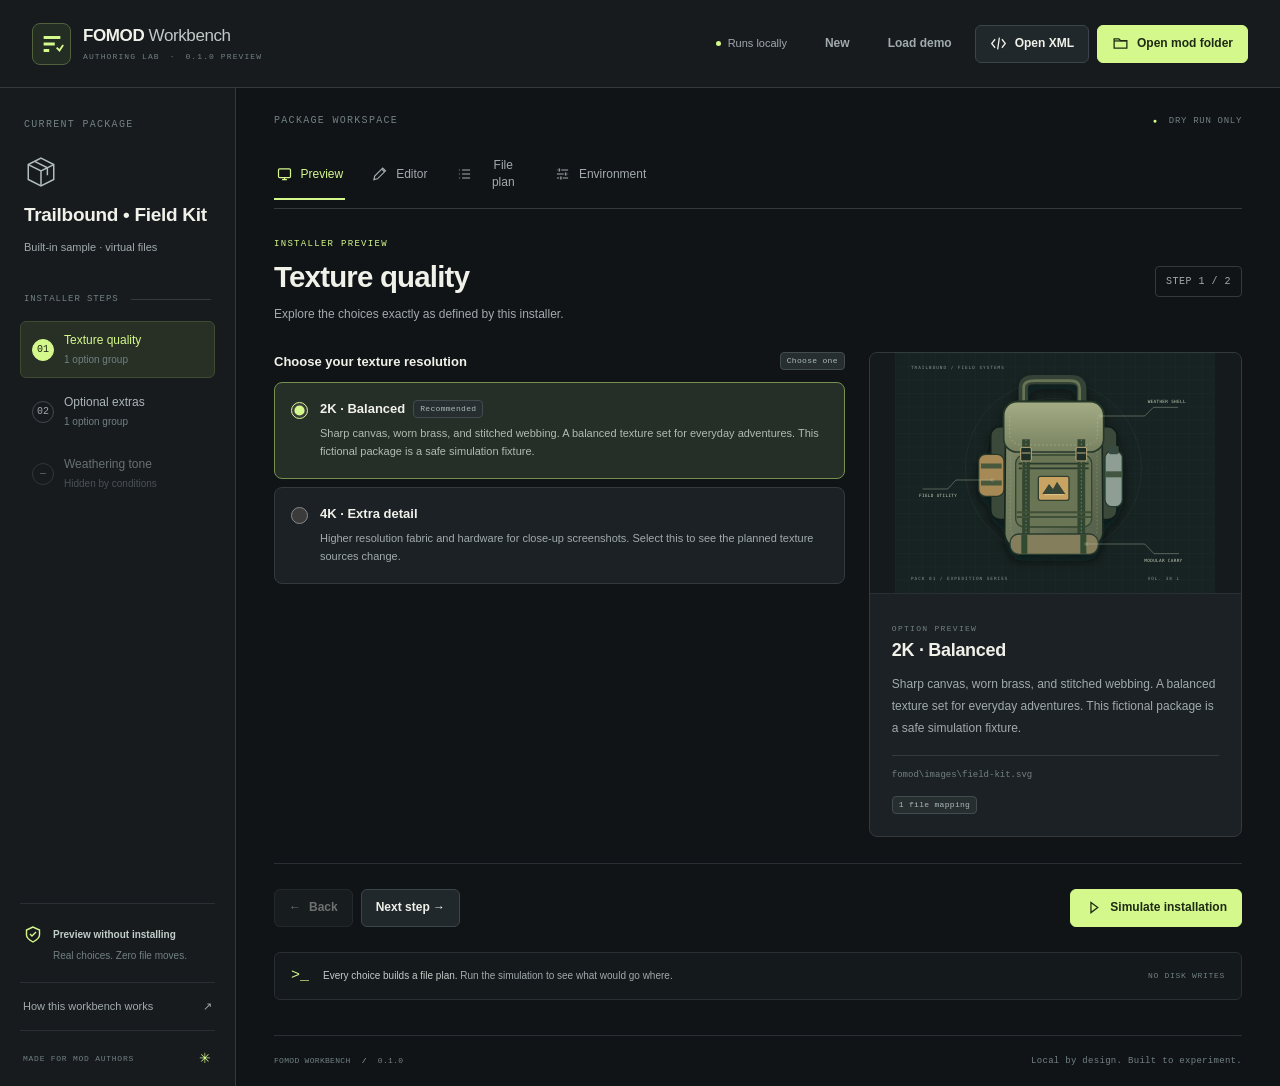
<file: fomod-workbench/index.html>
<!doctype html>
<html lang="en">
<head>
  <meta charset="utf-8">
  <meta name="viewport" content="width=device-width, initial-scale=1">
  <meta name="description" content="Preview, edit, and dry-run a FOMOD installer. A local, offline workbench for mod authors.">
  <meta name="color-scheme" content="dark">
  <meta http-equiv="Content-Security-Policy" content="default-src 'self'; script-src 'self'; style-src 'self'; img-src 'self' data: blob:; connect-src 'none'; object-src 'none'; base-uri 'none'; form-action 'none'">
  <title>FOMOD Workbench</title>
  <link rel="stylesheet" href="styles.css">
  <script src="engine.js" defer></script>
  <script src="demo.js" defer></script>
  <script src="app.js" defer></script>
</head>
<body>
  <a class="skip-link" href="#workspace-tabs">Skip to workspace</a>
  <header class="app-header">
    <a class="brand" href="index.html" aria-label="FOMOD Workbench home">
      <span class="brand-mark" aria-hidden="true"><svg viewBox="0 0 28 28" fill="none"><path d="M5 7h18M5 14h12M5 21h6" stroke="currentColor" stroke-width="3"/><path d="m19 18 3 3 4-6" stroke="currentColor" stroke-width="2"/></svg></span>
      <span class="brand-copy"><strong>FOMOD <span>Workbench</span></strong><span class="version-label">AUTHORING LAB <span class="version-dot">·</span> 0.1.0 PREVIEW</span></span>
    </a>
    <div class="header-actions">
      <span class="local-badge"><span aria-hidden="true"></span>Runs locally</span>
      <button id="new-installer" class="button-ghost" type="button">New</button>
      <button id="load-demo" class="button-ghost" type="button">Load demo</button>
      <button id="open-xml" class="button-secondary" type="button"><svg aria-hidden="true" viewBox="0 0 20 20" fill="none"><path d="m6 5-4 5 4 5m8-10 4 5-4 5m-3-12-2 14" stroke="currentColor" stroke-width="1.5"/></svg>Open XML</button>
      <button id="open-folder" class="button-primary" type="button"><svg aria-hidden="true" viewBox="0 0 20 20" fill="none"><path d="M2.5 6V4.5H8l2 2h7.5v9h-15V6Z" stroke="currentColor" stroke-width="1.5"/><path d="M2.5 7h15" stroke="currentColor" stroke-width="1.5"/></svg>Open mod folder</button>
    </div>
    <input id="folder-input" type="file" webkitdirectory multiple hidden>
    <input id="xml-input" type="file" accept=".xml,text/xml,application/xml" hidden>
  </header>

  <div class="app-layout">
    <aside class="project-sidebar" aria-label="Project and installer steps">
      <div class="project-card">
        <div class="eyebrow">CURRENT PACKAGE</div>
        <div class="package-icon" aria-hidden="true"><svg viewBox="0 0 32 32" fill="none"><path d="m16 3 12 6v14l-12 6-12-6V9l12-6Z" stroke="currentColor" stroke-width="1.4"/><path d="m4 9 12 6 12-6M16 15v14M10 6l12 6v7" stroke="currentColor" stroke-width="1.4"/></svg></div>
        <h1 id="project-name">Your next installer</h1>
        <p id="package-status" class="package-status">Open a mod folder or explore the demo.</p>
      </div>
      <div class="sidebar-section-heading"><span class="eyebrow">INSTALLER STEPS</span><span class="sidebar-line" aria-hidden="true"></span></div>
      <nav id="step-list" class="step-list" aria-label="Installer steps"><p class="muted sidebar-empty">Your wizard steps will appear here.</p></nav>
      <div class="sidebar-bottom">
        <div class="safe-mode"><span class="safe-mode-icon" aria-hidden="true"><svg viewBox="0 0 20 20" fill="none"><path d="M10 2 3.5 5v5c0 3.5 6.5 7 6.5 7s6.5-3.5 6.5-7V5L10 2Z" stroke="currentColor" stroke-width="1.4"/><path d="m7 9 2 2 4-4" stroke="currentColor" stroke-width="1.4"/></svg></span><div><strong>Preview without installing</strong><p>Real choices. Zero file moves.</p></div></div>
        <details class="help-details">
          <summary>How this workbench works <span aria-hidden="true">↗</span></summary>
          <div class="help-content"><p><strong>Open an extracted mod folder</strong> containing <code>fomod/ModuleConfig.xml</code>. Selecting the package root lets the workbench check file paths and show included images.</p><p>Your browser may call this an “upload.” Files are read locally and stay on your computer. Nothing is sent to a server, installed, or copied into your game.</p><p><strong>Open XML</strong> for quick editing without the package. Source files and local images cannot be verified in this mode.</p><p>The wizard previews the FOMOD’s choices and rules. Its appearance is a Workbench design; MO2 and Vortex render their own interfaces.</p><p>The XML draft is saved locally when your browser permits. <strong>Download XML</strong> to save a portable file. Reopen the package folder after reloading to restore images and file checks.</p></div>
        </details>
        <div class="sidebar-footer">MADE FOR MOD AUTHORS <span aria-hidden="true">✳</span></div>
      </div>
    </aside>

    <main class="workspace">
      <div class="workspace-topline"><span class="eyebrow">PACKAGE WORKSPACE</span><span class="workspace-tag"><span aria-hidden="true">●</span> DRY RUN ONLY</span></div>
      <div id="workspace-tabs" class="workspace-tabs" role="tablist" aria-label="Workspace views">
        <button id="tab-preview" type="button" role="tab" aria-selected="true" aria-controls="panel-preview" data-tab="preview" class="active"><svg aria-hidden="true" viewBox="0 0 20 20" fill="none"><rect x="2.5" y="3.5" width="15" height="11" rx="1.5" stroke="currentColor" stroke-width="1.5"/><path d="M7 17h6M10 14.5V17" stroke="currentColor" stroke-width="1.5"/></svg>Preview</button>
        <button id="tab-editor" type="button" role="tab" aria-selected="false" aria-controls="panel-editor" data-tab="editor"><svg aria-hidden="true" viewBox="0 0 20 20" fill="none"><path d="m12.5 3.5 4 4M3 17l4.5-1 10-10-3.5-3.5-10 10L3 17Z" stroke="currentColor" stroke-width="1.5"/></svg>Editor</button>
        <button id="tab-plan" type="button" role="tab" aria-selected="false" aria-controls="panel-plan" data-tab="plan"><svg aria-hidden="true" viewBox="0 0 20 20" fill="none"><path d="M7 5h10M7 10h10M7 15h10M3 5h1M3 10h1M3 15h1" stroke="currentColor" stroke-width="1.5"/></svg>File plan</button>
        <button id="tab-environment" type="button" role="tab" aria-selected="false" aria-controls="panel-environment" data-tab="environment"><svg aria-hidden="true" viewBox="0 0 20 20" fill="none"><path d="M3 5h14M3 10h14M3 15h14" stroke="currentColor" stroke-width="1.5"/><path d="M6 3v4m8 1v4m-6 1v4" stroke="var(--surface)" stroke-width="5"/><path d="M6 3v4m8 1v4m-6 1v4" stroke="currentColor" stroke-width="1.5"/></svg>Environment</button>
      </div>

      <div id="diagnostics" class="diagnostics" aria-live="polite"></div>

      <section id="panel-preview" class="workspace-panel" role="tabpanel" aria-labelledby="tab-preview">
        <div class="panel-heading"><div><div class="eyebrow accent">INSTALLER PREVIEW</div><h2 id="wizard-heading">Make your choices.</h2><p id="wizard-subtitle" class="panel-description">Explore the installer exactly as its rules unfold.</p></div><span id="step-counter" class="step-counter">READY TO PREVIEW</span></div>
        <div class="wizard-layout">
          <div id="wizard-groups" class="wizard-groups"><div class="empty-state"><div class="empty-symbol" aria-hidden="true">+</div><h3>Bring your installer to the workbench</h3><p>Open a mod folder or load the demo to try a complete wizard, make changes, and inspect a simulated file plan.</p></div></div>
          <aside id="option-inspector" class="option-inspector" aria-label="Option details"><div class="inspector-placeholder"><svg viewBox="0 0 64 64" fill="none" aria-hidden="true"><rect x="12" y="12" width="40" height="40" rx="4" stroke="currentColor" stroke-width="1.5"/><circle cx="25" cy="25" r="4" stroke="currentColor" stroke-width="1.5"/><path d="m13 45 15-15 12 11 6-6 6 7" stroke="currentColor" stroke-width="1.5"/></svg><span>OPTION PREVIEW</span></div><div class="inspector-content"><div class="eyebrow">A CLOSER LOOK</div><h3>Inspect an option</h3><p class="muted">Option descriptions and package images will appear here.</p></div></aside>
        </div>
        <div class="wizard-footer"><div class="navigation-buttons"><button id="wizard-back" class="button-secondary" type="button"><span aria-hidden="true">←</span> Back</button><button id="wizard-next" class="button-secondary" type="button">Next step <span aria-hidden="true">→</span></button></div><button id="simulate" class="button-primary" type="button"><svg viewBox="0 0 20 20" fill="none" aria-hidden="true"><path d="m7 4 8 6-8 6V4Z" stroke="currentColor" stroke-width="1.5"/></svg>Simulate installation</button></div>
        <div class="dry-run-strip"><span class="terminal-prompt" aria-hidden="true">&gt;_</span><p>Every choice builds a file plan. <span class="muted">Run the simulation to see what would go where.</span></p><span class="dry-run-tag">NO DISK WRITES</span></div>
      </section>

      <section id="panel-editor" class="workspace-panel" role="tabpanel" aria-labelledby="tab-editor" hidden>
        <div class="panel-heading"><div><div class="eyebrow accent">AUTHORING</div><h2>Refine your installer.</h2><p class="panel-description">Edit the details, preview the result, and take the XML with you.</p></div><div id="editor-mode" class="segmented-control" aria-label="Editor mode"><button type="button" data-editor-mode="visual" class="active" aria-pressed="true">Visual editor</button><button type="button" data-editor-mode="xml" aria-pressed="false">XML source</button></div></div>
        <div class="editor-notice"><span id="editor-status" role="status">Ready to edit.</span><p id="editor-help" class="muted">Apply changes to rebuild the preview. Download XML to save your work.</p></div>
        <div id="visual-editor" class="visual-editor"><div class="empty-state"><h3>Every detail, in reach</h3><p>Open a package to edit its name, wizard steps, option descriptions, and file mappings.</p></div></div>
        <textarea id="xml-editor" class="xml-editor" spellcheck="false" aria-label="ModuleConfig XML" wrap="off" hidden></textarea>
        <div class="editor-actions"><button id="apply-xml" class="button-primary" type="button">Apply XML to preview</button><button id="download-xml" class="button-secondary" type="button"><span aria-hidden="true">↓</span> Download ModuleConfig.xml</button><span class="muted">Your original package stays untouched.</span></div>
      </section>

      <section id="panel-plan" class="workspace-panel" role="tabpanel" aria-labelledby="tab-plan" hidden>
        <div class="panel-heading"><div><div class="eyebrow accent">SIMULATED OUTPUT</div><h2>A plan. Never an install.</h2><p class="panel-description">Trace the proposed file copies back to the choices that selected them.</p></div><span class="label-outline">READ ONLY</span></div>
        <div id="plan-summary" class="plan-summary"><div class="stat"><strong class="stat-value">—</strong><span class="stat-label">Planned files</span></div><div class="stat"><strong class="stat-value">—</strong><span class="stat-label">Package checks</span></div></div>
        <div class="toolbar plan-toolbar"><label class="search-field"><svg aria-hidden="true" viewBox="0 0 20 20" fill="none"><circle cx="8.5" cy="8.5" r="5.5" stroke="currentColor" stroke-width="1.5"/><path d="m13 13 4 4" stroke="currentColor" stroke-width="1.5"/></svg><input id="plan-search" type="search" aria-label="Search file plan" placeholder="Search files, destinations, or reasons…"></label><select id="plan-filter" aria-label="Filter file plan status"><option value="all">All statuses</option><option value="copy">Would copy</option><option value="overridden">Overridden</option><option value="missing">Missing source</option><option value="unverified">Unverified</option><option value="conflict">Conflicting destination</option><option value="invalid">Invalid mapping</option></select><div class="toolbar-spacer"></div><button id="download-plan" class="button-secondary" type="button">Export JSON <span aria-hidden="true">↓</span></button><button id="download-log" class="button-secondary" type="button">Export log <span aria-hidden="true">↓</span></button></div>
        <div class="table-wrap"><table class="plan-data-table"><thead><tr><th scope="col">Status</th><th scope="col">Source</th><th scope="col">Destination</th><th scope="col">Reason</th></tr></thead><tbody id="plan-table"><tr><td colspan="4" class="table-empty">Run a simulation to inspect the proposed file plan.</td></tr></tbody></table></div>
        <div class="console-panel"><div class="console-heading"><span><span class="console-dot" aria-hidden="true"></span>SIMULATION LOG</span><span>DRY RUN · NO FILES COPIED</span></div><pre id="plan-console" class="plan-console" tabindex="0" aria-label="Simulation console">Workbench ready.
Open a package, make your selections, and simulate an installation.
No files will be moved or installed.</pre></div>
      </section>

      <section id="panel-environment" class="workspace-panel" role="tabpanel" aria-labelledby="tab-environment" hidden>
        <div class="panel-heading"><div><div class="eyebrow accent">DEPENDENCY SANDBOX</div><h2>Try a different setup.</h2><p class="panel-description">Tell the wizard what exists in a pretend game environment.</p></div><span class="label-outline">SIMULATED</span></div>
        <div class="environment-intro"><div class="environment-symbol" aria-hidden="true">⌘</div><div><h3>Test the branches without touching your game.</h3><p>Mark dependency files as active, inactive, or missing to test conditional options and steps. These are mock values you control. The workbench does not scan your game or mod manager.</p></div></div>
        <div class="form-section"><div class="section-heading"><h3>Game version</h3><p class="muted">Used when the installer checks the game version.</p></div><label class="field version-field"><span class="field-label">Simulated version</span><input id="game-version" type="text" inputmode="decimal" value="1.0.0" placeholder="For example, 1.10.163" autocomplete="off"></label></div>
        <div class="form-section"><div class="section-heading"><h3>Dependency files</h3><p class="muted">File dependencies referenced by the current installer.</p></div><div id="environment-files"><div class="empty-state compact"><p>No file dependencies to configure yet.</p></div></div></div>
        <div class="editor-actions"><button id="apply-environment" class="button-primary" type="button">Apply environment</button><span class="muted">Recalculates available steps and options.</span></div>
      </section>
      <footer class="workspace-footer"><span>FOMOD WORKBENCH <span class="muted">/</span> 0.1.0</span><span>Local by design. Built to experiment.</span></footer>
    </main>
  </div>
  <div id="toast" class="toast" role="status" aria-live="polite"></div>
</body>
</html>
</file>
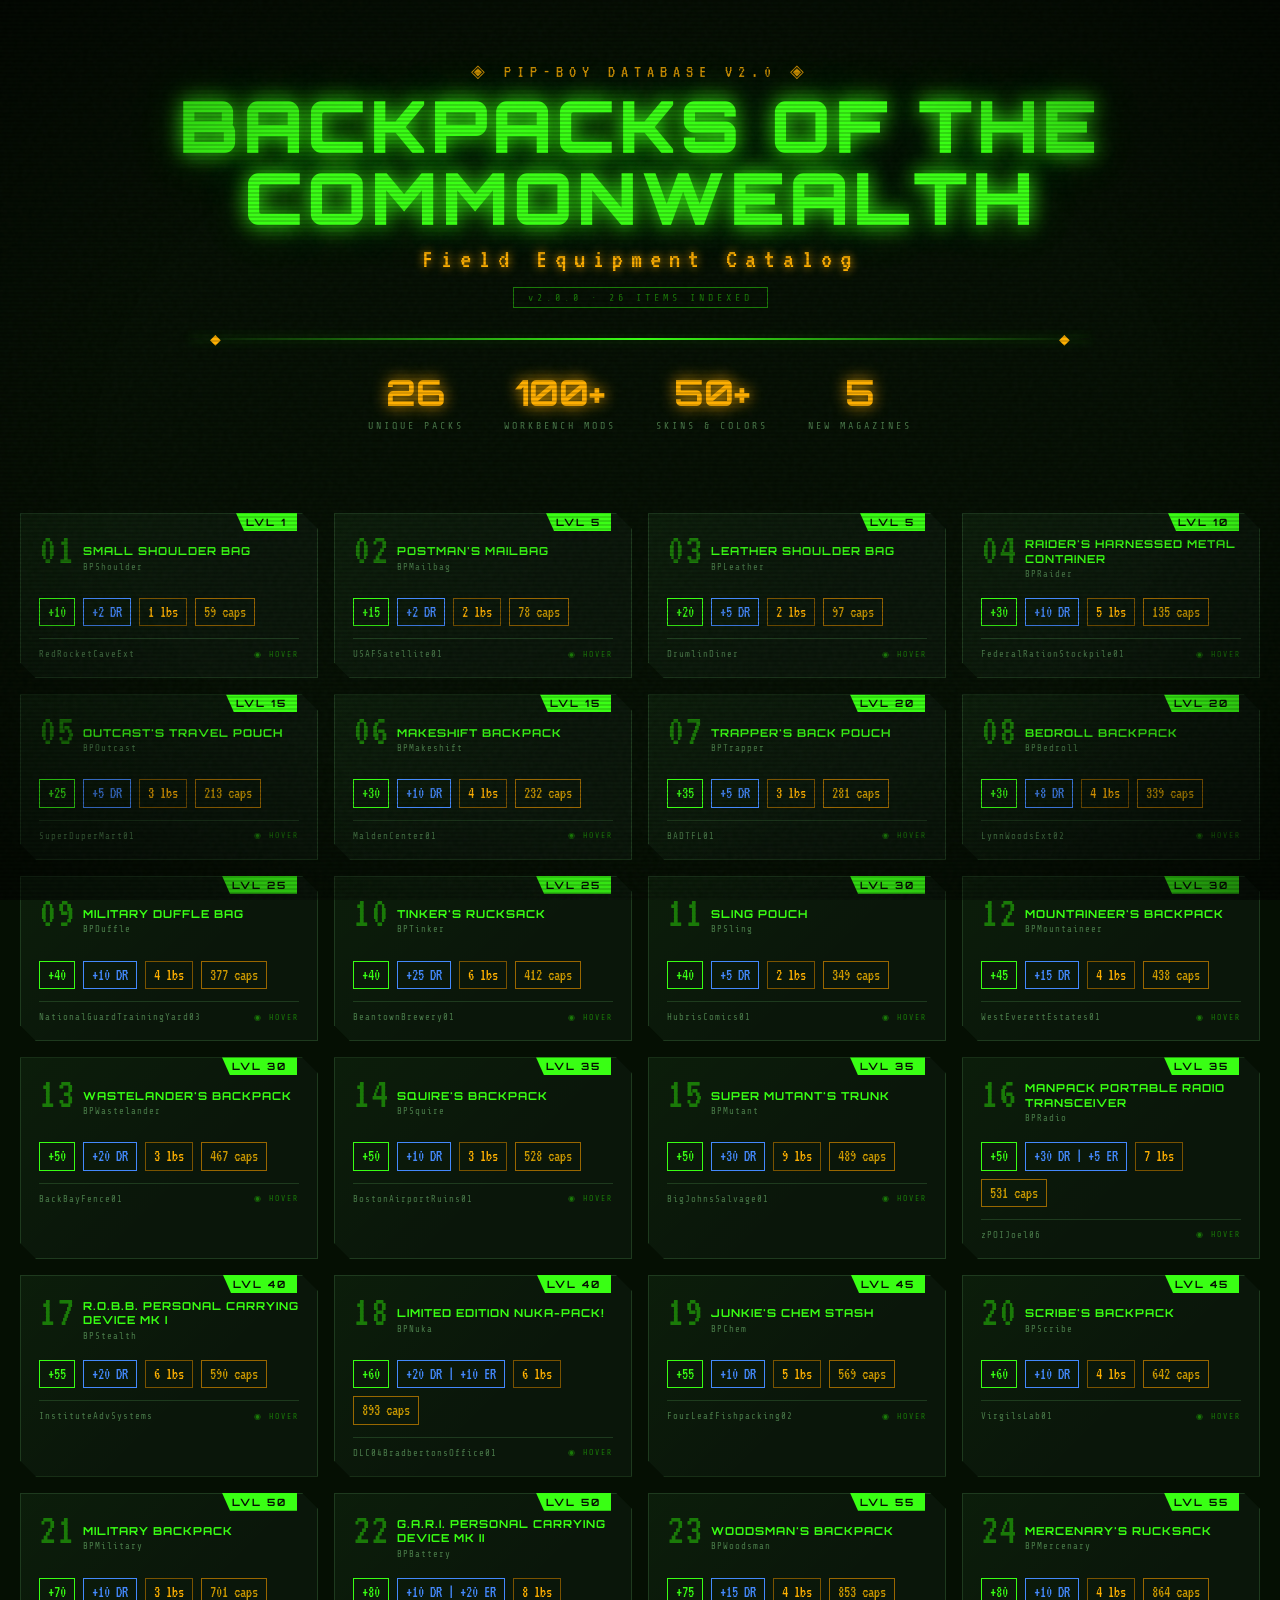
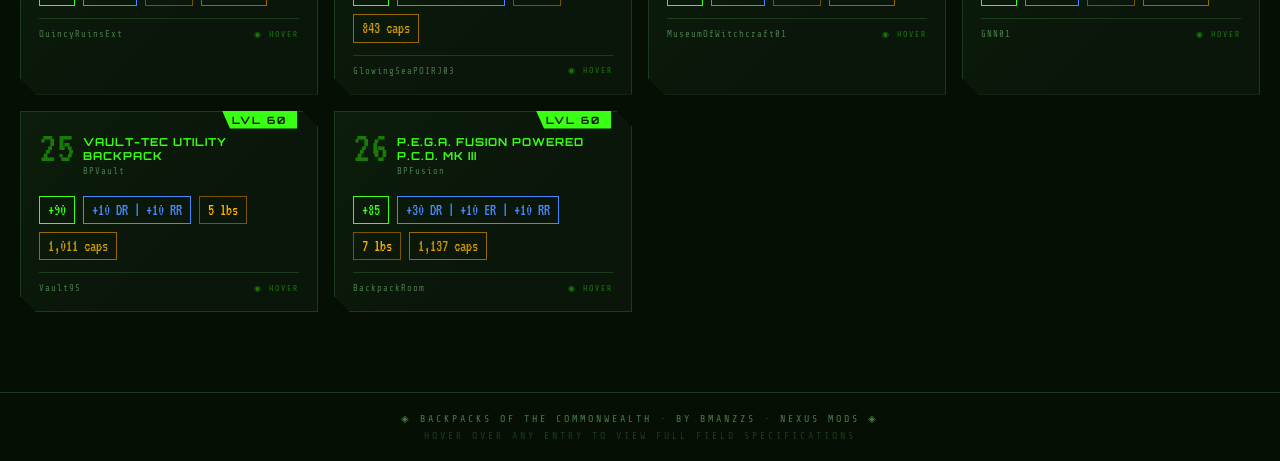
<file: backpacks (2).html>
<!DOCTYPE html>
<html lang="en">
<head>
<meta charset="UTF-8">
<meta name="viewport" content="width=device-width, initial-scale=1.0">
<title>Backpacks of the Commonwealth</title>
<link href="https://fonts.googleapis.com/css2?family=Share+Tech+Mono&family=Orbitron:wght@400;700;900&family=VT323&display=swap" rel="stylesheet">
<style>
  :root {
    --green: #39ff14;
    --green-dim: #1a7a08;
    --green-glow: rgba(57,255,20,0.3);
    --amber: #ffb000;
    --amber-dim: #7a5200;
    --red: #ff4444;
    --bg: #050f03;
    --bg2: #090f07;
    --card-bg: #0a160a;
    --border: #1e3a1e;
    --text-dim: #4a7a4a;
    --scanline: rgba(0,0,0,0.15);
  }

  * { margin: 0; padding: 0; box-sizing: border-box; }

  body {
    background: var(--bg);
    color: var(--green);
    font-family: 'Share Tech Mono', monospace;
    min-height: 100vh;
    overflow-x: hidden;
    position: relative;
  }

  /* Scanlines overlay */
  body::before {
    content: '';
    position: fixed;
    inset: 0;
    background: repeating-linear-gradient(
      0deg,
      transparent,
      transparent 2px,
      var(--scanline) 2px,
      var(--scanline) 4px
    );
    pointer-events: none;
    z-index: 9999;
  }

  /* CRT flicker */
  body::after {
    content: '';
    position: fixed;
    inset: 0;
    background: radial-gradient(ellipse at center, transparent 60%, rgba(0,0,0,0.5) 100%);
    pointer-events: none;
    z-index: 9998;
  }

  /* Noise texture */
  .noise {
    position: fixed;
    inset: 0;
    opacity: 0.03;
    background-image: url("data:image/svg+xml,%3Csvg viewBox='0 0 200 200' xmlns='http://www.w3.org/2000/svg'%3E%3Cfilter id='n'%3E%3CfeTurbulence type='fractalNoise' baseFrequency='0.9' numOctaves='4' stitchTiles='stitch'/%3E%3C/filter%3E%3Crect width='100%25' height='100%25' filter='url(%23n)'/%3E%3C/svg%3E");
    pointer-events: none;
    z-index: 9997;
  }

  header {
    text-align: center;
    padding: 60px 20px 40px;
    position: relative;
  }

  .pip-logo {
    font-family: 'VT323', monospace;
    font-size: clamp(14px, 2vw, 18px);
    color: var(--amber);
    letter-spacing: 6px;
    text-transform: uppercase;
    margin-bottom: 8px;
    opacity: 0.8;
    animation: flicker 8s infinite;
  }

  .main-title {
    font-family: 'Orbitron', sans-serif;
    font-size: clamp(28px, 6vw, 72px);
    font-weight: 900;
    letter-spacing: 4px;
    text-transform: uppercase;
    color: var(--green);
    text-shadow:
      0 0 20px var(--green),
      0 0 40px var(--green-glow),
      0 0 80px rgba(57,255,20,0.1);
    line-height: 1;
    animation: pulse-glow 3s ease-in-out infinite;
  }

  .subtitle {
    font-family: 'VT323', monospace;
    font-size: clamp(18px, 3vw, 28px);
    color: var(--amber);
    letter-spacing: 8px;
    margin-top: 12px;
    text-shadow: 0 0 10px var(--amber);
  }

  .divider {
    width: 100%;
    max-width: 900px;
    margin: 30px auto;
    height: 2px;
    background: linear-gradient(90deg, transparent, var(--green), transparent);
    box-shadow: 0 0 10px var(--green-glow);
    position: relative;
  }

  .divider::before, .divider::after {
    content: '◆';
    position: absolute;
    top: 50%;
    transform: translateY(-50%);
    color: var(--amber);
    font-size: 14px;
  }
  .divider::before { left: 20px; }
  .divider::after { right: 20px; }

  .stats-bar {
    display: flex;
    justify-content: center;
    gap: 40px;
    flex-wrap: wrap;
    margin: 0 auto 40px;
    max-width: 800px;
    padding: 0 20px;
  }

  .stat-item {
    text-align: center;
  }

  .stat-num {
    font-family: 'Orbitron', sans-serif;
    font-size: 36px;
    font-weight: 700;
    color: var(--amber);
    text-shadow: 0 0 15px var(--amber);
    display: block;
  }

  .stat-label {
    font-size: 10px;
    color: var(--text-dim);
    letter-spacing: 3px;
    text-transform: uppercase;
  }

  /* Grid */
  .grid {
    display: grid;
    grid-template-columns: repeat(auto-fill, minmax(280px, 1fr));
    gap: 16px;
    max-width: 1400px;
    margin: 0 auto;
    padding: 0 20px 80px;
  }

  .card {
    background: var(--card-bg);
    border: 1px solid var(--border);
    position: relative;
    overflow: visible;
    cursor: crosshair;
    transition: border-color 0.2s, box-shadow 0.2s;
    clip-path: polygon(0 0, calc(100% - 16px) 0, 100% 16px, 100% 100%, 16px 100%, 0 calc(100% - 16px));
  }

  .card::before {
    content: '';
    position: absolute;
    inset: 0;
    background: linear-gradient(135deg, rgba(57,255,20,0.03) 0%, transparent 60%);
    pointer-events: none;
  }

  .card:hover {
    border-color: var(--green);
    box-shadow: 0 0 20px var(--green-glow), inset 0 0 20px rgba(57,255,20,0.05);
    z-index: 100;
  }

  .card-inner {
    padding: 18px;
  }

  /* Level badge */
  .level-badge {
    position: absolute;
    top: -1px;
    right: 20px;
    background: var(--green);
    color: var(--bg);
    font-family: 'Orbitron', sans-serif;
    font-size: 10px;
    font-weight: 700;
    letter-spacing: 2px;
    padding: 3px 10px;
    clip-path: polygon(0 0, 100% 0, 100% 100%, 8px 100%);
  }

  /* Number */
  .card-num {
    font-family: 'VT323', monospace;
    font-size: 44px;
    color: var(--green-dim);
    line-height: 1;
    position: absolute;
    top: 14px;
    left: 18px;
    pointer-events: none;
  }

  /* Card header */
  .card-header {
    padding-left: 44px;
    min-height: 52px;
    display: flex;
    flex-direction: column;
    justify-content: center;
  }

  .card-name {
    font-family: 'Orbitron', sans-serif;
    font-size: 11px;
    font-weight: 700;
    color: var(--green);
    letter-spacing: 1px;
    text-transform: uppercase;
    line-height: 1.3;
  }

  .card-id {
    font-size: 9px;
    color: var(--text-dim);
    letter-spacing: 1px;
    margin-top: 3px;
  }

  /* Quick stats row */
  .quick-stats {
    display: flex;
    gap: 8px;
    margin-top: 14px;
    flex-wrap: wrap;
  }

  .qs-chip {
    font-family: 'VT323', monospace;
    font-size: 16px;
    padding: 2px 8px;
    border: 1px solid;
    line-height: 1.4;
  }

  .qs-cc { border-color: var(--green); color: var(--green); }
  .qs-dr { border-color: #4488ff; color: #4488ff; }
  .qs-wt { border-color: var(--amber-dim); color: var(--amber); }
  .qs-val { border-color: #996600; color: #cc9900; }

  /* Global floating tooltip — lives on body, not inside clipped cards */
  #floating-tooltip {
    position: fixed;
    width: 320px;
    background: #040d04;
    border: 1px solid var(--green);
    box-shadow: 0 0 30px var(--green-glow), 0 0 60px rgba(57,255,20,0.1);
    opacity: 0;
    pointer-events: none;
    transition: opacity 0.15s ease, transform 0.15s ease;
    z-index: 10000;
    clip-path: polygon(0 0, calc(100% - 12px) 0, 100% 12px, 100% 100%, 12px 100%, 0 calc(100% - 12px));
    transform: translateY(4px);
    max-height: 90vh;
    overflow-y: auto;
  }

  #floating-tooltip.visible {
    opacity: 1;
    transform: translateY(0);
  }

  .tt-header {
    background: var(--green);
    color: var(--bg);
    padding: 10px 14px;
    font-family: 'Orbitron', sans-serif;
    font-size: 10px;
    font-weight: 700;
    letter-spacing: 2px;
    text-transform: uppercase;
    display: flex;
    justify-content: space-between;
    align-items: center;
  }

  .tt-level-tag {
    background: var(--bg);
    color: var(--green);
    padding: 2px 8px;
    font-size: 9px;
    letter-spacing: 2px;
  }

  .tt-body {
    padding: 14px;
  }

  .tt-desc {
    font-family: 'VT323', monospace;
    font-size: 17px;
    color: #aaddaa;
    line-height: 1.4;
    margin-bottom: 14px;
    padding-bottom: 12px;
    border-bottom: 1px solid var(--border);
  }

  .tt-section-label {
    font-size: 9px;
    color: var(--text-dim);
    letter-spacing: 3px;
    text-transform: uppercase;
    margin-bottom: 6px;
    margin-top: 12px;
  }

  .tt-section-label:first-of-type { margin-top: 0; }

  .tt-stat-grid {
    display: grid;
    grid-template-columns: 1fr 1fr;
    gap: 6px;
  }

  .tt-stat {
    display: flex;
    flex-direction: column;
  }

  .tt-stat-key {
    font-size: 8px;
    color: var(--text-dim);
    letter-spacing: 2px;
    text-transform: uppercase;
  }

  .tt-stat-val {
    font-family: 'VT323', monospace;
    font-size: 20px;
    line-height: 1.2;
  }

  .tt-stat-val.green { color: var(--green); text-shadow: 0 0 8px var(--green-glow); }
  .tt-stat-val.blue { color: #66aaff; }
  .tt-stat-val.amber { color: var(--amber); }
  .tt-stat-val.red { color: var(--red); }
  .tt-stat-val.purple { color: #cc88ff; }

  /* Tier progression table */
  .tier-table {
    width: 100%;
    border-collapse: collapse;
    margin-top: 2px;
  }

  .tier-table tr {
    border-bottom: 1px solid rgba(30,58,30,0.6);
    transition: background 0.1s;
  }

  .tier-table tr:last-child { border-bottom: none; }
  .tier-table tr:hover { background: rgba(57,255,20,0.04); }

  .tier-num {
    font-family: 'Orbitron', sans-serif;
    font-size: 8px;
    color: var(--green-dim);
    padding: 5px 6px 5px 0;
    white-space: nowrap;
    vertical-align: middle;
    width: 28px;
    letter-spacing: 1px;
  }

  .tier-cells {
    display: flex;
    flex-wrap: wrap;
    gap: 4px;
    padding: 5px 0;
    align-items: center;
  }

  .tier-cell {
    font-family: 'VT323', monospace;
    font-size: 15px;
    padding: 1px 6px;
    line-height: 1.4;
    border: 1px solid;
  }

  .tier-cell.cc  { color: var(--green);  border-color: rgba(57,255,20,0.35); background: rgba(57,255,20,0.05); }
  .tier-cell.pos { color: #66dd66;       border-color: rgba(80,200,80,0.3);  background: rgba(80,200,80,0.04); }
  .tier-cell.neg { color: #dd6666;       border-color: rgba(200,80,80,0.3);  background: rgba(200,80,80,0.04); }
  .tier-cell.fx  { color: #aaaaff;       border-color: rgba(120,120,255,0.3);background: rgba(120,120,255,0.04); }
  .tier-cell.neu { color: #88aacc;       border-color: rgba(100,150,200,0.3);background: rgba(100,150,200,0.04); }

  .colors-row {
    display: flex;
    flex-wrap: wrap;
    gap: 4px;
  }

  .color-tag {
    font-size: 9px;
    letter-spacing: 1px;
    color: var(--amber);
    border: 1px solid var(--amber-dim);
    padding: 2px 6px;
    text-transform: uppercase;
  }

  .location-box {
    font-family: 'VT323', monospace;
    font-size: 16px;
    color: #55aa55;
    padding: 8px 10px;
    background: rgba(57,255,20,0.04);
    border-left: 2px solid var(--green-dim);
    margin-top: 10px;
    word-break: break-all;
  }

  /* Bottom bar */
  .card-footer {
    display: flex;
    align-items: center;
    justify-content: space-between;
    margin-top: 12px;
    padding-top: 10px;
    border-top: 1px solid var(--border);
  }

  .location-snippet {
    font-size: 9px;
    color: var(--text-dim);
    letter-spacing: 1px;
    flex: 1;
    overflow: hidden;
    text-overflow: ellipsis;
    white-space: nowrap;
  }

  .hover-hint {
    font-size: 8px;
    color: var(--green-dim);
    letter-spacing: 2px;
    flex-shrink: 0;
  }

  /* Flicker animation */
  @keyframes flicker {
    0%, 95%, 100% { opacity: 1; }
    96% { opacity: 0.6; }
    97% { opacity: 1; }
    98% { opacity: 0.7; }
    99% { opacity: 1; }
  }

  @keyframes pulse-glow {
    0%, 100% { text-shadow: 0 0 20px var(--green), 0 0 40px var(--green-glow), 0 0 80px rgba(57,255,20,0.1); }
    50% { text-shadow: 0 0 30px var(--green), 0 0 60px rgba(57,255,20,0.5), 0 0 100px rgba(57,255,20,0.2); }
  }

  @keyframes scanin {
    from { opacity: 0; transform: translateY(10px); }
    to { opacity: 1; transform: translateY(0); }
  }

  .card {
    animation: scanin 0.4s ease both;
  }

  /* stagger */
  .card:nth-child(1)  { animation-delay: 0.02s }
  .card:nth-child(2)  { animation-delay: 0.04s }
  .card:nth-child(3)  { animation-delay: 0.06s }
  .card:nth-child(4)  { animation-delay: 0.08s }
  .card:nth-child(5)  { animation-delay: 0.10s }
  .card:nth-child(6)  { animation-delay: 0.12s }
  .card:nth-child(7)  { animation-delay: 0.14s }
  .card:nth-child(8)  { animation-delay: 0.16s }
  .card:nth-child(9)  { animation-delay: 0.18s }
  .card:nth-child(10) { animation-delay: 0.20s }
  .card:nth-child(11) { animation-delay: 0.22s }
  .card:nth-child(12) { animation-delay: 0.24s }
  .card:nth-child(13) { animation-delay: 0.26s }
  .card:nth-child(14) { animation-delay: 0.28s }
  .card:nth-child(15) { animation-delay: 0.30s }
  .card:nth-child(16) { animation-delay: 0.32s }
  .card:nth-child(17) { animation-delay: 0.34s }
  .card:nth-child(18) { animation-delay: 0.36s }
  .card:nth-child(19) { animation-delay: 0.38s }
  .card:nth-child(20) { animation-delay: 0.40s }
  .card:nth-child(21) { animation-delay: 0.42s }
  .card:nth-child(22) { animation-delay: 0.44s }
  .card:nth-child(23) { animation-delay: 0.46s }
  .card:nth-child(24) { animation-delay: 0.48s }
  .card:nth-child(25) { animation-delay: 0.50s }
  .card:nth-child(26) { animation-delay: 0.52s }

  /* Version tag */
  .version-badge {
    display: inline-block;
    margin-top: 14px;
    font-size: 10px;
    letter-spacing: 4px;
    color: var(--green-dim);
    border: 1px solid var(--green-dim);
    padding: 4px 14px;
  }

  footer {
    text-align: center;
    padding: 20px;
    font-size: 10px;
    color: var(--text-dim);
    letter-spacing: 3px;
    border-top: 1px solid var(--border);
    max-width: 1400px;
    margin: 0 auto;
  }

  /* Responsive: hide tooltip on mobile, show inline */
  @media (max-width: 700px) {
    .tooltip {
      display: none;
    }
    .grid {
      grid-template-columns: 1fr;
    }
  }
</style>
</head>
<body>
<div class="noise"></div>

<header>
  <div class="pip-logo">◈ Pip-Boy Database v2.0 ◈</div>
  <div class="main-title">Backpacks of the<br>Commonwealth</div>
  <div class="subtitle">Field Equipment Catalog</div>
  <div class="version-badge">v2.0.0 · 26 ITEMS INDEXED</div>
  <div class="divider"></div>
  <div class="stats-bar">
    <div class="stat-item">
      <span class="stat-num">26</span>
      <span class="stat-label">Unique Packs</span>
    </div>
    <div class="stat-item">
      <span class="stat-num">100+</span>
      <span class="stat-label">Workbench Mods</span>
    </div>
    <div class="stat-item">
      <span class="stat-num">50+</span>
      <span class="stat-label">Skins & Colors</span>
    </div>
    <div class="stat-item">
      <span class="stat-num">5</span>
      <span class="stat-label">New Magazines</span>
    </div>
  </div>
</header>

<div class="grid" id="grid"></div>

<footer>
  ◈ BACKPACKS OF THE COMMONWEALTH · BY BMANZZS · NEXUS MODS ◈<br>
  <span style="color:#1e3a1e;margin-top:6px;display:block;">HOVER OVER ANY ENTRY TO VIEW FULL FIELD SPECIFICATIONS</span>
</footer>

<script>
const BACKPACKS = [
  {
    num: 1, level: 1,
    name: "Small Shoulder Bag",
    id: "BPShoulder",
    desc: "Increases the wearer's overall carry capacity by +10.",
    location: "RedRocketCaveExt — Inside house southeast of Red Rocket Truck Stop",
    cc: "+10 / +15 / +20 CC",
    dr: "+2 DR",
    special: [],
    crafting: "Cloth ×6 · Leather ×3 · Adhesive ×3 · Wonderglue ×1",
    weight: "1 lbs",
    value: "59 caps",
    colors: ["Default"],
    upgrades: ["+10 CC Base", "+15 CC Reinforced", "+20 CC Heavy Duty"]
  },
  {
    num: 2, level: 5,
    name: "Postman's Mailbag",
    id: "BPMailbag",
    desc: "Increases the wearer's overall carry capacity by +15. Extra mail storage.",
    location: "USAFSatellite01 — USAF Satellite Station Olivia",
    cc: "+15 / +20 / +25 CC",
    dr: "+2 DR → +10 DR",
    special: [],
    crafting: "Cloth ×7 · Leather ×4 · Adhesive ×4 · Duct Tape ×1",
    weight: "2 lbs",
    value: "78 caps",
    colors: ["Default"],
    upgrades: ["+15 CC Base", "+20 CC Reinforced", "+25 CC Heavy Duty"]
  },
  {
    num: 3, level: 5,
    name: "Leather Shoulder Bag",
    id: "BPLeather",
    desc: "Increases the wearer's overall carry capacity by +20. Rugged leather construction.",
    location: "DrumlinDiner — Drumlin Diner",
    cc: "+20 / +25 CC",
    dr: "+5 DR → +15 DR",
    special: [],
    crafting: "Leather ×8 · Cloth ×4 · Adhesive ×4 · Wonderglue ×1",
    weight: "2 lbs",
    value: "97 caps",
    colors: ["Brown Leather", "Black Leather"],
    upgrades: ["+20 CC Base", "+25 CC Reinforced"]
  },
  {
    num: 4, level: 10,
    name: "Raider's Harnessed Metal Container",
    id: "BPRaider",
    desc: "Increases the wearer's overall carry capacity by +30. -1 Agility. Jury-rigged with whatever wasn't nailed down.",
    location: "FederalRationStockpile01 — Federal Ration Stockpile",
    cc: "+30 / +35 CC",
    dr: "+10 DR → +30 DR",
    special: ["-1 AGI", "→ +0 AGI"],
    crafting: "Leather ×8 · Steel ×5 · Adhesive ×5 · Screws ×3 · Metal Bucket ×1 · [Armorer 1]",
    weight: "5 lbs",
    value: "135 caps",
    colors: ["Default"],
    upgrades: ["+30 CC | -1 AGI Base", "+35 CC | +0 AGI Reinforced"]
  },
  {
    num: 5, level: 15,
    name: "Outcast's Travel Pouch",
    id: "BPOutcast",
    desc: "Increases the wearer's overall carry capacity by +25. -2 Agility. Standard Brotherhood Outcast field pack.",
    location: "SuperDuperMart01 — Super Duper Mart",
    cc: "+25 / +30 / +35 / +40 CC",
    dr: "+5 DR → +20 DR",
    special: ["-2 AGI", "-1 AGI", "+0 AGI", "+1 END"],
    crafting: "Cloth ×8 · Leather ×5 · Adhesive ×5 · Aluminum ×3 · Brahmin Hide ×1 · [Armorer 1]",
    weight: "3 lbs",
    value: "213 caps",
    colors: ["Green", "Tan"],
    upgrades: ["+25 CC | -2 AGI", "+30 CC | -1 AGI", "+35 CC | +0 AGI", "+40 CC | +1 END"]
  },
  {
    num: 6, level: 15,
    name: "Makeshift Backpack",
    id: "BPMakeshift",
    desc: "Increases the wearer's overall carry capacity by +30. -1 Agility. Built from scratch with salvaged materials.",
    location: "MaldenCenter01 — Malden Center",
    cc: "+30 / +35 / +40 CC",
    dr: "+10 DR → +20 DR",
    special: ["-1 AGI", "+0 AGI", "+1 LCK (Lucky)"],
    crafting: "Cloth ×9 · Leather ×5 · Adhesive ×5 · Steel ×3 · Bag of Cement ×1 · Duct Tape ×1",
    weight: "4 lbs",
    value: "232 caps",
    colors: ["Default"],
    upgrades: ["+30 CC | -1 AGI", "+35 CC | -1 AGI", "+40 CC Water | +0 AGI", "+40 CC Lucky | +1 LCK"]
  },
  {
    num: 7, level: 20,
    name: "Trapper's Back Pouch",
    id: "BPTrapper",
    desc: "Increases the wearer's overall carry capacity by +35. -1 Agility. +10% damage against bugs.",
    location: "BADTFL01 — BADTFL Regional Office",
    cc: "+35 / +40 / +45 CC",
    dr: "+5 DR → +15 DR → +30 DR",
    special: ["-1 AGI", "+0 AGI", "Bug Dmg Bonus"],
    crafting: "Leather ×8 · Cloth ×5 · Adhesive ×6 · Bone ×3 · Aluminum ×3 · Radstag Hide ×1",
    weight: "3 lbs",
    value: "281 caps",
    colors: ["Default"],
    upgrades: ["+35 CC | -1 AGI | Bug Dmg", "+40 CC | -1 AGI | Bug Dmg", "+45 CC | +0 AGI | Bug Dmg"]
  },
  {
    num: 8, level: 20,
    name: "Bedroll Backpack",
    id: "BPBedroll",
    desc: "Increases the wearer's overall carry capacity by +30. -1 Agility. Built-in bedroll for survival situations.",
    location: "LynnWoodsExt02 — Lynn Woods",
    cc: "+30 / +35 / +40 / +45 CC",
    dr: "+8 DR",
    special: ["-1 AGI", "+0 AGI", "+1 CHR (Charisma)"],
    crafting: "Cloth ×10 · Leather ×6 · Adhesive ×6 · Straw Pillow ×1 · Comfy Pillow ×1",
    weight: "4 lbs",
    value: "339 caps",
    colors: ["Default"],
    upgrades: ["+30 CC | -1 AGI", "+35 CC | +0 AGI", "+40 CC | +0 AGI", "+45 CC | +1 CHR"]
  },
  {
    num: 9, level: 25,
    name: "Military Duffle Bag",
    id: "BPDuffle",
    desc: "Increases the wearer's overall carry capacity by +40. -1 Agility. Weapon reload speed increased.",
    location: "NationalGuardTrainingYard03 — National Guard Training Yard",
    cc: "+40 / +45 / +50 CC",
    dr: "+10 DR → +20 DR",
    special: ["-1 AGI", "+0 AGI", "+Reload Speed"],
    crafting: "Cloth ×10 · Leather ×7 · Adhesive ×7 · Aluminum ×4 · Military Ammo Bag ×1 · [Armorer 2]",
    weight: "4 lbs",
    value: "377 caps",
    colors: ["Default", "Blue"],
    upgrades: ["+40 CC | -1 AGI | +Reload", "+45 CC | -1 AGI | +Reload", "+50 CC | +0 AGI | +Reload"]
  },
  {
    num: 10, level: 25,
    name: "Tinker's Rucksack",
    id: "BPTinker",
    desc: "Increases the wearer's overall carry capacity by +40. -2 Agility. Heavy-duty toolbag for serious work.",
    location: "BeantownBrewery01 — Beantown Brewery",
    cc: "+40 / +45 / +50 CC",
    dr: "+25 DR → +35 DR",
    special: ["-2 AGI", "-1 AGI", "+0 AGI"],
    crafting: "Leather ×8 · Cloth ×6 · Adhesive ×7 · Gears ×4 · Screws ×3 · Adjustable Wrench ×1 · [Armorer 2]",
    weight: "6 lbs",
    value: "412 caps",
    colors: ["Default"],
    upgrades: ["+40 CC | -2 AGI", "+45 CC | -1 AGI", "+45 CC Plus | -1 AGI", "+50 CC | +0 AGI", "+50 CC Plus | +0 AGI"]
  },
  {
    num: 11, level: 30,
    name: "Sling Pouch",
    id: "BPSling",
    desc: "Increases the wearer's overall carry capacity by +40. -1 Agility. Increased AP regeneration.",
    location: "HubrisComics01 — Hubris Comics",
    cc: "+40 / +45 / +50 / +55 CC",
    dr: "+5 DR",
    special: ["-1 AGI", "+0 AGI", "+10–20 AP Regen"],
    crafting: "Leather ×8 · Cloth ×5 · Adhesive ×7 · Rubber ×3 · Tongs ×1 · Clipboard ×1 · [Armorer 2]",
    weight: "2 lbs",
    value: "349 caps",
    colors: ["Default"],
    upgrades: ["+40 CC | -1 AGI | +10 AP Regen", "+45 CC | +0 AGI | +15 AP Regen", "+50 CC | +0 AGI | +20 AP Regen", "+55 CC | +0 AGI | +20 AP Sprint Regen"]
  },
  {
    num: 12, level: 30,
    name: "Mountaineer's Backpack",
    id: "BPMountaineer",
    desc: "Increases the wearer's overall carry capacity by +45. -1 Agility. Built for rough terrain.",
    location: "WestEverettEstates01 — West Everett Estates",
    cc: "+45 / +50 / +55 CC",
    dr: "+15 DR",
    special: ["-1 AGI", "+0 AGI", "+1 END (Endurance)"],
    crafting: "Cloth ×10 · Leather ×7 · Adhesive ×8 · Aluminum ×4 · Military Grade Duct Tape ×1 · [Armorer 2]",
    weight: "4 lbs",
    value: "438 caps",
    colors: ["Green", "Blue", "Rose"],
    upgrades: ["+45 CC | -1 AGI", "+50 CC | +0 AGI", "+55 CC | +0 AGI | +1 END"]
  },
  {
    num: 13, level: 30,
    name: "Wastelander's Backpack",
    id: "BPWastelander",
    desc: "Increases the wearer's overall carry capacity by +50. -1 Agility. Water and radiation management features.",
    location: "BackBayFence01 — Trinity Tower area",
    cc: "+50 / +55 / +60 CC",
    dr: "+20 DR",
    special: ["-1 AGI", "+0 AGI", "+Water", "+Rad Scrub"],
    crafting: "Cloth ×10 · Leather ×8 · Adhesive ×8 · Aluminum ×4 · Molerat Hide ×2",
    weight: "3 lbs",
    value: "467 caps",
    colors: ["Green", "Blue"],
    upgrades: ["+50 CC | -1 AGI", "+55 CC | +0 AGI", "+60 CC | +0 AGI", "+60 CC | +Water Mgmt", "+60 CC | +Water+Rads"]
  },
  {
    num: 14, level: 35,
    name: "Squire's Backpack",
    id: "BPSquire",
    desc: "Increases the wearer's overall carry capacity by +50. -2 Agility. Brotherhood of Steel field pack.",
    location: "BostonAirportRuins01 — Boston Airport Ruins",
    cc: "+50 / +55 / +60 CC",
    dr: "+10 DR → +20 DR → +30 DR",
    special: ["-2 AGI", "-1 AGI", "+0 AGI", "+1 END"],
    crafting: "Leather ×9 · Cloth ×7 · Adhesive ×8 · Ballistic Fiber ×2 · Basketball ×1 · Baseball ×1 · [Armorer 2]",
    weight: "3 lbs",
    value: "528 caps",
    colors: ["Brown Leather", "Army Green Canvas", "Black Leather"],
    upgrades: ["+50 CC | -2 AGI", "+55 CC | -1 AGI", "+60 CC | +0 AGI", "+60 CC Plus | +1 END"]
  },
  {
    num: 15, level: 35,
    name: "Super Mutant's Trunk",
    id: "BPMutant",
    desc: "Increases the wearer's overall carry capacity by +50. -2 Agility. Salvaged from a super mutant camp. Guarded by a legendary super mutant.",
    location: "BigJohnsSalvage01 — Big John's Salvage (shelter)",
    cc: "+50 / +55 / +60 / +65 CC",
    dr: "+30 DR → +40 DR",
    special: ["-2 AGI", "-1 AGI", "+0 AGI", "+1 END", "+1 LCK (Lucky)"],
    crafting: "Leather ×11 · Steel ×7 · Adhesive ×8 · Ballistic Fiber ×3 · Shopping Basket ×1 · [Strong Bonus]",
    weight: "9 lbs",
    value: "489 caps",
    colors: ["Default"],
    upgrades: ["+50 CC | -2 AGI", "+55 CC | -1 AGI", "+60 CC | +0 AGI", "+65 CC Lucky | +1 LCK", "+65 CC Unarmed | +0 AGI"]
  },
  {
    num: 16, level: 35,
    name: "Manpack Portable Radio Transceiver",
    id: "BPRadio",
    desc: "Increases the wearer's overall carry capacity by +50. -2 Agility. +5% Accuracy in V.A.T.S.",
    location: "zPOIJoel06 — Electrical Hobbyist's Club",
    cc: "+50 / +55 / +60 / +65 CC",
    dr: "+30 DR | +5 ER",
    special: ["-2 AGI", "-1 AGI", "+0 AGI", "+VATS Accuracy"],
    crafting: "Aluminum ×7 · Leather ×7 · Adhesive ×8 · Circuitry ×3 · Vacuum Tube ×1 · Sensor Module ×1",
    weight: "7 lbs",
    value: "531 caps",
    colors: ["Default"],
    upgrades: ["+50 CC | -2 AGI | VATS", "+55 CC | -1 AGI | VATS", "+60 CC | +0 AGI | VATS", "+65 CC | +0 AGI | VATS"]
  },
  {
    num: 17, level: 40,
    name: "R.O.B.B. Personal Carrying Device Mk I",
    id: "BPStealth",
    desc: "Increases the wearer's overall carry capacity by +55. -1 Agility. Advanced robotic carrying system.",
    location: "InstituteAdvSystems — Institute Advanced Systems",
    cc: "+55 / +60 / +65 CC",
    dr: "+20 DR",
    special: ["-1 AGI", "+0 AGI", "+1 END", "+Sneak", "+Water/Rads"],
    crafting: "Aluminum ×8 · Leather ×7 · Adhesive ×9 · Circuitry ×4 · Sensor Module ×1 · Biometric Scanner ×1",
    weight: "6 lbs",
    value: "590 caps",
    colors: ["Default"],
    upgrades: ["+55 CC | -1 AGI", "+60 CC Sneak | +0 AGI", "+65 CC Plus | +0 AGI", "+65 CC Rads | +1 END", "+65 CC Water+Rads | +1 END"]
  },
  {
    num: 18, level: 40,
    name: "Limited Edition Nuka-Pack!",
    id: "BPNuka",
    desc: "Increases the wearer's overall carry capacity by +60. Nuka-Cola branded collector's pack with extensive upgrades.",
    location: "DLC04BradbertonsOffice01 — Bradberton's Office (Nuka-World)",
    cc: "+60 / +65 / +70 / +100 / +110 CC",
    dr: "+20 DR | +10 ER",
    special: ["+2 INT", "+2 END", "+2 PER", "+2 AGI", "+2 STR", "+2 LCK"],
    crafting: "Aluminum ×8 · Leather ×7 · Adhesive ×9 · Nuclear Material ×3 · Nuka-Cola ×6 · Military-Grade items",
    weight: "6 lbs",
    value: "893 caps",
    colors: ["Many Nuka variants"],
    upgrades: ["+60 CC Base", "+65 CC | +2 INT/STR/etc", "+70 CC Max HP/AP", "+70 CC | +20DR/+20RR", "+70 CC Rads", "+100 CC", "+110 CC"]
  },
  {
    num: 19, level: 45,
    name: "Junkie's Chem Stash",
    id: "BPChem",
    desc: "Increases the wearer's overall carry capacity by +55. -2 Agility. +5% damage resistance per chem.",
    location: "FourLeafFishpacking02 — Four Leaf Fishpacking Plant",
    cc: "+55 / +60 / +65 / +70 CC",
    dr: "+10 DR",
    special: ["-2 AGI", "-1 AGI", "+0 AGI", "+5% Dmg Resist per Chem"],
    crafting: "Cloth ×9 · Leather ×7 · Adhesive ×8 · Antiseptic ×4 · Mentats ×1 · Psycho ×1 · Table Spoon ×1",
    weight: "5 lbs",
    value: "569 caps",
    colors: ["Default"],
    upgrades: ["+55 CC | -2 AGI | +Add 5", "+60 CC | -1 AGI | +Add 5/5", "+65 CC | +0 AGI | +Add 5/10", "+70 CC | +0 AGI | +Add 10/10"]
  },
  {
    num: 20, level: 45,
    name: "Scribe's Backpack",
    id: "BPScribe",
    desc: "Increases the wearer's overall carry capacity by +60. -2 Agility. Brotherhood Scribe issue field pack.",
    location: "VirgilsLab01 — Virgil's Laboratory (Glowing Sea)",
    cc: "+60 / +65 / +70 / +75 CC",
    dr: "+10 DR",
    special: ["-2 AGI", "-1 AGI", "+0 AGI", "+1 END"],
    crafting: "Cloth ×10 · Leather ×8 · Adhesive ×9 · Ballistic Fiber ×4 · Military-Grade Duct Tape ×1",
    weight: "4 lbs",
    value: "642 caps",
    colors: ["Default"],
    upgrades: ["+60 CC | -2 AGI", "+65 CC | -1 AGI", "+70 CC | +0 AGI", "+75 CC | +1 END"]
  },
  {
    num: 21, level: 50,
    name: "Military Backpack",
    id: "BPMilitary",
    desc: "Increases the wearer's overall carry capacity by +70. -1 Agility. Standard U.S. Army issue field pack.",
    location: "QuincyRuinsExt — Quincy Ruins",
    cc: "+70 / +75 / +80 CC",
    dr: "+10 DR → +30 DR",
    special: ["-1 AGI", "+0 AGI", "+1 END", "+Reload Speed"],
    crafting: "Cloth ×11 · Leather ×9 · Adhesive ×10 · Ballistic Fiber ×3 · Military Ammo Bag ×1",
    weight: "3 lbs",
    value: "701 caps",
    colors: ["Rebel Canvas", "U.S. Army Green", "Dark Blood Ruby", "Shadow Black"],
    upgrades: ["+70 CC | -1 AGI", "+75 CC | +0 AGI", "+80 CC | +1 END", "+80 CC | +0 AGI | +Reload"]
  },
  {
    num: 22, level: 50,
    name: "G.A.R.I. Personal Carrying Device Mk II",
    id: "BPBattery",
    desc: "Increases the wearer's overall carry capacity by +80. -1 Agility. Powered by fusion cell. Jump height bonus.",
    location: "GlowingSeaPOIRJ03 — Decayed Reactor Site (Glowing Sea)",
    cc: "+80 / +85 CC",
    dr: "+10 DR | +20 ER",
    special: ["-1 AGI", "+0 AGI", "+Jump Height", "+Dmg Bonus"],
    crafting: "Aluminum ×10 · Leather ×8 · Adhesive ×9 · Circuitry ×4 · Fiber Optics ×3 · Fusion Core ×1",
    weight: "8 lbs",
    value: "843 caps",
    colors: ["Default"],
    upgrades: ["+80 CC | -1 AGI", "+85 CC | +0 AGI | +Dmg", "+85 CC | +0 AGI | +Jump"]
  },
  {
    num: 23, level: 55,
    name: "Woodsman's Backpack",
    id: "BPWoodsman",
    desc: "Increases the wearer's overall carry capacity by +75. -2 Agility. +10% melee damage. Knife sharpening sheath included.",
    location: "MuseumOfWitchcraft01 — Museum of Witchcraft",
    cc: "+75 / +80 / +85 / +90 CC",
    dr: "+15 DR",
    special: ["-2 AGI", "-1 AGI", "+1 END", "+Melee Dmg", "+Sneak", "+Water"],
    crafting: "Cloth ×11 · Leather ×11 · Adhesive ×9 · Oil ×3 · Comfy Pillow ×1 · Hack Saw ×1 · [Armorer 3]",
    weight: "4 lbs",
    value: "853 caps",
    colors: ["Black", "Orange Rust"],
    upgrades: ["+75 CC | -2 AGI", "+80 CC | -1 AGI", "+85 CC | +0 AGI | +Water", "+85 CC | +0 AGI | +Melee", "+90 CC | +0 AGI | +Sneak"]
  },
  {
    num: 24, level: 55,
    name: "Mercenary's Rucksack",
    id: "BPMercenary",
    desc: "Increases the wearer's overall carry capacity by +80. -1 Agility. Mercenary grade field pack. World location: hand-placed.",
    location: "GNN01 — Gunner's Plaza",
    cc: "+80 / +85 CC",
    dr: "+10 DR → +20 DR",
    special: ["-1 AGI", "+1 END", "+Reload Speed"],
    crafting: "Leather ×11 · Cloth ×10 · Adhesive ×10 · Aluminum ×5 · Ballistic Fiber ×4 · Military Ammo Bag ×1",
    weight: "4 lbs",
    value: "864 caps",
    colors: ["Khaki", "Green", "Brown"],
    upgrades: ["+80 CC | -1 AGI", "+85 CC | -1 AGI", "+85 CC | +1 END | +Reload"]
  },
  {
    num: 25, level: 60,
    name: "Vault-Tec Utility Backpack",
    id: "BPVault",
    desc: "Increases the wearer's overall carry capacity by +90. -2 Agility. Vault-Tec engineered. Features bobblehead keychain.",
    location: "Vault95 — Vault 95",
    cc: "+90 / +95 / +100 CC",
    dr: "+10 DR | +10 RR",
    special: ["-2 AGI", "+0 AGI", "+1 CHR", "+Charisma", "+Small Guns", "+Energy", "+Sneak"],
    crafting: "Leather ×12 · Adhesive ×12 · Cloth ×12 · Circuitry ×5 · Nuclear Material ×4 · Vault-Tec Lunchbox ×1",
    weight: "5 lbs",
    value: "1,011 caps",
    colors: ["Default"],
    upgrades: ["+90 CC | -2 AGI", "+95 CC | +0 AGI", "+100 CC | +1 CHR", "+100 CC | +Small Guns", "+100 CC | +Energy", "+100 CC | +Sneak"]
  },
  {
    num: 26, level: 60,
    name: "P.E.G.A. Fusion Powered P.C.D. Mk III",
    id: "BPFusion",
    desc: "Increases the wearer's overall carry capacity by +85. -2 Agility. Fusion-powered pinnacle of backpack technology. Found in Boston Backpacks HQ.",
    location: "BackpackRoom — Boston Backpacks HQ (discoverable location)",
    cc: "+85 / +90 / +95 / +100 CC",
    dr: "+30 DR | +10 ER | +10 RR → +50 DR | +20 ER | +30 RR",
    special: ["-2 AGI", "-1 AGI", "+0 AGI", "+1 END", "+Water/Rads"],
    crafting: "Aluminum ×12 · Adhesive ×12 · Circuitry ×6 · Nuclear Material ×4 · Ballistic Fiber ×6 · Hi-Tech Components",
    weight: "7 lbs",
    value: "1,137 caps",
    colors: ["Yellow", "Green", "Red", "Purple", "Orange", "Blue"],
    upgrades: ["+85 CC | -2 AGI", "+90 CC | -1 AGI", "+95 CC | +0 AGI", "+100 CC Plus | +0 AGI", "+100 CC Water+Rads | +0 AGI", "+100 CC W+R+Plus | +0 AGI"]
  }
];

function renderCard(bp) {
  const colors = bp.colors.map(c =>
    `<span class="color-tag">${c}</span>`
  ).join('');

  // Build tier rows
  const tierRows = bp.upgrades.map((u, i) => {
    const segs = u.split('|').map(s => s.trim());
    const cells = segs.map((seg, si) => {
      let cls = 'fx';
      if (si === 0) cls = 'cc';                          // first segment always CC
      else if (/^[+-]?\d+\s*(AGI|STR|END|INT|PER|CHR|LCK)/.test(seg)) {
        cls = seg.startsWith('-') ? 'neg' : 'pos';
      } else if (seg.startsWith('-')) cls = 'neg';
      else if (seg.startsWith('+')) cls = 'pos';
      else cls = 'neu';
      return `<span class="tier-cell ${cls}">${seg}</span>`;
    }).join('');
    return `<tr>
      <td class="tier-num">T${i + 1}</td>
      <td><div class="tier-cells">${cells}</div></td>
    </tr>`;
  }).join('');

  // Compact base stats: DR, weight, value inline
  const baseStats = `
    <div class="tt-stat-grid">
      <div class="tt-stat">
        <span class="tt-stat-key">Damage Resist</span>
        <span class="tt-stat-val blue">${bp.dr}</span>
      </div>
      <div class="tt-stat">
        <span class="tt-stat-key">Item Weight</span>
        <span class="tt-stat-val amber">${bp.weight}</span>
      </div>
      <div class="tt-stat">
        <span class="tt-stat-key">Value</span>
        <span class="tt-stat-val amber">${bp.value}</span>
      </div>
    </div>`;

  const tooltipHTML = `
    <div class="tt-header">
      <span>${bp.name}</span>
      <span class="tt-level-tag">LVL ${bp.level}</span>
    </div>
    <div class="tt-body">
      <div class="tt-desc">${bp.desc}</div>
      <div class="tt-section-label">▸ Item Stats</div>
      ${baseStats}
      <div class="tt-section-label">▸ Upgrade Progression</div>
      <table class="tier-table">${tierRows}</table>
      <div class="tt-section-label">▸ Crafting Requirements</div>
      <div class="location-box" style="font-size:14px;color:#88aa88;">${bp.crafting}</div>
      ${bp.colors.length > 0 ? `
      <div class="tt-section-label">▸ Available Colors</div>
      <div class="colors-row">${colors}</div>
      ` : ''}
      <div class="tt-section-label">▸ World Location</div>
      <div class="location-box">${bp.location}</div>
    </div>`;

  return `
  <div class="card" data-tooltip="${encodeURIComponent(tooltipHTML)}">
    <div class="level-badge">LVL ${bp.level}</div>
    <div class="card-inner">
      <div class="card-num">${String(bp.num).padStart(2,'0')}</div>
      <div class="card-header">
        <div class="card-name">${bp.name}</div>
        <div class="card-id">${bp.id}</div>
      </div>
      <div class="quick-stats">
        <span class="qs-chip qs-cc">${bp.cc.split('/')[0].trim()}</span>
        <span class="qs-chip qs-dr">${bp.dr.split('→')[0].trim()}</span>
        <span class="qs-chip qs-wt">${bp.weight}</span>
        <span class="qs-chip qs-val">${bp.value}</span>
      </div>
      <div class="card-footer">
        <div class="location-snippet">${bp.location.split('—')[0].trim()}</div>
        <div class="hover-hint">◉ HOVER</div>
      </div>
    </div>
  </div>`;
}

document.getElementById('grid').innerHTML = BACKPACKS.map(renderCard).join('');

// Global floating tooltip
const tt = document.createElement('div');
tt.id = 'floating-tooltip';
document.body.appendChild(tt);

const TOOLTIP_W = 320;
const TOOLTIP_GAP = 12;

document.querySelectorAll('.card').forEach(card => {
  card.addEventListener('mouseenter', () => {
    const html = decodeURIComponent(card.dataset.tooltip);
    tt.innerHTML = html;

    const rect = card.getBoundingClientRect();
    const vpW = window.innerWidth;
    const vpH = window.innerHeight;

    // Try right side first, then left
    let left = rect.right + TOOLTIP_GAP;
    if (left + TOOLTIP_W > vpW - 8) {
      left = rect.left - TOOLTIP_W - TOOLTIP_GAP;
    }
    // Clamp to viewport
    left = Math.max(8, Math.min(left, vpW - TOOLTIP_W - 8));

    // Align top with card, but don't overflow bottom (fixed = viewport coords only, no scrollY)
    let top = rect.top;
    const ttH = Math.min(tt.scrollHeight, vpH * 0.9);
    if (top + ttH > vpH - 8) {
      top = vpH - ttH - 8;
    }
    top = Math.max(8, top);

    tt.style.left = left + 'px';
    tt.style.top = top + 'px';
    tt.classList.add('visible');
  });

  card.addEventListener('mouseleave', () => {
    tt.classList.remove('visible');
  });
});
</script>
</body>
</html>
</file>
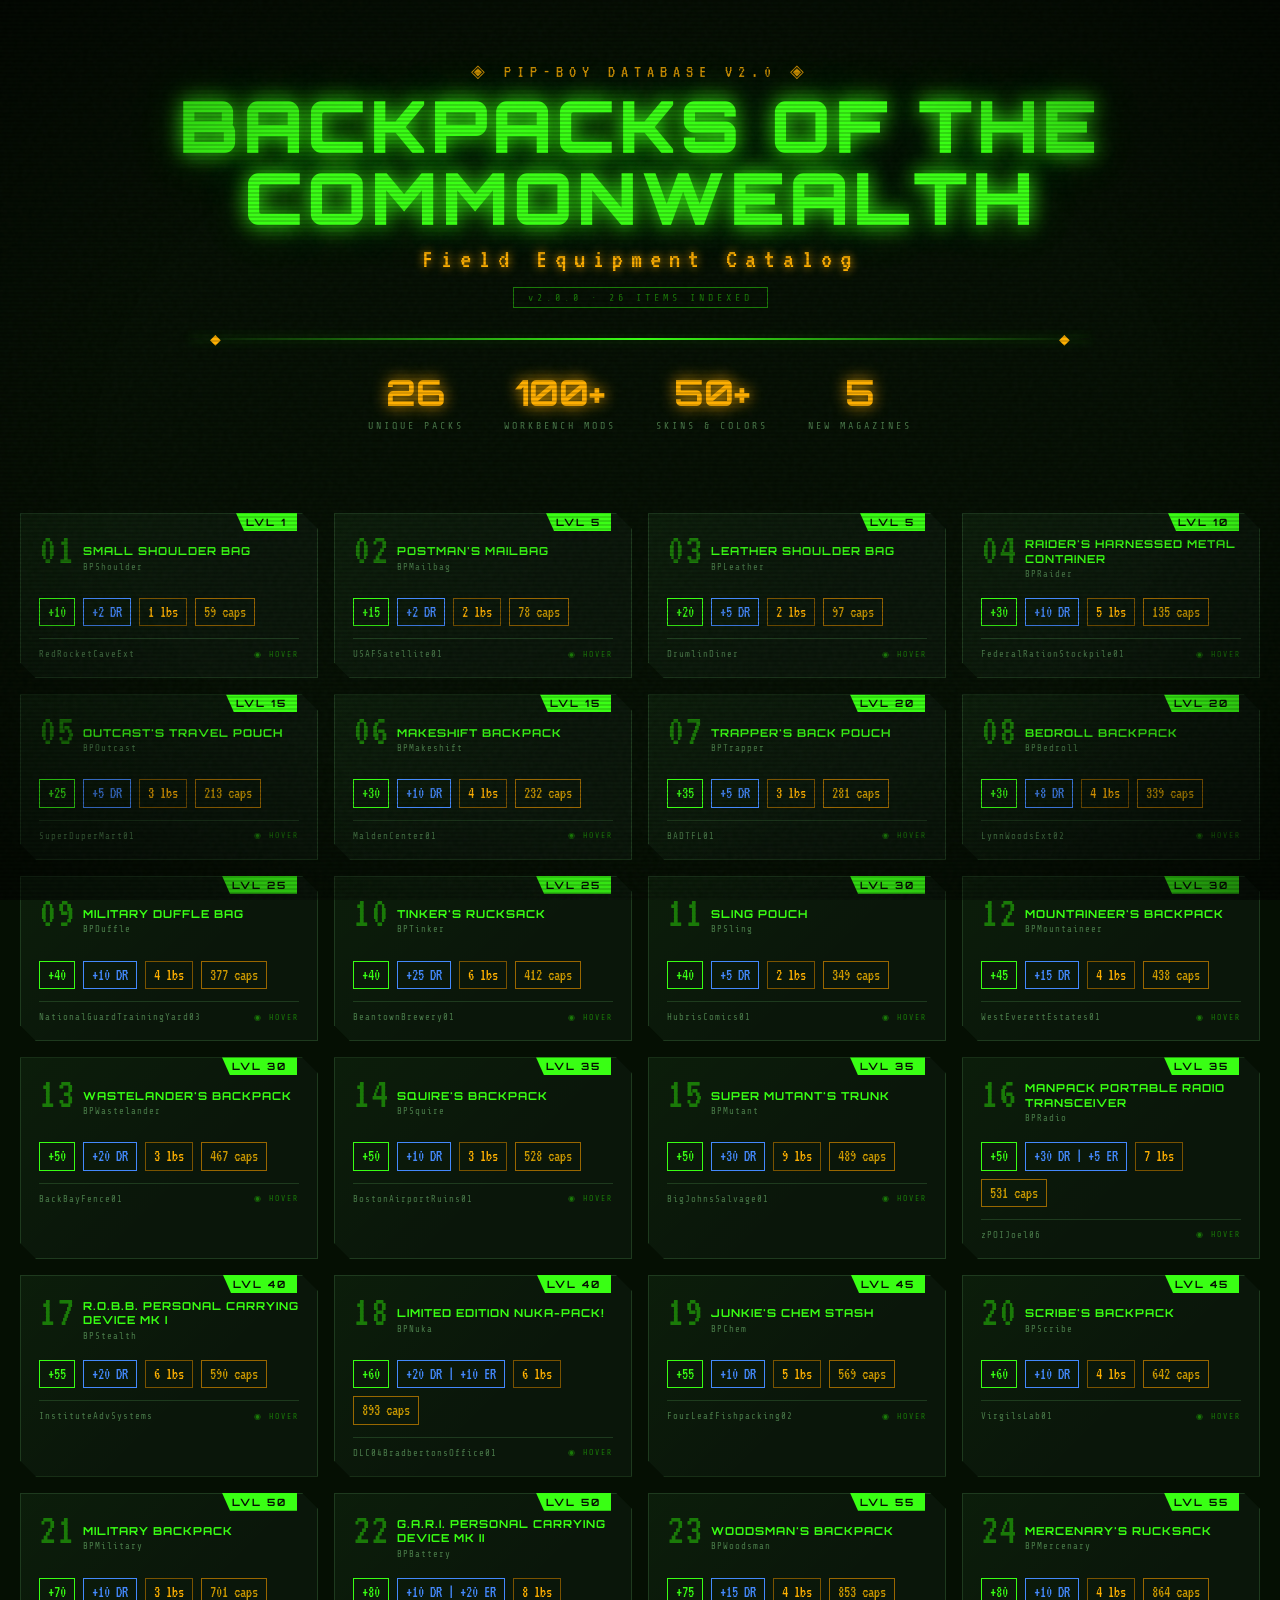
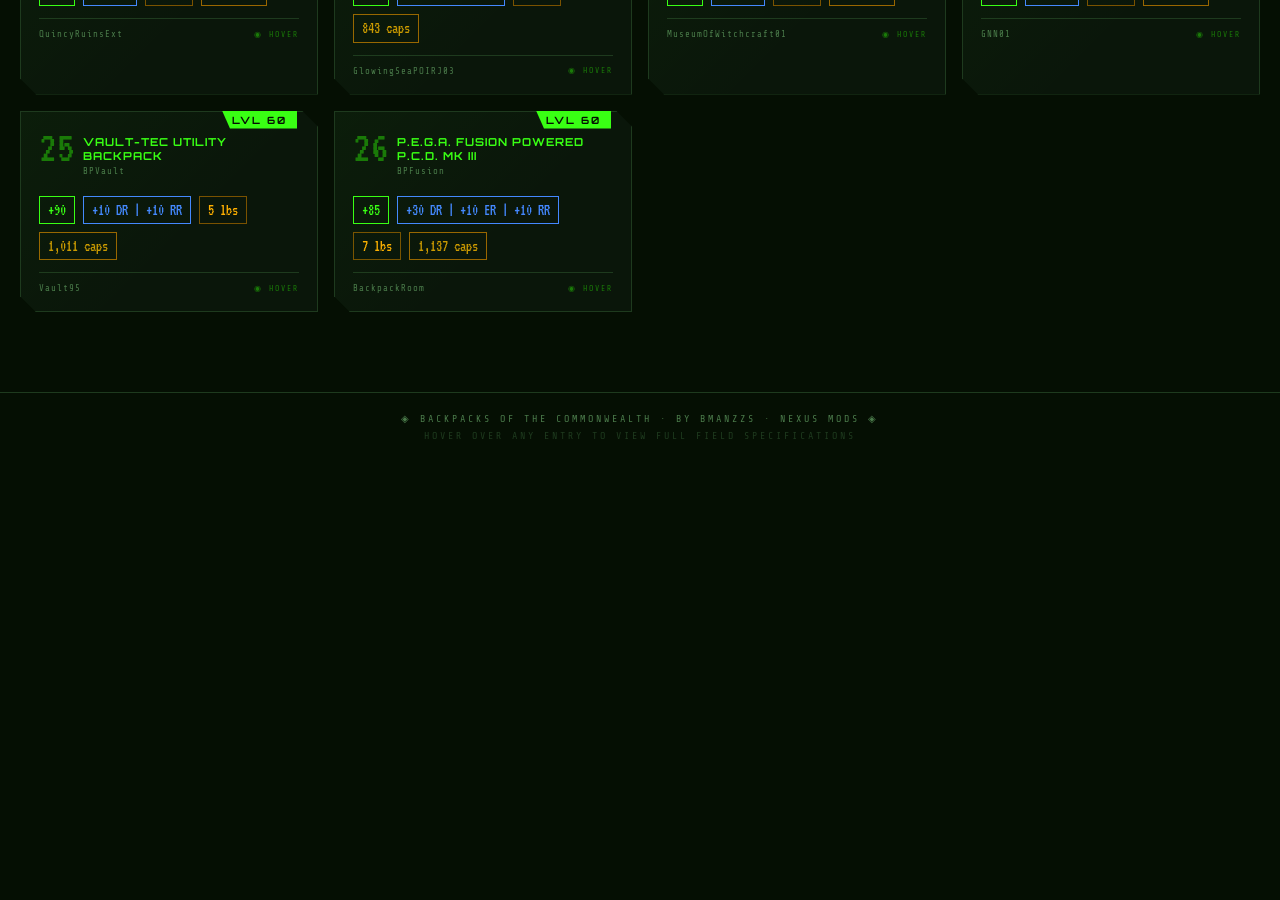
<file: backpacks.html>
<!DOCTYPE html>
<html lang="en">
<head>
<meta charset="UTF-8">
<meta name="viewport" content="width=device-width, initial-scale=1.0">
<title>Backpacks of the Commonwealth</title>
<link rel="icon" href="favicon.ico" sizes="16x16 32x32 48x48">
<link rel="icon" type="image/png" sizes="32x32" href="assets/icons/favicon-32.png">
<link rel="icon" type="image/png" sizes="16x16" href="assets/icons/favicon-16.png">
<link rel="apple-touch-icon" sizes="180x180" href="assets/icons/apple-touch-icon.png">
<link rel="manifest" href="site.webmanifest">
<meta name="theme-color" content="#050f03">
<link href="https://fonts.googleapis.com/css2?family=Share+Tech+Mono&family=Orbitron:wght@400;700;900&family=VT323&display=swap" rel="stylesheet">
<style>
  :root {
    --green: #39ff14;
    --green-dim: #1a7a08;
    --green-glow: rgba(57,255,20,0.3);
    --amber: #ffb000;
    --amber-dim: #7a5200;
    --red: #ff4444;
    --bg: #050f03;
    --bg2: #090f07;
    --card-bg: #0a160a;
    --border: #1e3a1e;
    --text-dim: #4a7a4a;
    --scanline: rgba(0,0,0,0.15);
  }

  * { margin: 0; padding: 0; box-sizing: border-box; }

  body {
    background: var(--bg);
    color: var(--green);
    font-family: 'Share Tech Mono', monospace;
    min-height: 100vh;
    overflow-x: hidden;
    position: relative;
  }

  /* Scanlines overlay */
  body::before {
    content: '';
    position: fixed;
    inset: 0;
    background: repeating-linear-gradient(
      0deg,
      transparent,
      transparent 2px,
      var(--scanline) 2px,
      var(--scanline) 4px
    );
    pointer-events: none;
    z-index: 9999;
  }

  /* CRT flicker */
  body::after {
    content: '';
    position: fixed;
    inset: 0;
    background: radial-gradient(ellipse at center, transparent 60%, rgba(0,0,0,0.5) 100%);
    pointer-events: none;
    z-index: 9998;
  }

  /* Noise texture */
  .noise {
    position: fixed;
    inset: 0;
    opacity: 0.03;
    background-image: url("data:image/svg+xml,%3Csvg viewBox='0 0 200 200' xmlns='http://www.w3.org/2000/svg'%3E%3Cfilter id='n'%3E%3CfeTurbulence type='fractalNoise' baseFrequency='0.9' numOctaves='4' stitchTiles='stitch'/%3E%3C/filter%3E%3Crect width='100%25' height='100%25' filter='url(%23n)'/%3E%3C/svg%3E");
    pointer-events: none;
    z-index: 9997;
  }

  header {
    text-align: center;
    padding: 60px 20px 40px;
    position: relative;
  }

  .pip-logo {
    font-family: 'VT323', monospace;
    font-size: clamp(14px, 2vw, 18px);
    color: var(--amber);
    letter-spacing: 6px;
    text-transform: uppercase;
    margin-bottom: 8px;
    opacity: 0.8;
    animation: flicker 8s infinite;
  }

  .main-title {
    font-family: 'Orbitron', sans-serif;
    font-size: clamp(28px, 6vw, 72px);
    font-weight: 900;
    letter-spacing: 4px;
    text-transform: uppercase;
    color: var(--green);
    text-shadow:
      0 0 20px var(--green),
      0 0 40px var(--green-glow),
      0 0 80px rgba(57,255,20,0.1);
    line-height: 1;
    animation: pulse-glow 3s ease-in-out infinite;
  }

  .subtitle {
    font-family: 'VT323', monospace;
    font-size: clamp(18px, 3vw, 28px);
    color: var(--amber);
    letter-spacing: 8px;
    margin-top: 12px;
    text-shadow: 0 0 10px var(--amber);
  }

  .divider {
    width: 100%;
    max-width: 900px;
    margin: 30px auto;
    height: 2px;
    background: linear-gradient(90deg, transparent, var(--green), transparent);
    box-shadow: 0 0 10px var(--green-glow);
    position: relative;
  }

  .divider::before, .divider::after {
    content: '◆';
    position: absolute;
    top: 50%;
    transform: translateY(-50%);
    color: var(--amber);
    font-size: 14px;
  }
  .divider::before { left: 20px; }
  .divider::after { right: 20px; }

  .stats-bar {
    display: flex;
    justify-content: center;
    gap: 40px;
    flex-wrap: wrap;
    margin: 0 auto 40px;
    max-width: 800px;
    padding: 0 20px;
  }

  .stat-item {
    text-align: center;
  }

  .stat-num {
    font-family: 'Orbitron', sans-serif;
    font-size: 36px;
    font-weight: 700;
    color: var(--amber);
    text-shadow: 0 0 15px var(--amber);
    display: block;
  }

  .stat-label {
    font-size: 10px;
    color: var(--text-dim);
    letter-spacing: 3px;
    text-transform: uppercase;
  }

  /* Grid */
  .grid {
    display: grid;
    grid-template-columns: repeat(auto-fill, minmax(280px, 1fr));
    gap: 16px;
    max-width: 1400px;
    margin: 0 auto;
    padding: 0 20px 80px;
  }

  .card {
    background: var(--card-bg);
    border: 1px solid var(--border);
    position: relative;
    overflow: visible;
    cursor: crosshair;
    transition: border-color 0.2s, box-shadow 0.2s;
    clip-path: polygon(0 0, calc(100% - 16px) 0, 100% 16px, 100% 100%, 16px 100%, 0 calc(100% - 16px));
  }

  .card::before {
    content: '';
    position: absolute;
    inset: 0;
    background: linear-gradient(135deg, rgba(57,255,20,0.03) 0%, transparent 60%);
    pointer-events: none;
  }

  .card:hover {
    border-color: var(--green);
    box-shadow: 0 0 20px var(--green-glow), inset 0 0 20px rgba(57,255,20,0.05);
    z-index: 100;
  }

  .card-inner {
    padding: 18px;
  }

  /* Level badge */
  .level-badge {
    position: absolute;
    top: -1px;
    right: 20px;
    background: var(--green);
    color: var(--bg);
    font-family: 'Orbitron', sans-serif;
    font-size: 10px;
    font-weight: 700;
    letter-spacing: 2px;
    padding: 3px 10px;
    clip-path: polygon(0 0, 100% 0, 100% 100%, 8px 100%);
  }

  /* Number */
  .card-num {
    font-family: 'VT323', monospace;
    font-size: 44px;
    color: var(--green-dim);
    line-height: 1;
    position: absolute;
    top: 14px;
    left: 18px;
    pointer-events: none;
  }

  /* Card header */
  .card-header {
    padding-left: 44px;
    min-height: 52px;
    display: flex;
    flex-direction: column;
    justify-content: center;
  }

  .card-name {
    font-family: 'Orbitron', sans-serif;
    font-size: 11px;
    font-weight: 700;
    color: var(--green);
    letter-spacing: 1px;
    text-transform: uppercase;
    line-height: 1.3;
  }

  .card-id {
    font-size: 9px;
    color: var(--text-dim);
    letter-spacing: 1px;
    margin-top: 3px;
  }

  /* Quick stats row */
  .quick-stats {
    display: flex;
    gap: 8px;
    margin-top: 14px;
    flex-wrap: wrap;
  }

  .qs-chip {
    font-family: 'VT323', monospace;
    font-size: 16px;
    padding: 2px 8px;
    border: 1px solid;
    line-height: 1.4;
  }

  .qs-cc { border-color: var(--green); color: var(--green); }
  .qs-dr { border-color: #4488ff; color: #4488ff; }
  .qs-wt { border-color: var(--amber-dim); color: var(--amber); }
  .qs-val { border-color: #996600; color: #cc9900; }

  /* Hover tooltip panel */
  .tooltip {
    position: absolute;
    left: calc(100% + 10px);
    top: 0;
    width: 320px;
    background: #040d04;
    border: 1px solid var(--green);
    box-shadow: 0 0 30px var(--green-glow), 0 0 60px rgba(57,255,20,0.1);
    opacity: 0;
    pointer-events: none;
    transform: translateX(-8px);
    transition: opacity 0.18s, transform 0.18s;
    z-index: 200;
    clip-path: polygon(0 0, calc(100% - 12px) 0, 100% 12px, 100% 100%, 12px 100%, 0 calc(100% - 12px));
  }

  .card:hover .tooltip {
    opacity: 1;
    transform: translateX(0);
  }

  /* Adjust for cards on right side */
  .card:nth-child(3n) .tooltip,
  .card:nth-child(3n+2) .tooltip {
    left: auto;
    right: calc(100% + 10px);
    transform: translateX(8px);
  }
  .card:nth-child(3n) .tooltip:hover,
  .card:nth-child(3n+2) .tooltip:hover {
    transform: translateX(0);
  }
  .card:nth-child(3n):hover .tooltip,
  .card:nth-child(3n+2):hover .tooltip {
    transform: translateX(0);
  }

  .tt-header {
    background: var(--green);
    color: var(--bg);
    padding: 10px 14px;
    font-family: 'Orbitron', sans-serif;
    font-size: 10px;
    font-weight: 700;
    letter-spacing: 2px;
    text-transform: uppercase;
    display: flex;
    justify-content: space-between;
    align-items: center;
  }

  .tt-level-tag {
    background: var(--bg);
    color: var(--green);
    padding: 2px 8px;
    font-size: 9px;
    letter-spacing: 2px;
  }

  .tt-body {
    padding: 14px;
  }

  .tt-desc {
    font-family: 'VT323', monospace;
    font-size: 17px;
    color: #aaddaa;
    line-height: 1.4;
    margin-bottom: 14px;
    padding-bottom: 12px;
    border-bottom: 1px solid var(--border);
  }

  .tt-section-label {
    font-size: 9px;
    color: var(--text-dim);
    letter-spacing: 3px;
    text-transform: uppercase;
    margin-bottom: 6px;
    margin-top: 12px;
  }

  .tt-section-label:first-of-type { margin-top: 0; }

  .tt-stat-grid {
    display: grid;
    grid-template-columns: 1fr 1fr;
    gap: 6px;
  }

  .tt-stat {
    display: flex;
    flex-direction: column;
  }

  .tt-stat-key {
    font-size: 8px;
    color: var(--text-dim);
    letter-spacing: 2px;
    text-transform: uppercase;
  }

  .tt-stat-val {
    font-family: 'VT323', monospace;
    font-size: 20px;
    line-height: 1.2;
  }

  .tt-stat-val.green { color: var(--green); text-shadow: 0 0 8px var(--green-glow); }
  .tt-stat-val.blue { color: #66aaff; }
  .tt-stat-val.amber { color: var(--amber); }
  .tt-stat-val.red { color: var(--red); }
  .tt-stat-val.purple { color: #cc88ff; }

  .upgrades-list {
    list-style: none;
  }

  .upgrades-list li {
    font-family: 'VT323', monospace;
    font-size: 16px;
    color: #88bb88;
    padding: 3px 0;
    border-bottom: 1px solid rgba(30,58,30,0.5);
    display: flex;
    align-items: baseline;
    gap: 6px;
  }

  .upgrades-list li:last-child { border-bottom: none; }

  .upgrades-list li::before {
    content: '▶';
    color: var(--green-dim);
    font-size: 10px;
    flex-shrink: 0;
  }

  .special-pills {
    display: flex;
    flex-wrap: wrap;
    gap: 5px;
  }

  .special-pill {
    font-family: 'VT323', monospace;
    font-size: 15px;
    padding: 2px 7px;
    border: 1px solid;
  }

  .special-pill.buff { border-color: #44aa44; color: #66cc66; }
  .special-pill.nerf { border-color: #aa4444; color: #cc6666; }
  .special-pill.neutral { border-color: #446688; color: #6699cc; }

  .colors-row {
    display: flex;
    flex-wrap: wrap;
    gap: 4px;
  }

  .color-tag {
    font-size: 9px;
    letter-spacing: 1px;
    color: var(--amber);
    border: 1px solid var(--amber-dim);
    padding: 2px 6px;
    text-transform: uppercase;
  }

  .location-box {
    font-family: 'VT323', monospace;
    font-size: 16px;
    color: #55aa55;
    padding: 8px 10px;
    background: rgba(57,255,20,0.04);
    border-left: 2px solid var(--green-dim);
    margin-top: 10px;
    word-break: break-all;
  }

  /* Bottom bar */
  .card-footer {
    display: flex;
    align-items: center;
    justify-content: space-between;
    margin-top: 12px;
    padding-top: 10px;
    border-top: 1px solid var(--border);
  }

  .location-snippet {
    font-size: 9px;
    color: var(--text-dim);
    letter-spacing: 1px;
    flex: 1;
    overflow: hidden;
    text-overflow: ellipsis;
    white-space: nowrap;
  }

  .hover-hint {
    font-size: 8px;
    color: var(--green-dim);
    letter-spacing: 2px;
    flex-shrink: 0;
  }

  /* Flicker animation */
  @keyframes flicker {
    0%, 95%, 100% { opacity: 1; }
    96% { opacity: 0.6; }
    97% { opacity: 1; }
    98% { opacity: 0.7; }
    99% { opacity: 1; }
  }

  @keyframes pulse-glow {
    0%, 100% { text-shadow: 0 0 20px var(--green), 0 0 40px var(--green-glow), 0 0 80px rgba(57,255,20,0.1); }
    50% { text-shadow: 0 0 30px var(--green), 0 0 60px rgba(57,255,20,0.5), 0 0 100px rgba(57,255,20,0.2); }
  }

  @keyframes scanin {
    from { opacity: 0; transform: translateY(10px); }
    to { opacity: 1; transform: translateY(0); }
  }

  .card {
    animation: scanin 0.4s ease both;
  }

  /* stagger */
  .card:nth-child(1)  { animation-delay: 0.02s }
  .card:nth-child(2)  { animation-delay: 0.04s }
  .card:nth-child(3)  { animation-delay: 0.06s }
  .card:nth-child(4)  { animation-delay: 0.08s }
  .card:nth-child(5)  { animation-delay: 0.10s }
  .card:nth-child(6)  { animation-delay: 0.12s }
  .card:nth-child(7)  { animation-delay: 0.14s }
  .card:nth-child(8)  { animation-delay: 0.16s }
  .card:nth-child(9)  { animation-delay: 0.18s }
  .card:nth-child(10) { animation-delay: 0.20s }
  .card:nth-child(11) { animation-delay: 0.22s }
  .card:nth-child(12) { animation-delay: 0.24s }
  .card:nth-child(13) { animation-delay: 0.26s }
  .card:nth-child(14) { animation-delay: 0.28s }
  .card:nth-child(15) { animation-delay: 0.30s }
  .card:nth-child(16) { animation-delay: 0.32s }
  .card:nth-child(17) { animation-delay: 0.34s }
  .card:nth-child(18) { animation-delay: 0.36s }
  .card:nth-child(19) { animation-delay: 0.38s }
  .card:nth-child(20) { animation-delay: 0.40s }
  .card:nth-child(21) { animation-delay: 0.42s }
  .card:nth-child(22) { animation-delay: 0.44s }
  .card:nth-child(23) { animation-delay: 0.46s }
  .card:nth-child(24) { animation-delay: 0.48s }
  .card:nth-child(25) { animation-delay: 0.50s }
  .card:nth-child(26) { animation-delay: 0.52s }

  /* Version tag */
  .version-badge {
    display: inline-block;
    margin-top: 14px;
    font-size: 10px;
    letter-spacing: 4px;
    color: var(--green-dim);
    border: 1px solid var(--green-dim);
    padding: 4px 14px;
  }

  footer {
    text-align: center;
    padding: 20px;
    font-size: 10px;
    color: var(--text-dim);
    letter-spacing: 3px;
    border-top: 1px solid var(--border);
    max-width: 1400px;
    margin: 0 auto;
  }

  /* Responsive: hide tooltip on mobile, show inline */
  @media (max-width: 700px) {
    .tooltip {
      display: none;
    }
    .grid {
      grid-template-columns: 1fr;
    }
  }
</style>
</head>
<body>
<div class="noise"></div>

<header>
  <div class="pip-logo">◈ Pip-Boy Database v2.0 ◈</div>
  <div class="main-title">Backpacks of the<br>Commonwealth</div>
  <div class="subtitle">Field Equipment Catalog</div>
  <div class="version-badge">v2.0.0 · 26 ITEMS INDEXED</div>
  <div class="divider"></div>
  <div class="stats-bar">
    <div class="stat-item">
      <span class="stat-num">26</span>
      <span class="stat-label">Unique Packs</span>
    </div>
    <div class="stat-item">
      <span class="stat-num">100+</span>
      <span class="stat-label">Workbench Mods</span>
    </div>
    <div class="stat-item">
      <span class="stat-num">50+</span>
      <span class="stat-label">Skins & Colors</span>
    </div>
    <div class="stat-item">
      <span class="stat-num">5</span>
      <span class="stat-label">New Magazines</span>
    </div>
  </div>
</header>

<div class="grid" id="grid"></div>

<footer>
  ◈ BACKPACKS OF THE COMMONWEALTH · BY BMANZZS · NEXUS MODS ◈<br>
  <span style="color:#1e3a1e;margin-top:6px;display:block;">HOVER OVER ANY ENTRY TO VIEW FULL FIELD SPECIFICATIONS</span>
</footer>

<script>
const BACKPACKS = [
  {
    num: 1, level: 1,
    name: "Small Shoulder Bag",
    id: "BPShoulder",
    desc: "Increases the wearer's overall carry capacity by +10.",
    location: "RedRocketCaveExt — Inside house southeast of Red Rocket Truck Stop",
    cc: "+10 / +15 / +20 CC",
    dr: "+2 DR",
    special: [],
    crafting: "Cloth ×6 · Leather ×3 · Adhesive ×3 · Wonderglue ×1",
    weight: "1 lbs",
    value: "59 caps",
    colors: ["Default"],
    upgrades: ["+10 CC Base", "+15 CC Reinforced", "+20 CC Heavy Duty"]
  },
  {
    num: 2, level: 5,
    name: "Postman's Mailbag",
    id: "BPMailbag",
    desc: "Increases the wearer's overall carry capacity by +15. Extra mail storage.",
    location: "USAFSatellite01 — USAF Satellite Station Olivia",
    cc: "+15 / +20 / +25 CC",
    dr: "+2 DR → +10 DR",
    special: [],
    crafting: "Cloth ×7 · Leather ×4 · Adhesive ×4 · Duct Tape ×1",
    weight: "2 lbs",
    value: "78 caps",
    colors: ["Default"],
    upgrades: ["+15 CC Base", "+20 CC Reinforced", "+25 CC Heavy Duty"]
  },
  {
    num: 3, level: 5,
    name: "Leather Shoulder Bag",
    id: "BPLeather",
    desc: "Increases the wearer's overall carry capacity by +20. Rugged leather construction.",
    location: "DrumlinDiner — Drumlin Diner",
    cc: "+20 / +25 CC",
    dr: "+5 DR → +15 DR",
    special: [],
    crafting: "Leather ×8 · Cloth ×4 · Adhesive ×4 · Wonderglue ×1",
    weight: "2 lbs",
    value: "97 caps",
    colors: ["Brown Leather", "Black Leather"],
    upgrades: ["+20 CC Base", "+25 CC Reinforced"]
  },
  {
    num: 4, level: 10,
    name: "Raider's Harnessed Metal Container",
    id: "BPRaider",
    desc: "Increases the wearer's overall carry capacity by +30. -1 Agility. Jury-rigged with whatever wasn't nailed down.",
    location: "FederalRationStockpile01 — Federal Ration Stockpile",
    cc: "+30 / +35 CC",
    dr: "+10 DR → +30 DR",
    special: ["-1 AGI", "→ +0 AGI"],
    crafting: "Leather ×8 · Steel ×5 · Adhesive ×5 · Screws ×3 · Metal Bucket ×1 · [Armorer 1]",
    weight: "5 lbs",
    value: "135 caps",
    colors: ["Default"],
    upgrades: ["+30 CC | -1 AGI Base", "+35 CC | +0 AGI Reinforced"]
  },
  {
    num: 5, level: 15,
    name: "Outcast's Travel Pouch",
    id: "BPOutcast",
    desc: "Increases the wearer's overall carry capacity by +25. -2 Agility. Standard Brotherhood Outcast field pack.",
    location: "SuperDuperMart01 — Super Duper Mart",
    cc: "+25 / +30 / +35 / +40 CC",
    dr: "+5 DR → +20 DR",
    special: ["-2 AGI", "-1 AGI", "+0 AGI", "+1 END"],
    crafting: "Cloth ×8 · Leather ×5 · Adhesive ×5 · Aluminum ×3 · Brahmin Hide ×1 · [Armorer 1]",
    weight: "3 lbs",
    value: "213 caps",
    colors: ["Green", "Tan"],
    upgrades: ["+25 CC | -2 AGI", "+30 CC | -1 AGI", "+35 CC | +0 AGI", "+40 CC | +1 END"]
  },
  {
    num: 6, level: 15,
    name: "Makeshift Backpack",
    id: "BPMakeshift",
    desc: "Increases the wearer's overall carry capacity by +30. -1 Agility. Built from scratch with salvaged materials.",
    location: "MaldenCenter01 — Malden Center",
    cc: "+30 / +35 / +40 CC",
    dr: "+10 DR → +20 DR",
    special: ["-1 AGI", "+0 AGI", "+1 LCK (Lucky)"],
    crafting: "Cloth ×9 · Leather ×5 · Adhesive ×5 · Steel ×3 · Bag of Cement ×1 · Duct Tape ×1",
    weight: "4 lbs",
    value: "232 caps",
    colors: ["Default"],
    upgrades: ["+30 CC | -1 AGI", "+35 CC | -1 AGI", "+40 CC Water | +0 AGI", "+40 CC Lucky | +1 LCK"]
  },
  {
    num: 7, level: 20,
    name: "Trapper's Back Pouch",
    id: "BPTrapper",
    desc: "Increases the wearer's overall carry capacity by +35. -1 Agility. +10% damage against bugs.",
    location: "BADTFL01 — BADTFL Regional Office",
    cc: "+35 / +40 / +45 CC",
    dr: "+5 DR → +15 DR → +30 DR",
    special: ["-1 AGI", "+0 AGI", "Bug Dmg Bonus"],
    crafting: "Leather ×8 · Cloth ×5 · Adhesive ×6 · Bone ×3 · Aluminum ×3 · Radstag Hide ×1",
    weight: "3 lbs",
    value: "281 caps",
    colors: ["Default"],
    upgrades: ["+35 CC | -1 AGI | Bug Dmg", "+40 CC | -1 AGI | Bug Dmg", "+45 CC | +0 AGI | Bug Dmg"]
  },
  {
    num: 8, level: 20,
    name: "Bedroll Backpack",
    id: "BPBedroll",
    desc: "Increases the wearer's overall carry capacity by +30. -1 Agility. Built-in bedroll for survival situations.",
    location: "LynnWoodsExt02 — Lynn Woods",
    cc: "+30 / +35 / +40 / +45 CC",
    dr: "+8 DR",
    special: ["-1 AGI", "+0 AGI", "+1 CHR (Charisma)"],
    crafting: "Cloth ×10 · Leather ×6 · Adhesive ×6 · Straw Pillow ×1 · Comfy Pillow ×1",
    weight: "4 lbs",
    value: "339 caps",
    colors: ["Default"],
    upgrades: ["+30 CC | -1 AGI", "+35 CC | +0 AGI", "+40 CC | +0 AGI", "+45 CC | +1 CHR"]
  },
  {
    num: 9, level: 25,
    name: "Military Duffle Bag",
    id: "BPDuffle",
    desc: "Increases the wearer's overall carry capacity by +40. -1 Agility. Weapon reload speed increased.",
    location: "NationalGuardTrainingYard03 — National Guard Training Yard",
    cc: "+40 / +45 / +50 CC",
    dr: "+10 DR → +20 DR",
    special: ["-1 AGI", "+0 AGI", "+Reload Speed"],
    crafting: "Cloth ×10 · Leather ×7 · Adhesive ×7 · Aluminum ×4 · Military Ammo Bag ×1 · [Armorer 2]",
    weight: "4 lbs",
    value: "377 caps",
    colors: ["Default", "Blue"],
    upgrades: ["+40 CC | -1 AGI | +Reload", "+45 CC | -1 AGI | +Reload", "+50 CC | +0 AGI | +Reload"]
  },
  {
    num: 10, level: 25,
    name: "Tinker's Rucksack",
    id: "BPTinker",
    desc: "Increases the wearer's overall carry capacity by +40. -2 Agility. Heavy-duty toolbag for serious work.",
    location: "BeantownBrewery01 — Beantown Brewery",
    cc: "+40 / +45 / +50 CC",
    dr: "+25 DR → +35 DR",
    special: ["-2 AGI", "-1 AGI", "+0 AGI"],
    crafting: "Leather ×8 · Cloth ×6 · Adhesive ×7 · Gears ×4 · Screws ×3 · Adjustable Wrench ×1 · [Armorer 2]",
    weight: "6 lbs",
    value: "412 caps",
    colors: ["Default"],
    upgrades: ["+40 CC | -2 AGI", "+45 CC | -1 AGI", "+45 CC Plus | -1 AGI", "+50 CC | +0 AGI", "+50 CC Plus | +0 AGI"]
  },
  {
    num: 11, level: 30,
    name: "Sling Pouch",
    id: "BPSling",
    desc: "Increases the wearer's overall carry capacity by +40. -1 Agility. Increased AP regeneration.",
    location: "HubrisComics01 — Hubris Comics",
    cc: "+40 / +45 / +50 / +55 CC",
    dr: "+5 DR",
    special: ["-1 AGI", "+0 AGI", "+10–20 AP Regen"],
    crafting: "Leather ×8 · Cloth ×5 · Adhesive ×7 · Rubber ×3 · Tongs ×1 · Clipboard ×1 · [Armorer 2]",
    weight: "2 lbs",
    value: "349 caps",
    colors: ["Default"],
    upgrades: ["+40 CC | -1 AGI | +10 AP Regen", "+45 CC | +0 AGI | +15 AP Regen", "+50 CC | +0 AGI | +20 AP Regen", "+55 CC | +0 AGI | +20 AP Sprint Regen"]
  },
  {
    num: 12, level: 30,
    name: "Mountaineer's Backpack",
    id: "BPMountaineer",
    desc: "Increases the wearer's overall carry capacity by +45. -1 Agility. Built for rough terrain.",
    location: "WestEverettEstates01 — West Everett Estates",
    cc: "+45 / +50 / +55 CC",
    dr: "+15 DR",
    special: ["-1 AGI", "+0 AGI", "+1 END (Endurance)"],
    crafting: "Cloth ×10 · Leather ×7 · Adhesive ×8 · Aluminum ×4 · Military Grade Duct Tape ×1 · [Armorer 2]",
    weight: "4 lbs",
    value: "438 caps",
    colors: ["Green", "Blue", "Rose"],
    upgrades: ["+45 CC | -1 AGI", "+50 CC | +0 AGI", "+55 CC | +0 AGI | +1 END"]
  },
  {
    num: 13, level: 30,
    name: "Wastelander's Backpack",
    id: "BPWastelander",
    desc: "Increases the wearer's overall carry capacity by +50. -1 Agility. Water and radiation management features.",
    location: "BackBayFence01 — Trinity Tower area",
    cc: "+50 / +55 / +60 CC",
    dr: "+20 DR",
    special: ["-1 AGI", "+0 AGI", "+Water", "+Rad Scrub"],
    crafting: "Cloth ×10 · Leather ×8 · Adhesive ×8 · Aluminum ×4 · Molerat Hide ×2",
    weight: "3 lbs",
    value: "467 caps",
    colors: ["Green", "Blue"],
    upgrades: ["+50 CC | -1 AGI", "+55 CC | +0 AGI", "+60 CC | +0 AGI", "+60 CC | +Water Mgmt", "+60 CC | +Water+Rads"]
  },
  {
    num: 14, level: 35,
    name: "Squire's Backpack",
    id: "BPSquire",
    desc: "Increases the wearer's overall carry capacity by +50. -2 Agility. Brotherhood of Steel field pack.",
    location: "BostonAirportRuins01 — Boston Airport Ruins",
    cc: "+50 / +55 / +60 CC",
    dr: "+10 DR → +20 DR → +30 DR",
    special: ["-2 AGI", "-1 AGI", "+0 AGI", "+1 END"],
    crafting: "Leather ×9 · Cloth ×7 · Adhesive ×8 · Ballistic Fiber ×2 · Basketball ×1 · Baseball ×1 · [Armorer 2]",
    weight: "3 lbs",
    value: "528 caps",
    colors: ["Brown Leather", "Army Green Canvas", "Black Leather"],
    upgrades: ["+50 CC | -2 AGI", "+55 CC | -1 AGI", "+60 CC | +0 AGI", "+60 CC Plus | +1 END"]
  },
  {
    num: 15, level: 35,
    name: "Super Mutant's Trunk",
    id: "BPMutant",
    desc: "Increases the wearer's overall carry capacity by +50. -2 Agility. Salvaged from a super mutant camp. Guarded by a legendary super mutant.",
    location: "BigJohnsSalvage01 — Big John's Salvage (shelter)",
    cc: "+50 / +55 / +60 / +65 CC",
    dr: "+30 DR → +40 DR",
    special: ["-2 AGI", "-1 AGI", "+0 AGI", "+1 END", "+1 LCK (Lucky)"],
    crafting: "Leather ×11 · Steel ×7 · Adhesive ×8 · Ballistic Fiber ×3 · Shopping Basket ×1 · [Strong Bonus]",
    weight: "9 lbs",
    value: "489 caps",
    colors: ["Default"],
    upgrades: ["+50 CC | -2 AGI", "+55 CC | -1 AGI", "+60 CC | +0 AGI", "+65 CC Lucky | +1 LCK", "+65 CC Unarmed | +0 AGI"]
  },
  {
    num: 16, level: 35,
    name: "Manpack Portable Radio Transceiver",
    id: "BPRadio",
    desc: "Increases the wearer's overall carry capacity by +50. -2 Agility. +5% Accuracy in V.A.T.S.",
    location: "zPOIJoel06 — Electrical Hobbyist's Club",
    cc: "+50 / +55 / +60 / +65 CC",
    dr: "+30 DR | +5 ER",
    special: ["-2 AGI", "-1 AGI", "+0 AGI", "+VATS Accuracy"],
    crafting: "Aluminum ×7 · Leather ×7 · Adhesive ×8 · Circuitry ×3 · Vacuum Tube ×1 · Sensor Module ×1",
    weight: "7 lbs",
    value: "531 caps",
    colors: ["Default"],
    upgrades: ["+50 CC | -2 AGI | VATS", "+55 CC | -1 AGI | VATS", "+60 CC | +0 AGI | VATS", "+65 CC | +0 AGI | VATS"]
  },
  {
    num: 17, level: 40,
    name: "R.O.B.B. Personal Carrying Device Mk I",
    id: "BPStealth",
    desc: "Increases the wearer's overall carry capacity by +55. -1 Agility. Advanced robotic carrying system.",
    location: "InstituteAdvSystems — Institute Advanced Systems",
    cc: "+55 / +60 / +65 CC",
    dr: "+20 DR",
    special: ["-1 AGI", "+0 AGI", "+1 END", "+Sneak", "+Water/Rads"],
    crafting: "Aluminum ×8 · Leather ×7 · Adhesive ×9 · Circuitry ×4 · Sensor Module ×1 · Biometric Scanner ×1",
    weight: "6 lbs",
    value: "590 caps",
    colors: ["Default"],
    upgrades: ["+55 CC | -1 AGI", "+60 CC Sneak | +0 AGI", "+65 CC Plus | +0 AGI", "+65 CC Rads | +1 END", "+65 CC Water+Rads | +1 END"]
  },
  {
    num: 18, level: 40,
    name: "Limited Edition Nuka-Pack!",
    id: "BPNuka",
    desc: "Increases the wearer's overall carry capacity by +60. Nuka-Cola branded collector's pack with extensive upgrades.",
    location: "DLC04BradbertonsOffice01 — Bradberton's Office (Nuka-World)",
    cc: "+60 / +65 / +70 / +100 / +110 CC",
    dr: "+20 DR | +10 ER",
    special: ["+2 INT", "+2 END", "+2 PER", "+2 AGI", "+2 STR", "+2 LCK"],
    crafting: "Aluminum ×8 · Leather ×7 · Adhesive ×9 · Nuclear Material ×3 · Nuka-Cola ×6 · Military-Grade items",
    weight: "6 lbs",
    value: "893 caps",
    colors: ["Many Nuka variants"],
    upgrades: ["+60 CC Base", "+65 CC | +2 INT/STR/etc", "+70 CC Max HP/AP", "+70 CC | +20DR/+20RR", "+70 CC Rads", "+100 CC", "+110 CC"]
  },
  {
    num: 19, level: 45,
    name: "Junkie's Chem Stash",
    id: "BPChem",
    desc: "Increases the wearer's overall carry capacity by +55. -2 Agility. +5% damage resistance per chem.",
    location: "FourLeafFishpacking02 — Four Leaf Fishpacking Plant",
    cc: "+55 / +60 / +65 / +70 CC",
    dr: "+10 DR",
    special: ["-2 AGI", "-1 AGI", "+0 AGI", "+5% Dmg Resist per Chem"],
    crafting: "Cloth ×9 · Leather ×7 · Adhesive ×8 · Antiseptic ×4 · Mentats ×1 · Psycho ×1 · Table Spoon ×1",
    weight: "5 lbs",
    value: "569 caps",
    colors: ["Default"],
    upgrades: ["+55 CC | -2 AGI | +Add 5", "+60 CC | -1 AGI | +Add 5/5", "+65 CC | +0 AGI | +Add 5/10", "+70 CC | +0 AGI | +Add 10/10"]
  },
  {
    num: 20, level: 45,
    name: "Scribe's Backpack",
    id: "BPScribe",
    desc: "Increases the wearer's overall carry capacity by +60. -2 Agility. Brotherhood Scribe issue field pack.",
    location: "VirgilsLab01 — Virgil's Laboratory (Glowing Sea)",
    cc: "+60 / +65 / +70 / +75 CC",
    dr: "+10 DR",
    special: ["-2 AGI", "-1 AGI", "+0 AGI", "+1 END"],
    crafting: "Cloth ×10 · Leather ×8 · Adhesive ×9 · Ballistic Fiber ×4 · Military-Grade Duct Tape ×1",
    weight: "4 lbs",
    value: "642 caps",
    colors: ["Default"],
    upgrades: ["+60 CC | -2 AGI", "+65 CC | -1 AGI", "+70 CC | +0 AGI", "+75 CC | +1 END"]
  },
  {
    num: 21, level: 50,
    name: "Military Backpack",
    id: "BPMilitary",
    desc: "Increases the wearer's overall carry capacity by +70. -1 Agility. Standard U.S. Army issue field pack.",
    location: "QuincyRuinsExt — Quincy Ruins",
    cc: "+70 / +75 / +80 CC",
    dr: "+10 DR → +30 DR",
    special: ["-1 AGI", "+0 AGI", "+1 END", "+Reload Speed"],
    crafting: "Cloth ×11 · Leather ×9 · Adhesive ×10 · Ballistic Fiber ×3 · Military Ammo Bag ×1",
    weight: "3 lbs",
    value: "701 caps",
    colors: ["Rebel Canvas", "U.S. Army Green", "Dark Blood Ruby", "Shadow Black"],
    upgrades: ["+70 CC | -1 AGI", "+75 CC | +0 AGI", "+80 CC | +1 END", "+80 CC | +0 AGI | +Reload"]
  },
  {
    num: 22, level: 50,
    name: "G.A.R.I. Personal Carrying Device Mk II",
    id: "BPBattery",
    desc: "Increases the wearer's overall carry capacity by +80. -1 Agility. Powered by fusion cell. Jump height bonus.",
    location: "GlowingSeaPOIRJ03 — Decayed Reactor Site (Glowing Sea)",
    cc: "+80 / +85 CC",
    dr: "+10 DR | +20 ER",
    special: ["-1 AGI", "+0 AGI", "+Jump Height", "+Dmg Bonus"],
    crafting: "Aluminum ×10 · Leather ×8 · Adhesive ×9 · Circuitry ×4 · Fiber Optics ×3 · Fusion Core ×1",
    weight: "8 lbs",
    value: "843 caps",
    colors: ["Default"],
    upgrades: ["+80 CC | -1 AGI", "+85 CC | +0 AGI | +Dmg", "+85 CC | +0 AGI | +Jump"]
  },
  {
    num: 23, level: 55,
    name: "Woodsman's Backpack",
    id: "BPWoodsman",
    desc: "Increases the wearer's overall carry capacity by +75. -2 Agility. +10% melee damage. Knife sharpening sheath included.",
    location: "MuseumOfWitchcraft01 — Museum of Witchcraft",
    cc: "+75 / +80 / +85 / +90 CC",
    dr: "+15 DR",
    special: ["-2 AGI", "-1 AGI", "+1 END", "+Melee Dmg", "+Sneak", "+Water"],
    crafting: "Cloth ×11 · Leather ×11 · Adhesive ×9 · Oil ×3 · Comfy Pillow ×1 · Hack Saw ×1 · [Armorer 3]",
    weight: "4 lbs",
    value: "853 caps",
    colors: ["Black", "Orange Rust"],
    upgrades: ["+75 CC | -2 AGI", "+80 CC | -1 AGI", "+85 CC | +0 AGI | +Water", "+85 CC | +0 AGI | +Melee", "+90 CC | +0 AGI | +Sneak"]
  },
  {
    num: 24, level: 55,
    name: "Mercenary's Rucksack",
    id: "BPMercenary",
    desc: "Increases the wearer's overall carry capacity by +80. -1 Agility. Mercenary grade field pack. World location: hand-placed.",
    location: "GNN01 — Gunner's Plaza",
    cc: "+80 / +85 CC",
    dr: "+10 DR → +20 DR",
    special: ["-1 AGI", "+1 END", "+Reload Speed"],
    crafting: "Leather ×11 · Cloth ×10 · Adhesive ×10 · Aluminum ×5 · Ballistic Fiber ×4 · Military Ammo Bag ×1",
    weight: "4 lbs",
    value: "864 caps",
    colors: ["Khaki", "Green", "Brown"],
    upgrades: ["+80 CC | -1 AGI", "+85 CC | -1 AGI", "+85 CC | +1 END | +Reload"]
  },
  {
    num: 25, level: 60,
    name: "Vault-Tec Utility Backpack",
    id: "BPVault",
    desc: "Increases the wearer's overall carry capacity by +90. -2 Agility. Vault-Tec engineered. Features bobblehead keychain.",
    location: "Vault95 — Vault 95",
    cc: "+90 / +95 / +100 CC",
    dr: "+10 DR | +10 RR",
    special: ["-2 AGI", "+0 AGI", "+1 CHR", "+Charisma", "+Small Guns", "+Energy", "+Sneak"],
    crafting: "Leather ×12 · Adhesive ×12 · Cloth ×12 · Circuitry ×5 · Nuclear Material ×4 · Vault-Tec Lunchbox ×1",
    weight: "5 lbs",
    value: "1,011 caps",
    colors: ["Default"],
    upgrades: ["+90 CC | -2 AGI", "+95 CC | +0 AGI", "+100 CC | +1 CHR", "+100 CC | +Small Guns", "+100 CC | +Energy", "+100 CC | +Sneak"]
  },
  {
    num: 26, level: 60,
    name: "P.E.G.A. Fusion Powered P.C.D. Mk III",
    id: "BPFusion",
    desc: "Increases the wearer's overall carry capacity by +85. -2 Agility. Fusion-powered pinnacle of backpack technology. Found in Boston Backpacks HQ.",
    location: "BackpackRoom — Boston Backpacks HQ (discoverable location)",
    cc: "+85 / +90 / +95 / +100 CC",
    dr: "+30 DR | +10 ER | +10 RR → +50 DR | +20 ER | +30 RR",
    special: ["-2 AGI", "-1 AGI", "+0 AGI", "+1 END", "+Water/Rads"],
    crafting: "Aluminum ×12 · Adhesive ×12 · Circuitry ×6 · Nuclear Material ×4 · Ballistic Fiber ×6 · Hi-Tech Components",
    weight: "7 lbs",
    value: "1,137 caps",
    colors: ["Yellow", "Green", "Red", "Purple", "Orange", "Blue"],
    upgrades: ["+85 CC | -2 AGI", "+90 CC | -1 AGI", "+95 CC | +0 AGI", "+100 CC Plus | +0 AGI", "+100 CC Water+Rads | +0 AGI", "+100 CC W+R+Plus | +0 AGI"]
  }
];

function specialClass(s) {
  if (!s) return 'neutral';
  if (s.startsWith('-')) return 'nerf';
  if (s.startsWith('+')) return 'buff';
  return 'neutral';
}

function renderCard(bp) {
  const specials = bp.special.map(s =>
    `<span class="special-pill ${specialClass(s)}">${s}</span>`
  ).join('');

  const upgrades = bp.upgrades.map(u =>
    `<li>${u}</li>`
  ).join('');

  const colors = bp.colors.map(c =>
    `<span class="color-tag">${c}</span>`
  ).join('');

  const isHighLevel = bp.level >= 50;
  const isMaxLevel = bp.level >= 60;

  return `
  <div class="card">
    <div class="level-badge">LVL ${bp.level}</div>
    <div class="card-inner">
      <div class="card-num">${String(bp.num).padStart(2,'0')}</div>
      <div class="card-header">
        <div class="card-name">${bp.name}</div>
        <div class="card-id">${bp.id}</div>
      </div>

      <div class="quick-stats">
        <span class="qs-chip qs-cc">${bp.cc.split('/')[0].trim()}</span>
        <span class="qs-chip qs-dr">${bp.dr.split('→')[0].trim()}</span>
        <span class="qs-chip qs-wt">${bp.weight}</span>
        <span class="qs-chip qs-val">${bp.value}</span>
      </div>

      <div class="card-footer">
        <div class="location-snippet">${bp.location.split('—')[0].trim()}</div>
        <div class="hover-hint">◉ HOVER</div>
      </div>
    </div>

    <!-- TOOLTIP -->
    <div class="tooltip">
      <div class="tt-header">
        <span>${bp.name}</span>
        <span class="tt-level-tag">LVL ${bp.level}</span>
      </div>
      <div class="tt-body">
        <div class="tt-desc">${bp.desc}</div>

        <div class="tt-section-label">▸ Base Statistics</div>
        <div class="tt-stat-grid">
          <div class="tt-stat">
            <span class="tt-stat-key">Carry Weight</span>
            <span class="tt-stat-val green">${bp.cc}</span>
          </div>
          <div class="tt-stat">
            <span class="tt-stat-key">Damage Resist</span>
            <span class="tt-stat-val blue">${bp.dr}</span>
          </div>
          <div class="tt-stat">
            <span class="tt-stat-key">Weight</span>
            <span class="tt-stat-val amber">${bp.weight}</span>
          </div>
          <div class="tt-stat">
            <span class="tt-stat-key">Value</span>
            <span class="tt-stat-val amber">${bp.value}</span>
          </div>
        </div>

        ${bp.special.length > 0 ? `
        <div class="tt-section-label">▸ SPECIAL Effects</div>
        <div class="special-pills">${specials}</div>
        ` : ''}

        <div class="tt-section-label">▸ Upgrade Tiers</div>
        <ul class="upgrades-list">${upgrades}</ul>

        <div class="tt-section-label">▸ Crafting Requirements</div>
        <div class="location-box" style="font-size:14px;color:#88aa88;">${bp.crafting}</div>

        ${bp.colors.length > 0 ? `
        <div class="tt-section-label">▸ Available Colors</div>
        <div class="colors-row">${colors}</div>
        ` : ''}

        <div class="tt-section-label">▸ World Location</div>
        <div class="location-box">${bp.location}</div>
      </div>
    </div>
  </div>`;
}

document.getElementById('grid').innerHTML = BACKPACKS.map(renderCard).join('');
</script>
</body>
</html>
</file>
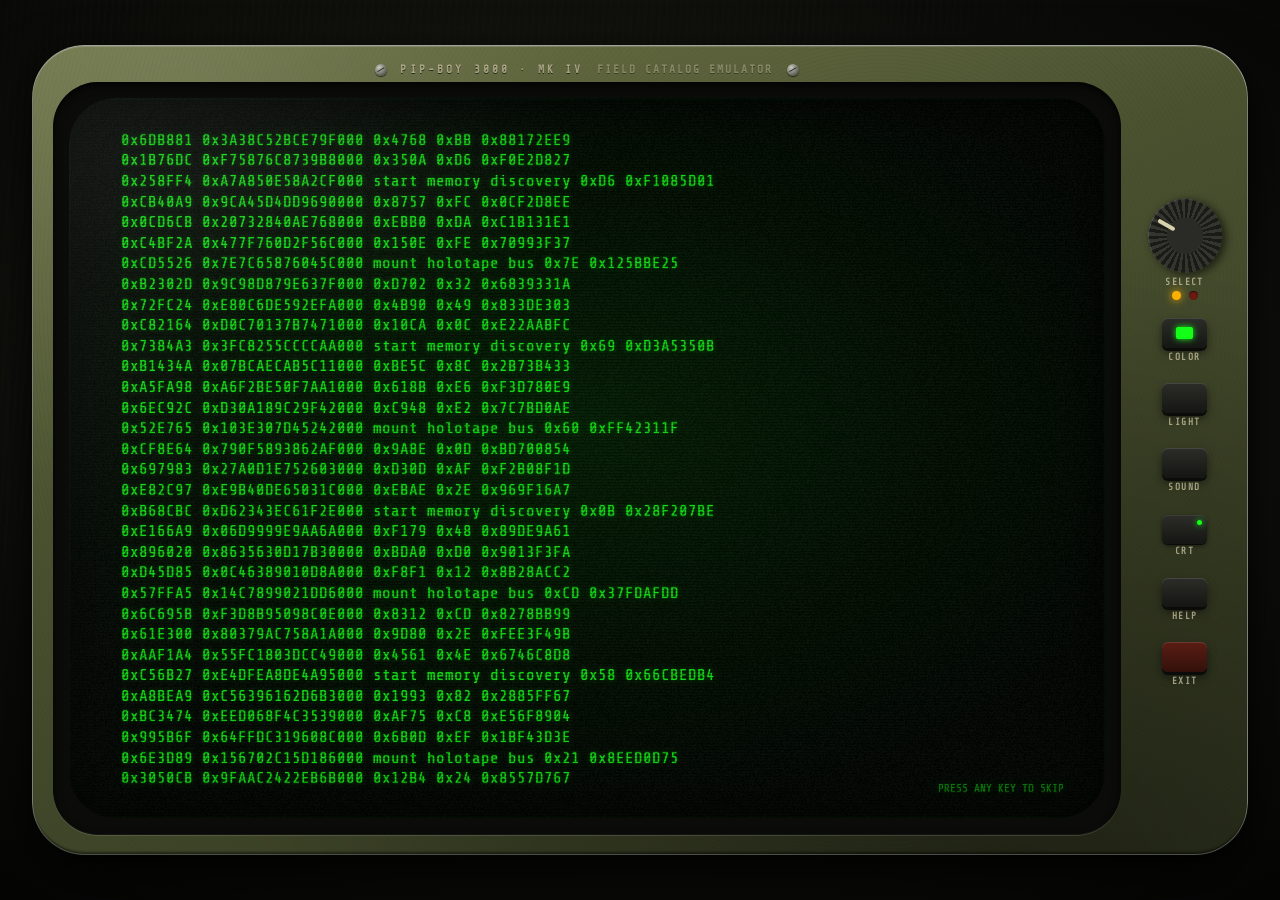
<file: pipboy.html>
<!DOCTYPE html>
<html lang="en">
<head>
<meta charset="UTF-8">
<meta name="robots" content="noindex">
<meta name="viewport" content="width=device-width, initial-scale=1.0, viewport-fit=cover">
<meta name="referrer" content="no-referrer">
<title>Pip-Boy · Backpacks of the Commonwealth</title>
<meta name="description" content="The Backpacks of the Commonwealth catalog as a Pip-Boy 3000 Mk IV: 26 backpacks, 137 workbench mods, bobbleheads, magazines, a field map and an incoming transmission.">
<link rel="icon" href="favicon.ico" sizes="16x16 32x32 48x48">
<link rel="icon" type="image/png" sizes="32x32" href="assets/icons/favicon-32.png">
<link rel="apple-touch-icon" sizes="180x180" href="assets/icons/apple-touch-icon.png">
<meta name="theme-color" content="#020802">
<link rel="preconnect" href="https://fonts.googleapis.com">
<link rel="preconnect" href="https://fonts.gstatic.com" crossorigin>
<link href="https://fonts.googleapis.com/css2?family=Roboto+Condensed:wght@400;700&family=Share+Tech+Mono&display=swap" rel="stylesheet">
<link rel="stylesheet" href="map-view.css">
<link rel="stylesheet" href="pipboy.css">
</head>
<body class="pip is-booting">
<a class="skip-link" href="#pip-body">Skip to content</a>

<!-- Luminance → Pip-Boy colour. pipboy.js rewrites the matrix when the colour changes. -->
<svg class="defs" width="0" height="0" aria-hidden="true" focusable="false">
  <filter id="pip-tint" color-interpolation-filters="sRGB">
    <feColorMatrix id="pip-tint-matrix" type="matrix" values="0.02 0.07 0.01 0 0  0.25 0.84 0.08 0 0  0.02 0.08 0.01 0 0  0 0 0 1 0"/>
  </filter>
  <symbol id="i-weight" viewBox="0 0 24 24"><circle cx="12" cy="5" r="2.6" fill="none" stroke="currentColor" stroke-width="2"/><path d="M6.5 9h11l3.5 12H3z"/></symbol>
  <symbol id="i-shield" viewBox="0 0 24 24"><path d="M12 2 20 5v6c0 5.2-3.4 9.3-8 11-4.6-1.7-8-5.8-8-11V5z"/></symbol>
  <symbol id="i-bolt" viewBox="0 0 24 24"><path d="M14 1 4 14h7l-2 9 11-14h-7z"/></symbol>
  <symbol id="i-rad" viewBox="0 0 24 24"><circle cx="12" cy="12" r="2.4"/><path d="M12 2a10 10 0 0 1 8.66 5L15 10.3A3.5 3.5 0 0 0 12 8.5zM3.34 7A10 10 0 0 0 3.34 17L8.97 13.75A3.5 3.5 0 0 1 8.97 10.25zM20.66 17A10 10 0 0 1 12 22v-6.5a3.5 3.5 0 0 0 3-1.8z" transform="rotate(30 12 12)"/></symbol>
  <symbol id="i-cap" viewBox="0 0 24 24"><path d="M12 1.5l1.9 1.6 2.4-.6 1 2.3 2.4.8-.2 2.5 1.8 1.7-1.3 2.2 1.3 2.2-1.8 1.7.2 2.5-2.4.8-1 2.3-2.4-.6L12 22.5l-1.9-1.6-2.4.6-1-2.3-2.4-.8.2-2.5L2.7 14.2 4 12 2.7 9.8l1.8-1.7-.2-2.5 2.4-.8 1-2.3 2.4.6z"/><circle cx="12" cy="12" r="5" fill="none" stroke="var(--knock, #031104)" stroke-width="1.6"/></symbol>
  <symbol id="i-cross" viewBox="0 0 24 24"><circle cx="12" cy="12" r="7" fill="none" stroke="currentColor" stroke-width="2"/><path d="M12 1v6M12 17v6M1 12h6M17 12h6" stroke="currentColor" stroke-width="2"/></symbol>
  <symbol id="i-lock" viewBox="0 0 24 24"><rect x="4" y="10" width="16" height="12"/><path d="M8 10V7a4 4 0 0 1 8 0v3" fill="none" stroke="currentColor" stroke-width="2.4"/></symbol>
  <symbol id="i-pa" viewBox="0 0 24 24"><path d="M6 3h12l2 6-2 3 1 9H5l1-9-2-3zM9 8h6v3H9z" fill-rule="evenodd"/></symbol>
</svg>

<div class="device" id="device">
  <div class="device-plate" aria-hidden="true"><span class="screw"></span><span class="plate-text">PIP-BOY 3000 · MK IV</span><span class="plate-sub">FIELD CATALOG EMULATOR</span><span class="screw"></span></div>

  <div class="screen-well">
    <div class="screen" id="screen">
      <div class="ui" id="ui">
        <header class="head">
          <nav class="tabs" id="tabs" role="tablist" aria-label="Pip-Boy sections">
            <button type="button" class="tab" role="tab" id="tab-stat" data-tab="stat" aria-controls="pip-body">STAT</button>
            <button type="button" class="tab" role="tab" id="tab-inv" data-tab="inv" aria-controls="pip-body">INV</button>
            <button type="button" class="tab" role="tab" id="tab-data" data-tab="data" aria-controls="pip-body">DATA</button>
            <button type="button" class="tab" role="tab" id="tab-map" data-tab="map" aria-controls="pip-body">MAP</button>
            <button type="button" class="tab" role="tab" id="tab-radio" data-tab="radio" aria-controls="pip-body">RADIO</button>
            <span class="notch" id="notch" aria-hidden="true"></span>
          </nav>
          <div class="subtabs" id="subtabs"><div class="subtabs-strip" id="subtabs-strip" role="tablist" aria-label="Sub-sections"></div></div>
        </header>

        <main class="body" id="pip-body" role="tabpanel" aria-labelledby="tab-stat" tabindex="-1">
          <div class="view" id="view"></div>
          <section class="view-map" id="view-map" hidden>
            <div id="map-view" data-immersive aria-label="Backpack world locations">
              <div class="map-shell" id="map-shell">
                <div class="map-toolbar">
                  <div class="map-title">
                    <span class="map-kicker">WORLD MAP</span>
                    <h2 class="map-heading">The Commonwealth</h2>
                    <span class="map-count" id="map-count">26 LOCATIONS</span>
                  </div>
                  <div class="map-controls" role="group" aria-label="Map controls">
                    <button type="button" class="map-btn" data-map="zoom-out" aria-label="Zoom out"><span class="map-btn-icon" aria-hidden="true">−</span></button>
                    <span class="map-zoom" id="map-zoom" aria-hidden="true">1.0×</span>
                    <button type="button" class="map-btn" data-map="zoom-in" aria-label="Zoom in"><span class="map-btn-icon" aria-hidden="true">+</span></button>
                    <button type="button" class="map-btn" data-map="fit" aria-label="Show the whole map"><svg viewBox="0 0 16 16" width="14" height="14" fill="none" stroke="currentColor" stroke-width="1.6" aria-hidden="true"><path d="M1.5 5.5v-4h4M10.5 1.5h4v4M14.5 10.5v4h-4M5.5 14.5h-4v-4"/></svg><span class="map-btn-label">FIT</span></button>
                    <button type="button" class="map-btn" data-map="expand" aria-pressed="false" aria-label="Expand map to full screen"><svg viewBox="0 0 16 16" width="14" height="14" fill="none" stroke="currentColor" stroke-width="1.6" aria-hidden="true"><path d="M9.5 1.5h5v5M14.5 1.5 9 7M6.5 14.5h-5v-5M1.5 14.5 7 9"/></svg><span class="map-btn-label">EXPAND</span></button>
                  </div>
                </div>
                <div class="map-body">
                  <div class="map-stage" id="map-stage" tabindex="0" role="region" aria-roledescription="interactive map" aria-label="Map of the Commonwealth. Drag to pan, scroll or pinch to zoom. When the map has focus, arrow keys pan, plus and minus zoom, and 0 shows the whole map. The location list jumps to each backpack.">
                    <div class="map-status" id="map-status"><span>LOADING MAP</span></div>
                    <div class="map-tint" aria-hidden="true"></div>
                    <div class="map-pins" id="map-pins"></div>
                    <div class="map-tip" id="map-tip" aria-hidden="true"><img alt=""><span class="map-tip-text"><span class="map-tip-meta"></span><span class="map-tip-name"></span><span class="map-tip-loc"></span></span></div>
                    <div class="map-callout" id="map-callout" role="group" aria-label="Selected backpack location" hidden>
                      <div class="map-callout-head">
                        <img class="map-callout-img" alt="">
                        <div>
                          <div class="map-callout-meta"></div>
                          <h3 class="map-callout-name"></h3>
                          <div class="map-callout-loc"></div>
                        </div>
                        <button type="button" class="map-callout-close" data-callout="close" aria-label="Close location details">×</button>
                      </div>
                      <div class="map-callout-stats"><span class="cc"></span><span class="dr"></span><span class="wt"></span></div>
                      <div class="map-callout-actions">
                        <button type="button" data-callout="prev" aria-label="Previous location">◂</button>
                        <button type="button" data-callout="stats">OPEN IN INV</button>
                        <button type="button" data-callout="next" aria-label="Next location">▸</button>
                      </div>
                    </div>
                    <div class="map-hint" id="map-hint" aria-hidden="true"></div>
                  </div>
                  <aside class="map-list-panel" aria-label="Backpack locations">
                    <div class="map-list-head"><span>LOCATIONS</span><strong id="map-list-count">26</strong></div>
                    <ol class="map-list" id="map-list"></ol>
                    <p class="map-list-empty" id="map-list-empty" hidden>No locations match this filter.</p>
                  </aside>
                </div>
                <div class="map-footer">
                  <div class="map-legend">
                    <span class="map-legend-label">EXPECTED THREAT LEVEL</span>
                    <div class="map-legend-scale" role="img" aria-label="With the threat scan on, map colours show expected threat level, from blue for levels 1 to 5 up to dark red for level 45 and above.">
                      <div class="map-legend-bar"></div>
                      <div class="map-legend-ticks" aria-hidden="true"><span>1-5</span><span>6-14</span><span>15-25</span><span>20+</span><span>25+</span><span>30+</span><span>35+</span><span>40+</span><span>45+</span></div>
                    </div>
                  </div>
                  <p class="map-help" id="map-help"></p>
                </div>
              </div>
            </div>
          </section>
        </main>

        <footer class="bar" id="bar" aria-label="Status"></footer>
        <div class="hints" id="hints" role="group" aria-label="Actions"></div>
        <div class="toasts" id="toasts" role="status" aria-live="polite"></div>
        <div class="modal" id="modal" hidden></div>
      </div>

      <div class="boot" id="boot" aria-hidden="true">
        <pre class="boot-dump" id="boot-dump"></pre>
        <pre class="boot-text" id="boot-text"></pre>
        <div class="boot-splash" id="boot-splash">
          <div class="bobble bobble-splash"><img class="bobble-body tint" src="assets/pipboy/bobble-body.webp" alt=""><img class="bobble-head tint" src="assets/pipboy/bobble-head.webp" alt=""></div>
          <p>INITIATING...</p>
        </div>
        <p class="boot-skip">PRESS ANY KEY TO SKIP</p>
      </div>

      <div class="crt" aria-hidden="true">
        <div class="crt-noise" id="crt-noise"></div>
        <div class="crt-band"></div>
        <div class="crt-scan"></div>
        <div class="crt-vignette"></div>
        <div class="crt-glass"></div>
      </div>
      <div class="power-line" aria-hidden="true"></div>
    </div>
  </div>

  <aside class="controls" id="controls" aria-label="Pip-Boy controls">
    <button type="button" class="knob" id="knob" aria-label="Selector knob: next section"><span class="knob-cap"></span><span class="knob-label">SELECT</span></button>
    <div class="lamps" aria-hidden="true"><span class="lamp lamp-amber"></span><span class="lamp lamp-red"></span></div>
    <button type="button" class="pbtn" data-ctl="color" aria-label="Pip-Boy colour"><span class="pbtn-face"></span><span class="pbtn-label">COLOR</span></button>
    <button type="button" class="pbtn" data-ctl="light" aria-pressed="false" aria-label="Pip-Boy light"><span class="pbtn-face"></span><span class="pbtn-label">LIGHT</span></button>
    <button type="button" class="pbtn" data-ctl="sound" aria-pressed="false" aria-label="Sound effects"><span class="pbtn-face"></span><span class="pbtn-label">SOUND</span></button>
    <button type="button" class="pbtn" data-ctl="fx" aria-pressed="true" aria-label="CRT effects"><span class="pbtn-face"></span><span class="pbtn-label">CRT</span></button>
    <button type="button" class="pbtn" data-ctl="help" aria-label="Controls"><span class="pbtn-face"></span><span class="pbtn-label">HELP</span></button>
    <a class="pbtn pbtn-exit" href="./" aria-label="Exit to the main catalog"><span class="pbtn-face"></span><span class="pbtn-label">EXIT</span></a>
  </aside>
</div>

<script type="importmap">{"imports":{"three":"./assets/vendor/three/three.module.min.js","three/addons/":"./assets/vendor/three/addons/"}}</script>
<script src="backpacks-data.js"></script>
<script src="collectibles-data.js"></script>
<script src="map-view.js"></script>
<script src="pipboy.js"></script>
</body>
</html>
</file>
<file: fomod-workbench/styles.css>
@charset "UTF-8";

:root {
  --bg: #111416;
  --sidebar: #171b1e;
  --surface: #1c2125;
  --surface-raised: #23292e;
  --surface-hover: #2a3136;
  --border: #323a3e;
  --border-soft: #292f34;
  --text: #f0f1e9;
  --muted: #a1aaaD;
  --subtle: #728084;
  --accent: #d4f88c;
  --accent-muted: #293429;
  --accent-border: #77904f;
  --warning: #edc684;
  --danger: #f1a09a;
  --info: #95c9e6;
  --radius: 8px;
  --mono: "Cascadia Code", "SFMono-Regular", Consolas, "Liberation Mono", monospace;
  font-family: "Segoe UI", -apple-system, BlinkMacSystemFont, Arial, sans-serif;
  color: var(--text);
  background: var(--bg);
  font-synthesis: none;
}

*, *::before, *::after { box-sizing: border-box; }
body { margin: 0; min-width: 360px; font-size: 14px; line-height: 1.5; }
button, input, select, textarea { font: inherit; }
button, select { cursor: pointer; }
button { display: inline-flex; align-items: center; justify-content: center; gap: 8px; min-height: 38px; padding: 8px 14px; border: 1px solid transparent; border-radius: 6px; background: var(--surface-raised); color: var(--text); font-size: 12px; font-weight: 600; line-height: 1.45; transition: background 120ms, border-color 120ms, color 120ms; }
button:hover { background: var(--surface-hover); }
button:disabled { cursor: not-allowed; opacity: .42; }
button svg { width: 17px; height: 17px; flex: 0 0 17px; }
input, textarea, select { border: 1px solid var(--border); border-radius: 5px; background: #151a1d; color: var(--text); padding: 9px 11px; max-width: 100%; }
input::placeholder, textarea::placeholder { color: var(--subtle); }
input[type="checkbox"], input[type="radio"] { accent-color: var(--accent); width: 17px; height: 17px; flex-shrink: 0; margin: 2px 0 0; cursor: pointer; }
textarea { line-height: 1.65; resize: vertical; }
input:focus, select:focus, textarea:focus { outline: 2px solid var(--accent-border); outline-offset: 1px; border-color: var(--accent); }
button:focus-visible, summary:focus-visible, a:focus-visible, [tabindex]:focus-visible { outline: 2px solid var(--accent); outline-offset: 4px; }
a { color: var(--accent); text-underline-offset: 3px; }
svg { display: block; }
h1, h2, h3, h4, p { margin: 0; }
h2 { font-size: clamp(24px, 2.3vw, 32px); font-weight: 650; line-height: 1.22; letter-spacing: -.8px; }
h3 { font-size: 15px; font-weight: 600; line-height: 1.5; }
h4 { font-size: 13px; font-weight: 600; }
code, pre, .mono { font-family: var(--mono); }
code { font-size: .91em; color: #c6d6ce; overflow-wrap: anywhere; }
[hidden] { display: none !important; }
.muted { color: var(--muted); }
.accent { color: var(--accent); }
.eyebrow { font: 10px/1.6 var(--mono); letter-spacing: 1.3px; font-weight: 500; }
.button-primary { color: #1e2a14; background: var(--accent); border-color: var(--accent); }
.button-primary:hover { background: #e2ffaf; border-color: #e2ffaf; }
.button-secondary { border-color: #3b454b; background: #21282c; }
.button-secondary:hover { border-color: #5d6b71; }
.button-ghost { background: transparent; color: var(--muted); }
.button-ghost:hover { background: var(--surface); color: var(--text); }
.skip-link { position: fixed; top: -80px; left: 20px; z-index: 50; background: var(--accent); color: #141a10; padding: 12px; }
.skip-link:focus { top: 10px; }

.app-header { height: 88px; display: flex; align-items: center; justify-content: space-between; gap: 24px; padding: 0 32px; background: var(--sidebar); border-bottom: 1px solid var(--border); }
.brand { display: flex; align-items: center; gap: 12px; text-decoration: none; color: var(--text); flex-shrink: 0; }
.brand-mark { display: grid; place-items: center; width: 39px; height: 42px; color: var(--accent); border: 1px solid #51613c; background: #242d23; border-radius: 8px; }
.brand-mark svg { width: 26px; height: 26px; }
.brand-copy { display: flex; flex-direction: column; gap: 2px; }
.brand-copy strong { font-size: 17px; letter-spacing: -.4px; font-weight: 650; }
.brand-copy strong span { color: #c2cac9; font-weight: 400; }
.version-label { font: 8px/1.6 var(--mono); letter-spacing: 1.1px; color: var(--subtle); }
.version-dot { margin: 0 4px; }
.header-actions { display: flex; gap: 8px; align-items: center; }
.local-badge { font-size: 11px; color: var(--muted); display: flex; align-items: center; gap: 7px; margin-right: 15px; }
.local-badge > span { width: 5px; height: 5px; background: var(--accent); border-radius: 50%; }
.app-layout { display: grid; grid-template-columns: 236px minmax(0, 1fr); min-height: calc(100vh - 88px); }
.project-sidebar { display: flex; flex-direction: column; padding: 29px 20px 0; background: var(--sidebar); border-right: 1px solid var(--border); }
.project-card { padding: 0 4px 24px; }
.project-card > .eyebrow { color: var(--subtle); }
.package-icon { color: #b1bebc; width: 34px; height: 34px; margin: 22px 0 14px; }
.project-card h1 { font-size: 19px; font-weight: 600; line-height: 1.3; letter-spacing: -.3px; overflow-wrap: anywhere; }
.package-status { color: var(--muted); margin-top: 10px; font-size: 11px; line-height: 1.75; overflow-wrap: anywhere; }
.package-status .badge { margin-top: 7px; }
.sidebar-section-heading { display: flex; gap: 12px; align-items: center; padding: 11px 4px 15px; color: var(--subtle); }
.sidebar-section-heading .eyebrow { font-size: 9px; letter-spacing: .9px; white-space: nowrap; }
.sidebar-line { height: 1px; flex: 1; background: var(--border); }
.step-list { display: flex; flex-direction: column; gap: 5px; padding-bottom: 30px; }
.sidebar-empty { font-size: 12px; padding: 0 4px; }
.step-button { display: flex; align-items: center; justify-content: flex-start; gap: 10px; width: 100%; min-height: 46px; padding: 10px 11px; background: transparent; color: #abb5b7; font-size: 12px; font-weight: 500; text-align: left; }
.step-button:hover { background: #22292d; }
.step-button.active, .step-button[aria-current="step"] { color: var(--accent); background: #283026; border-color: #3d4b32; }
.step-button.hidden-step { opacity: .55; }
.step-index { display: grid; place-items: center; width: 22px; height: 22px; flex: 0 0 22px; border: 1px solid #414a4e; border-radius: 50%; color: var(--muted); font: 10px var(--mono); }
.step-button.active .step-index { color: #1d2817; background: var(--accent); border-color: var(--accent); }
.step-copy { flex: 1; min-width: 0; }
.step-meta { display: block; color: var(--subtle); font-size: 10px; font-weight: 400; margin-top: 3px; }
.sidebar-bottom { margin-top: auto; }
.safe-mode { display: flex; gap: 10px; padding: 19px 3px; border-top: 1px solid var(--border-soft); }
.safe-mode-icon { color: var(--accent); width: 20px; height: 20px; flex: 0 0 20px; margin-top: 2px; }
.safe-mode strong { font-size: 10px; font-weight: 600; color: #c2ceca; }
.safe-mode p { font-size: 10px; color: var(--subtle); margin-top: 4px; }
.help-details { font-size: 11px; color: var(--muted); border-top: 1px solid var(--border-soft); }
.help-details summary { padding: 15px 3px; cursor: pointer; list-style: none; display: flex; align-items: center; justify-content: space-between; gap: 8px; }
.help-details summary::-webkit-details-marker { display: none; }
.help-details summary:hover { color: var(--text); }
.help-details[open] summary { color: var(--accent); }
.help-content { padding: 0 3px 16px; }
.help-content p + p { margin-top: 12px; }
.help-content strong { color: #d2dbd6; font-weight: 500; }
.sidebar-footer { display: flex; align-items: center; justify-content: space-between; border-top: 1px solid var(--border-soft); font: 8px var(--mono); letter-spacing: .75px; color: var(--subtle); padding: 19px 3px; }
.sidebar-footer span { color: var(--accent); font-size: 14px; }

.workspace { min-width: 0; max-width: 1720px; width: 100%; padding: 25px 38px 0; }
.workspace-topline { display: flex; align-items: center; justify-content: space-between; gap: 18px; margin-bottom: 18px; color: var(--subtle); }
.workspace-tag { font: 9px var(--mono); letter-spacing: .7px; color: var(--subtle); }
.workspace-tag span { color: var(--accent); font-size: 7px; margin-right: 5px; }
.workspace-tabs { display: flex; align-items: center; gap: 25px; border-bottom: 1px solid var(--border); }
.workspace-tabs > button { border: 0; border-radius: 0; padding: 10px 2px 16px; color: var(--muted); background: transparent; position: relative; font-size: 12px; font-weight: 500; }
.workspace-tabs > button svg { width: 16px; height: 16px; }
.workspace-tabs > button:hover { color: var(--text); }
.workspace-tabs > button.active, .workspace-tabs > button[aria-selected="true"] { color: var(--accent); }
.workspace-tabs > button.active::after, .workspace-tabs > button[aria-selected="true"]::after { content: ""; position: absolute; bottom: -1px; left: 0; width: 100%; height: 2px; background: var(--accent); }
.workspace-panel { padding-top: 28px; }
.panel-heading { display: flex; justify-content: space-between; align-items: center; gap: 20px; margin-bottom: 26px; }
.panel-heading .eyebrow { margin-bottom: 8px; font-size: 9px; }
.panel-description { color: var(--muted); font-size: 12px; line-height: 1.8; margin-top: 9px; max-width: 670px; }
.step-counter, .label-outline { color: var(--muted); font: 10px/1.5 var(--mono); letter-spacing: .5px; padding: 7px 10px; border: 1px solid var(--border); border-radius: 4px; flex-shrink: 0; }
.label-outline { font-size: 9px; }
.wizard-layout { display: grid; grid-template-columns: minmax(0, 1.3fr) minmax(260px, .85fr); gap: 24px; align-items: start; }
.wizard-groups { display: flex; flex-direction: column; gap: 25px; min-width: 0; }
.group { border: 0; padding: 0; margin: 0; min-width: 0; }
.group + .group { margin-top: 0; }
.group-header { display: flex; align-items: center; justify-content: space-between; gap: 10px; width: 100%; padding: 0 0 11px; margin-bottom: 0; }
.group-header h3, .group-header legend { font-size: 13px; font-weight: 550; }
.group-header > .muted, .group-header small { font: 9px var(--mono); color: var(--subtle); }
.group > legend { font-size: 13px; font-weight: 600; padding-bottom: 11px; }
.group > p { margin-bottom: 10px; font-size: 12px; color: var(--muted); }
.option-card { position: relative; display: flex; align-items: flex-start; gap: 12px; padding: 16px 16px 17px; border: 1px solid var(--border); border-radius: var(--radius); background: var(--surface); cursor: pointer; transition: border-color 120ms, background 120ms; min-width: 0; }
.option-card + .option-card { margin-top: 8px; }
.option-card:hover { border-color: #64716e; background: #232a2d; }
.option-card.selected, .option-card:has(input:checked) { border-color: var(--accent-border); background: #252e27; }
.option-card.disabled { opacity: .5; cursor: not-allowed; }
.option-card > div, .option-card > span { min-width: 0; flex: 1; }
.option-copy { display: block; }
.option-card input { margin-top: 3px; }
.option-heading { display: flex; align-items: center; gap: 8px; flex-wrap: wrap; font-size: 13px; font-weight: 600; line-height: 1.5; color: var(--text); }
.option-heading strong { font-weight: 600; }
.option-description { display: block; font-size: 11px; color: var(--muted); margin-top: 5px; line-height: 1.7; white-space: pre-line; overflow-wrap: anywhere; }
.option-card.selected .option-description { color: #b1bcb1; }
.badge { display: inline-flex; align-items: center; justify-content: center; gap: 4px; border: 1px solid #424c4f; border-radius: 4px; padding: 2px 6px; color: #abb9b9; background: #262e30; font: 8px/1.5 var(--mono); letter-spacing: .3px; vertical-align: middle; white-space: nowrap; }
.badge.recommended, .badge.required, .badge.success { color: var(--accent); border-color: #52633c; background: #303a28; }
.badge.warning { color: var(--warning); border-color: #6a583a; background: #332d23; }
.badge.error { color: var(--danger); border-color: #6c4644; background: #362829; }
.option-inspector { border: 1px solid var(--border); background: var(--surface); border-radius: var(--radius); overflow: hidden; min-width: 0; }
.inspector-image { display: block; width: 100%; max-height: 240px; min-height: 160px; object-fit: contain; background: #151a1c; }
.inspector-placeholder { display: flex; flex-direction: column; align-items: center; justify-content: center; gap: 14px; min-height: 225px; color: #50605e; background: #192122; border-bottom: 1px solid var(--border-soft); }
.inspector-placeholder svg { width: 64px; height: 64px; }
.inspector-placeholder span { font: 9px var(--mono); letter-spacing: 2px; color: #748883; }
.inspector-placeholder .inspector-symbol { font-size: 45px; line-height: 1; color: #6a8374; }
.inspector-placeholder:has(.inspector-image) { min-height: 0; }
.inspector-content { padding: 22px; }
.inspector-content .eyebrow { color: var(--subtle); font-size: 8px; margin-bottom: 9px; }
.inspector-content h3, .inspector-title { font-size: 18px; letter-spacing: -.3px; margin-bottom: 9px; }
.inspector-content p { color: var(--muted); font-size: 12px; line-height: 1.85; white-space: pre-line; overflow-wrap: anywhere; }
.inspector-content ul { padding-left: 17px; margin: 14px 0 0; font-size: 11px; color: var(--muted); }
.inspector-content .badge { margin: 12px 5px 0 0; }
.inspector-content .inspector-path { font-size: 9px; color: var(--subtle); line-height: 1.7; margin-top: 16px; padding-top: 12px; border-top: 1px solid var(--border); }
.option-inspector > h3, .option-inspector > p, .option-inspector > .eyebrow { margin-left: 22px; margin-right: 22px; }
.option-inspector > h3 { margin-top: 20px; margin-bottom: 9px; }
.option-inspector > p { margin-bottom: 22px; color: var(--muted); font-size: 12px; }
.wizard-footer { display: flex; justify-content: space-between; align-items: center; gap: 15px; padding-top: 25px; margin-top: 26px; border-top: 1px solid var(--border-soft); }
.navigation-buttons { display: flex; align-items: center; gap: 8px; }
.dry-run-strip { display: flex; align-items: center; gap: 14px; margin-top: 25px; border: 1px solid var(--border-soft); border-radius: 6px; background: #14191b; padding: 14px 16px; color: #c2ccc8; }
.terminal-prompt { font: 15px var(--mono); color: var(--accent); }
.dry-run-strip p { font-size: 10px; line-height: 1.8; flex: 1; }
.dry-run-tag { font: 8px var(--mono); color: var(--subtle); letter-spacing: .7px; white-space: nowrap; }
.workspace-footer { display: flex; justify-content: space-between; gap: 20px; border-top: 1px solid var(--border-soft); margin-top: 35px; padding: 20px 0; color: var(--subtle); font: 9px var(--mono); letter-spacing: .3px; }
.workspace-footer > span:first-child { font-size: 8px; }
.workspace-footer .muted { margin: 0 6px; }

.diagnostics:empty { display: none; }
.diagnostics { padding-top: 15px; display: flex; flex-direction: column; gap: 8px; }
.diagnostics > details { border: 1px solid #605437; border-radius: 6px; background: #2b2820; overflow: hidden; }
.diagnostics > details > summary { padding: 10px 14px; color: var(--warning); font-size: 11px; cursor: pointer; }
.diagnostics .issue { border-radius: 0; margin: 0 9px 9px; }
.issue { display: flex; gap: 10px; align-items: flex-start; padding: 11px 14px; border: 1px solid #425360; border-left: 3px solid #6f9bb2; border-radius: 5px; background: #202b31; color: #c2d5df; font-size: 11px; line-height: 1.75; overflow-wrap: anywhere; }
.issue p + p { margin-top: 4px; }
.issue.error { background: #332528; border-color: #674446; border-left-color: var(--danger); color: #f0b5b0; }
.issue.warning { background: #302b21; border-color: #625236; border-left-color: var(--warning); color: #e4cc9e; }
.issue.info { background: #202b31; border-color: #425360; border-left-color: var(--info); color: #bdd5e2; }
.empty-state { display: flex; flex-direction: column; align-items: center; justify-content: center; text-align: center; min-height: 290px; border: 1px dashed #384349; border-radius: 8px; padding: 30px; background: #181e20; }
.empty-state p { color: var(--muted); max-width: 380px; font-size: 12px; margin-top: 10px; line-height: 1.8; }
.empty-state.compact { min-height: 95px; padding: 20px; }
.empty-symbol { border: 1px solid #4f6040; color: var(--accent); background: #293426; display: grid; place-items: center; width: 45px; height: 45px; border-radius: 10px; font-size: 26px; font-weight: 300; margin-bottom: 17px; }
.toast { position: fixed; z-index: 100; bottom: 22px; left: 50%; transform: translateX(-50%); max-width: min(600px, calc(100vw - 40px)); padding: 12px 20px; border: 1px solid #63754a; border-radius: 7px; background: #283227; color: #e6f4d5; font-size: 12px; box-shadow: 0 8px 30px #0005; }
.toast:empty { display: none; }

.segmented-control { display: flex; padding: 3px; border: 1px solid var(--border); border-radius: 7px; background: #171c1f; flex-shrink: 0; }
.segmented-control button { background: transparent; border-radius: 4px; min-height: 30px; padding: 6px 12px; font-size: 10px; color: var(--muted); }
.segmented-control button.active, .segmented-control button[aria-pressed="true"] { background: #343d3d; color: var(--text); }
.editor-notice { display: flex; justify-content: space-between; align-items: center; flex-wrap: wrap; gap: 8px 20px; padding: 11px 14px; border: 1px solid var(--border); border-radius: 6px; background: #1a2023; margin-bottom: 20px; font-size: 11px; }
#editor-status { color: var(--accent); }
#editor-status.error, .editor-notice.error #editor-status { color: var(--danger); }
#editor-status.dirty, .editor-notice.dirty #editor-status { color: var(--warning); }
#editor-help { font-size: 10px; }
.xml-editor { display: block; width: 100%; min-height: 520px; font: 12px/1.8 var(--mono); padding: 20px; tab-size: 2; color: #d9e5d1; background: #131a1c; border-radius: 7px; }
.visual-editor { display: flex; flex-direction: column; gap: 20px; }
.form-section, .visual-step { padding: 23px; border: 1px solid var(--border); border-radius: var(--radius); background: var(--surface); }
.form-section + .form-section { margin-top: 18px; }
.visual-editor > .form-section + .form-section { margin-top: 0; }
.form-section > h3 { margin-bottom: 17px; }
.form-section > h4 { margin-top: 18px; margin-bottom: 11px; }
.form-section > select { display: block; width: 100%; margin-bottom: 19px; font-size: 12px; }
.form-section > p.muted { font-size: 11px; margin: 11px 0; }
.visual-step > h3 { margin-bottom: 16px; }
.visual-step > details { margin-top: 13px; }
.visual-step summary, .form-section summary { cursor: pointer; font-weight: 600; color: #d9e4de; }
.mapping-details { border-top: 1px solid var(--border); padding-top: 14px; margin-top: 7px; }
.mapping-details > summary { font-size: 11px; }
.mapping-details > h4 { margin: 17px 0 10px; color: var(--muted); font-size: 10px; font-weight: 400; }
.mapping-details > p { font-size: 11px; margin: 12px 0; }
.section-heading { margin-bottom: 20px; }
.section-heading p { font-size: 11px; margin-top: 4px; }
.field { display: flex; flex-direction: column; gap: 7px; min-width: 0; margin-bottom: 15px; }
.field:last-child { margin-bottom: 0; }
.field > span, .field-label, .field > label { font-size: 11px; color: #b6c1bf; font-weight: 500; }
.field input, .field textarea, .field select { width: 100%; font-size: 12px; }
.field textarea { min-height: 78px; }
.field > small { font-size: 10px; color: var(--subtle); }
.field .field-help { font-size: 10px; font-weight: 400; color: var(--subtle); }
.field-row { display: flex; align-items: flex-start; gap: 16px; margin-bottom: 16px; }
.field-row > .field { flex: 1; margin-bottom: 0; }
.mapping-row { display: grid; grid-template-columns: 74px minmax(0, 1fr) minmax(0, 1fr) 65px auto; gap: 10px; align-items: end; margin-bottom: 12px; padding: 13px; background: #171d20; border: 1px solid var(--border-soft); border-radius: 6px; }
.mapping-row > input { width: 100%; min-width: 0; font: 10px var(--mono); }
.mapping-row .field { margin-bottom: 0; }
.mapping-row .field input, .mapping-row .field select { font: 10px var(--mono); padding: 9px 8px; }
.mapping-row .field-label { font-size: 9px; }
.mapping-row > button { min-height: 32px; padding: 7px; font-size: 10px; }
.mapping-row > p { grid-column: 1 / -1; font-size: 10px; }
.editor-actions { display: flex; align-items: center; gap: 10px; flex-wrap: wrap; margin-top: 22px; }
.editor-actions > .muted { font-size: 10px; margin-left: 6px; }
.toolbar { display: flex; align-items: center; flex-wrap: wrap; gap: 10px; }
.editor-toolbar h3 { margin-right: auto; }
.toolbar-spacer { flex: 1; }
.plan-summary { display: grid; grid-template-columns: repeat(auto-fit, minmax(110px, 1fr)); border: 1px solid var(--border); border-radius: var(--radius); background: var(--surface); margin-bottom: 22px; overflow: hidden; }
.stat { display: flex; flex-direction: column; padding: 18px 21px; border-right: 1px solid var(--border); }
.stat:last-child { border-right: 0; }
.stat-value { display: block; font: 28px/1.3 var(--mono); color: var(--text); font-weight: 400; letter-spacing: -1px; }
.stat-label { display: block; color: var(--muted); font-size: 10px; margin-top: 6px; }
.stat.success .stat-value { color: var(--accent); }
.stat.warning .stat-value { color: var(--warning); }
.stat.error .stat-value { color: var(--danger); }
.plan-toolbar { margin-bottom: 14px; }
.plan-toolbar button { font-size: 10px; min-height: 35px; padding: 8px 11px; }
.plan-toolbar select { font-size: 10px; min-height: 35px; }
.search-field { position: relative; flex: 1; min-width: 205px; }
.search-field svg { position: absolute; width: 16px; height: 16px; top: 10px; left: 10px; color: var(--subtle); }
.search-field input { width: 100%; font-size: 10px; min-height: 35px; padding-left: 33px; }
.table-wrap { overflow-x: auto; border: 1px solid var(--border); border-radius: var(--radius); background: var(--surface); }
.plan-data-table { border-collapse: collapse; width: 100%; text-align: left; min-width: 620px; font-size: 11px; }
.plan-data-table th { padding: 12px 15px; font: 9px var(--mono); letter-spacing: .4px; text-transform: uppercase; color: var(--muted); background: #242b30; border-bottom: 1px solid var(--border); }
.plan-data-table td { border-bottom: 1px solid var(--border-soft); padding: 13px 15px; color: #b5c0bf; font-size: 10px; line-height: 1.75; overflow-wrap: anywhere; max-width: 380px; vertical-align: top; }
.plan-data-table tbody tr:last-child td { border-bottom: 0; }
.plan-data-table tbody tr:hover { background: #22292c; }
.plan-data-table td:nth-child(2), .plan-data-table td:nth-child(3) { font-family: var(--mono); font-size: 10px; }
.path-cell { overflow-wrap: anywhere; word-break: break-word; }
.plan-data-table .table-empty { text-align: center; padding: 35px; color: var(--subtle); }
.plan-data-table .empty-state { display: table-cell; min-height: 0; text-align: center; padding: 35px; border: 0; border-radius: 0; }
.status-copy { color: var(--accent) !important; }
.status-overridden { color: #aca1c7 !important; }
.status-missing { color: var(--danger) !important; }
.status-unverified { color: var(--warning) !important; }
.status-invalid, .status-conflict { color: var(--danger) !important; }
.console-panel { margin-top: 25px; border: 1px solid var(--border); border-radius: 7px; overflow: hidden; background: #0d1214; }
.console-heading { display: flex; justify-content: space-between; align-items: center; gap: 15px; padding: 12px 16px; border-bottom: 1px solid var(--border-soft); background: #171e21; color: var(--muted); font: 9px var(--mono); letter-spacing: .6px; }
.console-heading > span:first-child { display: flex; align-items: center; gap: 8px; }
.console-heading > span:last-child { color: var(--subtle); font-size: 8px; }
.console-dot { display: block; width: 5px; height: 5px; border-radius: 50%; background: var(--accent); }
.plan-console { margin: 0; padding: 18px 20px; font: 10px/1.9 var(--mono); color: #a8bcab; white-space: pre-wrap; overflow-wrap: anywhere; max-height: 340px; overflow: auto; }
.console-line { display: block; }
.console-line.error { color: var(--danger); }
.console-line.warning { color: var(--warning); }
.console-line.success { color: var(--accent); }
.environment-intro { display: flex; gap: 18px; padding: 22px; margin-bottom: 22px; border: 1px solid #41513a; border-radius: var(--radius); background: #222c25; }
.environment-symbol { color: var(--accent); font-size: 30px; line-height: 1; font-weight: 300; width: 32px; flex: 0 0 32px; }
.environment-intro p { color: #aebeb0; margin-top: 7px; font-size: 12px; line-height: 1.8; max-width: 750px; }
.version-field { max-width: 320px; }
#environment-files { display: flex; flex-direction: column; gap: 12px; }
#environment-files .field-row { align-items: center; justify-content: space-between; border-bottom: 1px solid var(--border-soft); padding-bottom: 12px; margin-bottom: 0; }
#environment-files .field-row:last-child { border-bottom: 0; padding-bottom: 0; }
#environment-files .field-row > label, #environment-files .field-row > span { flex: 1; overflow-wrap: anywhere; }
#environment-files select { min-width: 140px; font-size: 11px; }
.environment-add { padding-top: 10px; }
.environment-add input { flex: 1; font-size: 12px; }
.config-dialog { width: min(560px, calc(100vw - 40px)); padding: 28px; background: var(--surface); color: var(--text); border: 1px solid #536344; border-radius: 12px; box-shadow: 0 20px 90px #0008; }
.config-dialog::backdrop { background: #080d11cc; backdrop-filter: blur(3px); }
.config-dialog h2 { font-size: 24px; margin-bottom: 12px; }
.config-dialog p { font-size: 12px; color: var(--muted); margin-bottom: 21px; }
.config-dialog > button { display: flex; width: 100%; margin-top: 9px; justify-content: flex-start; text-align: left; overflow-wrap: anywhere; }

@media (min-width: 1650px) {
  .workspace { padding: 32px 48px 0; }
  .wizard-layout { grid-template-columns: minmax(0, 1.3fr) minmax(310px, .85fr); gap: 32px; }
  .option-card { padding: 19px; }
  .inspector-placeholder { min-height: 290px; }
  .inspector-image { max-height: 360px; }
}
@media (max-width: 1180px) {
  .app-header { padding: 0 23px; }
  .app-layout { grid-template-columns: 210px minmax(0, 1fr); }
  .project-sidebar { padding-left: 15px; padding-right: 15px; }
  .workspace { padding-left: 25px; padding-right: 25px; }
  .local-badge { display: none; }
  .wizard-layout { gap: 18px; grid-template-columns: minmax(0, 1.1fr) minmax(240px, .85fr); }
  .inspector-content { padding: 18px; }
  .dry-run-tag { display: none; }
  .panel-heading { gap: 15px; }
  .panel-heading > .segmented-control { align-self: flex-end; }
  .plan-toolbar .toolbar-spacer { display: none; }
}
@media (max-width: 930px) {
  .brand-copy strong { font-size: 15px; }
  .header-actions { gap: 6px; }
  .header-actions button { font-size: 10px; padding: 8px 10px; }
  .app-layout { grid-template-columns: 185px minmax(0, 1fr); }
  .project-sidebar { padding-left: 12px; padding-right: 12px; }
  .workspace { padding-left: 23px; padding-right: 23px; }
  .project-card h1 { font-size: 17px; }
  .wizard-layout { grid-template-columns: 1fr; }
  .option-inspector { display: grid; grid-template-columns: minmax(150px, .65fr) minmax(0, 1fr); }
  .inspector-placeholder, .inspector-image { min-height: 170px; height: 100%; max-height: 250px; border-bottom: 0; }
  .inspector-content { padding: 18px; }
  .workspace-tabs { gap: 20px; }
  .workspace-tabs > button { font-size: 11px; gap: 6px; }
  .step-counter { font-size: 9px; padding: 6px 8px; }
  .panel-heading { align-items: flex-start; flex-wrap: wrap; margin-bottom: 23px; }
  .safe-mode strong { font-size: 9px; }
  .safe-mode p { font-size: 9px; }
  .field-row { flex-direction: column; }
  .field-row > .field { width: 100%; }
  .mapping-row { grid-template-columns: 1fr; }
  #environment-files .field-row { flex-direction: row; }
  .editor-actions > .muted { margin-left: 0; width: 100%; }
}
@media (max-width: 700px) {
  .app-header { height: auto; min-height: 108px; padding: 15px 18px; gap: 12px; flex-wrap: wrap; }
  .brand-mark { width: 33px; height: 36px; }
  .brand-copy strong { font-size: 16px; }
  .header-actions { width: 100%; }
  .header-actions #open-folder { margin-left: auto; }
  .header-actions button { font-size: 11px; }
  .header-actions button svg { display: none; }
  .header-actions #load-demo { padding-left: 0; }
  .app-layout { display: block; }
  .project-sidebar { padding: 18px; border-right: 0; border-bottom: 1px solid var(--border); display: block; }
  .project-card { padding: 0; display: grid; grid-template-columns: 28px 1fr; column-gap: 10px; }
  .project-card > .eyebrow { display: none; }
  .package-icon { width: 28px; height: 28px; margin: 0; grid-row: 1 / span 2; }
  .project-card h1 { font-size: 17px; }
  .package-status { font-size: 10px; margin-top: 3px; }
  .sidebar-section-heading { display: none; }
  .step-list { flex-direction: row; gap: 7px; overflow: auto; margin-top: 16px; padding-bottom: 0; }
  .step-button { width: auto; flex: 0 0 auto; max-width: 210px; padding: 8px 10px; min-height: 36px; gap: 8px; font-size: 10px; }
  .step-index { width: 19px; height: 19px; flex-basis: 19px; font-size: 9px; }
  .step-meta { display: none; }
  .sidebar-bottom { display: block; }
  .safe-mode, .sidebar-footer { display: none; }
  .help-details { border-top: 0; margin-top: 14px; }
  .help-details summary { padding: 0; font-size: 10px; justify-content: flex-start; gap: 9px; }
  .help-content { padding-top: 13px; }
  .workspace { padding: 20px 18px 0; }
  .workspace-topline { margin-bottom: 10px; }
  .workspace-topline .eyebrow { font-size: 8px; }
  .workspace-tag { font-size: 8px; }
  .workspace-tabs { gap: 22px; justify-content: space-between; }
  .workspace-tabs > button { font-size: 11px; gap: 6px; padding-bottom: 13px; }
  .workspace-tabs > button svg { display: none; }
  .workspace-panel { padding-top: 23px; }
  .panel-heading { gap: 13px; }
  h2 { font-size: 26px; }
  .panel-description { font-size: 11px; }
  .step-counter { border: 0; padding: 0; font-size: 8px; }
  .option-heading { font-size: 12px; }
  .option-card { padding: 14px; }
  .option-inspector { display: block; }
  .inspector-placeholder { min-height: 180px; }
  .inspector-image { max-height: 290px; }
  .wizard-footer { flex-wrap: wrap; margin-top: 22px; padding-top: 20px; }
  .wizard-footer > .button-primary { flex: 1; }
  .navigation-buttons { gap: 6px; }
  .wizard-footer button { font-size: 10px; padding: 8px 10px; }
  .dry-run-strip { margin-top: 20px; gap: 10px; padding: 12px; }
  .dry-run-strip p { font-size: 9px; }
  .dry-run-strip .muted { display: block; }
  .workspace-footer { margin-top: 25px; font-size: 8px; flex-wrap: wrap; gap: 8px; }
  .workspace-footer > span:first-child { font-size: 7px; }
  .form-section, .visual-step { padding: 17px; }
  .stat { padding: 16px 14px; }
  .stat-value { font-size: 24px; }
  .plan-summary { grid-template-columns: repeat(2, 1fr); }
  .stat { border-bottom: 1px solid var(--border); }
  .stat-label { font-size: 9px; }
  .search-field { min-width: 100%; }
  .plan-toolbar select { flex: 1; }
  .console-heading { padding: 12px; }
  .console-heading > span:last-child { font-size: 7px; }
  .plan-console { padding: 15px 12px; font-size: 9px; }
  .environment-intro { padding: 17px; gap: 12px; }
  .environment-symbol { flex-basis: 22px; width: 22px; font-size: 24px; }
  .environment-intro h3 { font-size: 13px; }
  .environment-intro p { font-size: 11px; }
  #environment-files .field-row { flex-direction: column; align-items: stretch; gap: 7px; }
  .xml-editor { min-height: 430px; font-size: 10px; padding: 12px; }
}
@media (prefers-reduced-motion: reduce) { *, *::before, *::after { transition-duration: .01ms !important; } }
</file>
<file: map-view.css>
/* ── Field map ─────────────────────────────────────────────
   The panel is sized to fit the viewport so the whole map is visible
   without scrolling the page. Pin sizes are mirrored in map-view.js. */
#map-view { display: none; max-width: 1400px; margin: 0 auto; padding: 0 20px 80px; }
.map-shell {
  --map-stage-h: clamp(340px, calc(100vh - 170px), 900px);
  --map-stage-h: clamp(340px, calc(100svh - 170px), 900px);
  --map-panel: #040d04;
  position: relative;
  z-index: 10000; /* above the CRT scanlines so small map labels stay crisp */
  display: grid;
  grid-template-rows: auto auto auto;
  background: var(--map-panel);
  border: 1px solid var(--border);
  box-shadow: inset 0 0 40px rgba(57,255,20,0.04);
  clip-path: polygon(0 0, calc(100% - 16px) 0, 100% 16px, 100% 100%, 16px 100%, 0 calc(100% - 16px));
  font-family: 'Share Tech Mono', monospace;
}

/* Toolbar */
.map-toolbar { display: flex; align-items: center; justify-content: space-between; flex-wrap: wrap; gap: 10px 20px; padding: 12px 16px 12px 18px; border-bottom: 1px solid var(--border); background: linear-gradient(180deg, rgba(57,255,20,0.05), transparent); }
.map-title { display: flex; align-items: baseline; flex-wrap: wrap; gap: 4px 14px; min-width: 0; }
.map-kicker { font: 700 10px 'Orbitron', sans-serif; letter-spacing: 3px; color: var(--amber); }
.map-heading { margin: 0; font: 24px/1 'VT323', monospace; letter-spacing: 3px; text-transform: uppercase; color: var(--green); text-shadow: 0 0 10px var(--green-glow); }
.map-count { font-size: 12px; letter-spacing: 2px; color: #99b78d; }
.map-controls { display: flex; align-items: center; gap: 6px; }
.map-btn { display: inline-flex; align-items: center; justify-content: center; gap: 8px; min-width: 36px; height: 34px; padding: 0 12px; font: 700 10px 'Orbitron', sans-serif; letter-spacing: 2px; color: var(--green); background: rgba(57,255,20,0.04); border: 1px solid var(--border); cursor: pointer; transition: border-color 0.15s, background 0.15s, color 0.15s, box-shadow 0.15s; }
.map-btn-icon { font: 18px/1 'Share Tech Mono', monospace; letter-spacing: 0; }
.map-btn:hover:not([aria-disabled="true"]) { border-color: var(--green-dim); background: rgba(57,255,20,0.1); box-shadow: inset 0 0 12px rgba(57,255,20,0.1); }
.map-btn[aria-disabled="true"] { opacity: 0.35; cursor: default; }
.map-btn[aria-pressed="true"] { color: var(--bg); background: var(--green); border-color: var(--green); }
.map-btn:focus-visible, .map-list-item:focus-visible, .map-callout button:focus-visible { outline: 2px solid var(--amber); outline-offset: 2px; }
.map-zoom { min-width: 54px; text-align: center; font-size: 14px; letter-spacing: 1px; color: var(--amber); }

/* Stage */
.map-body { display: grid; grid-template-columns: minmax(0, 1fr) 300px; grid-template-rows: var(--map-stage-h); }
.map-stage {
  position: relative;
  isolation: isolate;
  height: 100%;
  overflow: hidden;
  cursor: grab;
  touch-action: pan-x pan-y; /* one finger scrolls the page; two fingers move the map */
  user-select: none;
  -webkit-user-select: none;
  -webkit-tap-highlight-color: transparent;
  outline: none;
  background-color: #020802;
  background-image: linear-gradient(rgba(57,255,20,0.045) 1px, transparent 1px), linear-gradient(90deg, rgba(57,255,20,0.045) 1px, transparent 1px);
  background-size: 44px 44px;
}
.map-stage.is-dragging { cursor: grabbing; }
.map-stage::before { content: ''; position: absolute; inset: 0; z-index: 1; pointer-events: none; box-shadow: inset 0 0 70px rgba(0,0,0,0.55); }
.map-stage:focus-visible::after { content: ''; position: absolute; inset: 0; z-index: 6; pointer-events: none; border: 2px solid var(--amber); }
.map-img { position: absolute; left: 0; top: 0; width: 4158px; height: 4155px; max-width: none; transform-origin: 0 0; will-change: transform; pointer-events: none; user-select: none; -webkit-user-drag: none; opacity: 0; transition: opacity 0.35s ease; }
.map-img.is-loaded { opacity: 1; }
.map-status { position: absolute; inset: 0; z-index: 1; display: grid; place-items: center; font-size: 12px; letter-spacing: 4px; color: var(--green-dim); pointer-events: none; }
.map-status[hidden] { display: none; }
.map-status span::after { content: '_'; animation: map-blink 1s steps(1) infinite; }
@keyframes map-blink { 50% { opacity: 0; } }

/* Pins: positioned by JS with the `translate` property; transform centres them. */
.map-pins { position: absolute; inset: 0; z-index: 2; pointer-events: none; }
.map-pin {
  --pin: 22px;
  position: absolute; left: 0; top: 0;
  width: var(--pin); height: var(--pin);
  padding: 0; border: 0; background: none;
  pointer-events: auto; cursor: pointer;
  transform: translate(-50%, -50%);
  filter: drop-shadow(0 1px 3px rgba(0,0,0,0.9));
  will-change: transform;
  transition: width 0.2s ease, height 0.2s ease, transform 0.15s ease, filter 0.15s ease;
}
.map-pin[hidden] { display: none; }
.map-pins.is-detailed .map-pin { --pin: 46px; }
.map-pin-body { position: absolute; inset: 0; display: grid; place-items: center; overflow: hidden; background: rgba(4,10,4,0.92); border: 1.5px solid rgba(255,176,0,0.85); clip-path: polygon(0 0, calc(100% - 5px) 0, 100% 5px, 100% 100%, 5px 100%, 0 calc(100% - 5px)); transition: border-color 0.15s, background 0.15s; }
.map-pin-num { font: 900 9px/1 'Orbitron', sans-serif; letter-spacing: 0.5px; color: var(--amber); }
.map-pin-img { display: none; }
.map-pins.is-detailed .map-pin-img { display: block; position: absolute; inset: 3px; width: calc(100% - 6px); height: calc(100% - 6px); object-fit: contain; }
.map-pins.is-detailed .map-pin-num { position: absolute; right: 0; bottom: 0; padding: 2px 3px; font-size: 8px; background: rgba(0,0,0,0.78); }
.map-pin:hover, .map-pin.is-hot { z-index: 2; transform: translate(-50%, -50%) scale(1.18); filter: drop-shadow(0 0 7px rgba(255,176,0,0.8)); }
.map-pin:hover .map-pin-body, .map-pin.is-hot .map-pin-body { border-color: #ffd070; }
.map-pin.is-selected { z-index: 3; filter: drop-shadow(0 0 8px rgba(57,255,20,0.9)); }
.map-pin.is-selected .map-pin-body { border-color: var(--green); background: rgba(6,28,6,0.95); }
.map-pin.is-selected .map-pin-num { color: var(--green); }
.map-pin.is-selected::after { content: ''; position: absolute; inset: -7px; border: 1.5px solid var(--green); border-radius: 50%; pointer-events: none; animation: map-ping 1.8s ease-out infinite; }
@keyframes map-ping { from { transform: scale(0.6); opacity: 0.9; } to { transform: scale(1.8); opacity: 0; } }

/* Hover tip */
.map-tip { position: absolute; left: 0; top: 0; z-index: 3; display: flex; align-items: center; gap: 10px; width: max-content; max-width: 280px; padding: 7px 12px 7px 7px; background: rgba(2,8,2,0.95); border: 1px solid var(--amber); pointer-events: none; opacity: 0; transition: opacity 0.12s ease; }
.map-tip.is-visible { opacity: 1; }
.map-tip img { width: 40px; height: 40px; flex-shrink: 0; object-fit: contain; background: #0a160a; }
.map-tip-text { display: grid; gap: 2px; min-width: 0; }
.map-tip-meta { font-size: 10px; letter-spacing: 1px; color: rgba(255,176,0,0.7); }
.map-tip-name { font: 700 11px/1.3 'Orbitron', sans-serif; letter-spacing: 1px; color: #ffd070; }
.map-tip-loc { font-size: 11px; color: rgba(255,176,0,0.75); }

/* Selected location */
.map-callout { position: absolute; left: 0; top: 0; z-index: 4; width: min(276px, calc(100% - 16px)); background: #040d04; border: 1px solid var(--green); box-shadow: 0 12px 40px rgba(0,0,0,0.75), 0 0 24px rgba(57,255,20,0.18); color: var(--green); cursor: default; }
.map-callout[hidden] { display: none; }
.map-callout.is-offscreen { visibility: hidden; }
.map-callout::after { content: ''; position: absolute; left: var(--arrow-x, 50%); bottom: -7px; width: 12px; height: 12px; background: #040d04; border-right: 1px solid var(--green); border-bottom: 1px solid var(--green); transform: translateX(-50%) rotate(45deg); }
.map-callout.is-below::after { top: -7px; bottom: auto; transform: translateX(-50%) rotate(225deg); }
.map-callout-head { display: grid; grid-template-columns: 56px minmax(0, 1fr) 28px; gap: 10px; padding: 10px 6px 8px 10px; }
.map-callout-img { width: 56px; height: 56px; object-fit: contain; background: #0a160a; border: 1px solid var(--border); }
.map-callout-meta { font-size: 10px; letter-spacing: 1.5px; color: var(--amber); }
.map-callout-name { margin: 3px 0 0; font: 700 12px/1.3 'Orbitron', sans-serif; letter-spacing: 1px; color: var(--green); }
.map-callout-loc { margin-top: 3px; font-size: 11px; line-height: 1.4; color: #99b78d; }
.map-callout-close { align-self: start; width: 28px; height: 28px; font: 20px/1 'Share Tech Mono', monospace; color: var(--text-dim); background: none; border: 0; cursor: pointer; }
.map-callout-close:hover { color: var(--green); }
.map-callout-stats { display: flex; flex-wrap: wrap; gap: 6px; padding: 0 10px 10px; }
.map-callout-stats span { padding: 1px 7px; font: 16px/1.3 'VT323', monospace; border: 1px solid; }
.map-callout-stats .cc { color: #00e5ff; border-color: rgba(0,229,255,0.3); background: rgba(0,229,255,0.04); }
.map-callout-stats .dr { color: #4466aa; border-color: #2a4466; }
.map-callout-stats .wt { color: #996655; border-color: #663322; }
.map-callout-actions { display: grid; grid-template-columns: 36px 1fr 36px; border-top: 1px solid var(--border); }
.map-callout-actions button { height: 38px; font: 700 10px 'Orbitron', sans-serif; letter-spacing: 2px; color: var(--green); background: none; border: 0; cursor: pointer; }
.map-callout-actions button:hover { background: rgba(57,255,20,0.08); }
.map-callout-actions [data-callout="stats"] { color: var(--bg); background: var(--green); }
.map-callout-actions [data-callout="stats"]:hover { background: #6dff4f; }
.map-callout-actions [data-callout="prev"], .map-callout-actions [data-callout="next"] { font: 18px/1 'Share Tech Mono', monospace; }

/* Gesture hint */
.map-hint { position: absolute; left: 50%; bottom: 18px; z-index: 5; max-width: calc(100% - 24px); padding: 10px 16px; font: 700 10px/1.4 'Orbitron', sans-serif; letter-spacing: 2px; text-align: center; text-transform: uppercase; color: var(--green); background: rgba(2,8,2,0.94); border: 1px solid var(--green-dim); box-shadow: 0 6px 24px rgba(0,0,0,0.6); pointer-events: none; opacity: 0; transform: translate(-50%, 8px); transition: opacity 0.18s ease, transform 0.18s ease; }
.map-hint.is-visible { opacity: 1; transform: translate(-50%, 0); }

/* Location list */
.map-list-panel { display: flex; flex-direction: column; min-height: 0; border-left: 1px solid var(--border); background: rgba(2,7,2,0.6); }
.map-list-head { display: flex; justify-content: space-between; align-items: center; padding: 11px 14px; font: 700 9px 'Orbitron', sans-serif; letter-spacing: 3px; color: var(--text-dim); border-bottom: 1px solid var(--border); }
.map-list-head strong { color: var(--amber); font-weight: 700; }
.map-list { position: relative; flex: 1; min-height: 0; margin: 0; padding: 4px 0; list-style: none; overflow-y: auto; }
.map-list li[hidden] { display: none; }
.map-list-item { display: grid; grid-template-columns: 34px 22px minmax(0, 1fr) auto; align-items: center; gap: 9px; width: 100%; padding: 6px 12px 6px 10px; text-align: left; color: var(--green); background: none; border: 0; border-left: 2px solid transparent; cursor: pointer; font-family: 'Share Tech Mono', monospace; transition: background 0.12s, border-color 0.12s; }
.map-list-item:hover, .map-list-item.is-hot { background: rgba(57,255,20,0.06); }
.map-list-item.is-selected { background: rgba(57,255,20,0.11); border-left-color: var(--green); }
.map-list-thumb { width: 34px; height: 34px; object-fit: contain; background: #0a160a; border: 1px solid var(--border); }
.map-list-num { font: 900 11px 'Orbitron', sans-serif; color: var(--amber); }
.map-list-text { min-width: 0; }
.map-list-name, .map-list-loc { display: block; overflow: hidden; white-space: nowrap; text-overflow: ellipsis; }
.map-list-name { font-size: 13px; color: #b9f5a6; }
.map-list-loc { margin-top: 2px; font-size: 11px; color: var(--text-dim); }
.map-list-lvl { padding: 3px 6px; font: 700 9px 'Orbitron', sans-serif; letter-spacing: 1px; color: var(--green); border: 1px solid var(--border); white-space: nowrap; }
.map-list-item.is-selected .map-list-lvl { color: var(--bg); background: var(--green); border-color: var(--green); }
.map-list-empty { padding: 18px 14px; font-size: 12px; line-height: 1.6; color: var(--amber); }
.map-list-empty[hidden] { display: none; }

/* Footer: threat legend and gesture help */
.map-footer { display: flex; justify-content: space-between; align-items: center; flex-wrap: wrap; gap: 10px 24px; padding: 10px 18px 12px; border-top: 1px solid var(--border); }
.map-legend { display: flex; align-items: center; gap: 14px; min-width: 0; }
.map-legend-label { font: 700 9px 'Orbitron', sans-serif; letter-spacing: 2px; color: var(--text-dim); white-space: nowrap; }
.map-legend-scale { width: min(340px, 52vw); }
.map-legend-bar { height: 7px; background: linear-gradient(90deg, #6992ae, #7cb7b6, #8fb97c, #b7cb7f, #ddd37b, #d9b85e, #cd9458, #be7152, #9e4a48); }
.map-legend-ticks { display: grid; grid-template-columns: repeat(9, 1fr); margin-top: 4px; font-size: 10px; color: #8aa98a; text-align: center; }
.map-help { font-size: 11px; letter-spacing: 1px; color: var(--text-dim); }
.map-help kbd { font: inherit; color: var(--green); }

/* Charm and magazine layers (main catalog): a blue Vault-Tec disc with a star, a magenta diamond with a book. */
.map-pin--item { --pin: 22px; }
.map-pins.is-detailed .map-pin--item { --pin: 30px; }
.map-pin--item .map-pin-body { clip-path: none; }
.map-pin--item svg { width: 64%; height: 64%; }
.map-pin--charms .map-pin-body { border-radius: 50%; border-color: #5aa2ff; background: rgba(6,18,44,0.95); color: #ffd23f; }
.map-pin--magazines .map-pin-body { inset: 13%; border-radius: 2px; border-color: #ff6ad5; background: rgba(34,6,30,0.95); color: #ff9be6; transform: rotate(45deg); }
.map-pin--magazines svg { width: 78%; height: 78%; transform: rotate(-45deg); }
.map-pin--charms:hover .map-pin-body, .map-pin--charms.is-hot .map-pin-body { border-color: #9cc8ff; }
.map-pin--magazines:hover .map-pin-body, .map-pin--magazines.is-hot .map-pin-body { border-color: #ffb3ec; }
.map-pin--charms:hover, .map-pin--charms.is-hot { filter: drop-shadow(0 0 7px rgba(90,162,255,0.85)); }
.map-pin--magazines:hover, .map-pin--magazines.is-hot { filter: drop-shadow(0 0 7px rgba(255,106,213,0.8)); }
.map-tip[data-kind="charms"] { border-color: #5aa2ff; }
.map-tip[data-kind="magazines"] { border-color: #ff6ad5; }
.map-callout-arc { padding: 0 10px 10px; }
.map-callout-arc:empty { display: none; }
.map-callout-arc .arc-badge { margin-top: 0; }
.map-list-group { padding: 12px 14px 5px; font: 700 8px 'Orbitron', sans-serif; letter-spacing: 3px; color: var(--text-dim); }
.map-list-group:first-child { padding-top: 6px; }
.map-list-icon { display: grid; place-items: center; width: 20px; height: 20px; }
.map-list-icon svg { width: 12px; height: 12px; }
.map-list-item--charms .map-list-icon { border: 1.5px solid #5aa2ff; border-radius: 50%; background: rgba(6,18,44,0.95); color: #ffd23f; }
.map-list-item--magazines .map-list-icon { width: 15px; height: 15px; margin-left: 3px; border: 1.5px solid #ff6ad5; border-radius: 2px; background: rgba(34,6,30,0.95); color: #ff9be6; transform: rotate(45deg); }
.map-list-item--magazines .map-list-icon svg { width: 10px; height: 10px; transform: rotate(-45deg); }
.map-list-item--charms .map-list-lvl { color: #9cc8ff; border-color: #2f5385; }
.map-list-item--magazines .map-list-lvl { color: #ffa6e8; border-color: #6e2d60; }
.map-layers { display: flex; flex-wrap: wrap; align-items: center; gap: 8px; }
.map-layers[hidden] { display: none; }
.map-layer { display: inline-flex; align-items: center; gap: 7px; min-height: 30px; padding: 4px 10px 4px 7px; font: 12px 'Share Tech Mono', monospace; color: #b9f5a6; background: rgba(57,255,20,0.05); border: 1px solid var(--border); cursor: pointer; transition: opacity 0.15s, background 0.15s; }
.map-layer:hover { background: rgba(57,255,20,0.1); }
.map-layer[aria-pressed="false"] { opacity: 0.5; background: none; }
.map-layer[aria-pressed="false"] .map-layer-icon { filter: grayscale(1); }
.map-layer:focus-visible { outline: 2px solid var(--amber); outline-offset: 2px; }
.map-layer-count { font: 700 9px 'Orbitron', sans-serif; color: var(--amber); }
.map-layer-icon { display: grid; place-items: center; flex: none; width: 16px; height: 16px; }
.map-layer-icon svg { width: 10px; height: 10px; }
.map-layer-icon--backpack { border: 1.5px solid rgba(255,176,0,0.85); background: rgba(4,10,4,0.92); clip-path: polygon(0 0, calc(100% - 4px) 0, 100% 4px, 100% 100%, 4px 100%, 0 calc(100% - 4px)); }
.map-layer-icon--charms { border: 1.5px solid #5aa2ff; border-radius: 50%; background: rgba(6,18,44,0.95); color: #ffd23f; }
.map-layer-icon--magazines { width: 13px; height: 13px; margin: 0 1px; border: 1.5px solid #ff6ad5; border-radius: 2px; background: rgba(34,6,30,0.95); color: #ff9be6; transform: rotate(45deg); }
.map-layer-icon--magazines svg { width: 8px; height: 8px; transform: rotate(-45deg); }

/* Expanded: the map takes over the viewport, so plain scrolling can zoom. */
body.map-expanded { overflow: hidden; padding-right: var(--scrollbar-w, 0px); }
.map-shell.is-expanded { position: fixed; inset: 0; z-index: 15000; height: 100vh; height: 100dvh; grid-template-rows: auto minmax(0, 1fr) auto; border: 0; clip-path: none; animation: map-expand 0.22s ease-out; }
.map-shell.is-expanded .map-body { grid-template-rows: minmax(0, 1fr); }
.map-shell.is-expanded .map-stage { touch-action: none; }
@keyframes map-expand { from { opacity: 0; transform: scale(0.985); } }

/* ── Full-screen catalog map (#map-view[data-gmap]): it works like Google Maps ──────────────
   Sidebar with search, layer chips, results and the selected place; the map fills the rest.
   On phones the search floats over the map and the sidebar becomes a bottom sheet. */
#map-view[data-gmap] { position: fixed; inset: 0; z-index: 15000; max-width: none; margin: 0; padding: 0; background: #020802; }
#map-view[data-gmap] .map-shell { --side: 384px; position: absolute; inset: 0; z-index: auto; display: grid; grid-template-columns: var(--side) minmax(0, 1fr); grid-template-rows: auto minmax(0, 1fr);
  border: 0; clip-path: none; box-shadow: none; transition: grid-template-columns 0.25s ease; }
#map-view[data-gmap] .map-shell.is-folded { grid-template-columns: 0 minmax(0, 1fr); }
#map-view[data-gmap] .map-stage { grid-column: 2; grid-row: 1 / 3; height: auto; touch-action: none; }

/* Search bar, brand line and layer chips */
.gm-bar { grid-column: 1; grid-row: 1; display: grid; gap: 10px; min-width: 0; padding: 14px 14px 12px; overflow: hidden; background: #040d04; border-right: 1px solid var(--border); }
.gm-brand { display: flex; align-items: baseline; gap: 10px; white-space: nowrap; }
.gm-brand-title { font: 700 12px 'Orbitron', sans-serif; letter-spacing: 3px; text-transform: uppercase; color: var(--green); text-shadow: 0 0 10px var(--green-glow); }
.gm-search { position: relative; display: flex; align-items: center; height: 46px; background: #020802; border: 1px solid rgba(57,255,20,0.45); box-shadow: inset 0 0 18px rgba(57,255,20,0.06);
  clip-path: polygon(0 0, calc(100% - 9px) 0, 100% 9px, 100% 100%, 9px 100%, 0 calc(100% - 9px)); }
.gm-search:focus-within { border-color: var(--green); box-shadow: inset 0 0 18px rgba(57,255,20,0.12), 0 0 0 1px var(--green); }
.gm-back { flex: none; display: grid; place-items: center; width: 46px; height: 100%; padding: 0; color: var(--green); background: none; border: 0; border-right: 1px solid var(--border); cursor: pointer; }
.gm-back svg, .gm-place-back svg { width: 18px; height: 18px; fill: none; stroke: currentColor; stroke-width: 1.8; stroke-linecap: square; }
.gm-back:hover { background: rgba(57,255,20,0.12); }
.gm-back:focus-visible, .gm-clear:focus-visible, .gm-close:focus-visible, .gm-collapse:focus-visible, .gm-act:focus-visible, .gm-place-top button:focus-visible, .gm-grab:focus-visible { outline: 2px solid var(--amber); outline-offset: -2px; }
#gm-search { flex: 1; min-width: 0; height: 100%; padding: 0 38px 0 12px; font: 15px 'Share Tech Mono', monospace; letter-spacing: 0.5px; color: #c8f5b4; background: none; border: 0; outline: none; }
#gm-search::placeholder { color: #5d8a55; }
#gm-search::-webkit-search-cancel-button { -webkit-appearance: none; appearance: none; }
.gm-clear { position: absolute; right: 6px; width: 30px; height: 30px; font: 22px/1 'Share Tech Mono', monospace; color: #7fae74; background: none; border: 0; cursor: pointer; }
.gm-clear:hover { color: var(--green); }
.gm-search-icon { position: absolute; right: 13px; width: 16px; height: 16px; fill: none; stroke: #5d8a55; stroke-width: 1.6; pointer-events: none; }
.gm-clear:not([hidden]) + .gm-search-icon { display: none; }
.gm-chips { flex-wrap: nowrap; overflow-x: auto; scrollbar-width: none; }
.gm-chips::-webkit-scrollbar { display: none; }
.gm-chips .map-layer { flex: 0 0 auto; }

/* Sidebar: results, the selected place, the threat legend */
.gm-side { grid-column: 1; grid-row: 2; display: flex; flex-direction: column; min-width: 0; min-height: 0; overflow: hidden; background: #040d04; border-right: 1px solid var(--border); }
.gm-grab { display: none; }
.gm-results { display: flex; flex-direction: column; flex: 1; min-height: 0; border-top: 1px solid var(--border); }
.gm-results[hidden], .gm-place[hidden] { display: none; }
.gm-results .map-list { flex: 1; overflow-y: auto; overscroll-behavior: contain; }
.gm-legend { display: grid; gap: 6px; padding: 10px 14px 12px; border-top: 1px solid var(--border); }
.gm-legend .map-legend-scale { width: 100%; }
.map-shell.is-folded .gm-bar, .map-shell.is-folded .gm-side { visibility: hidden; }

/* The selected place */
.gm-place { flex: 1; min-height: 0; overflow-y: auto; overscroll-behavior: contain; border-top: 1px solid var(--border); }
.gm-place-top { position: sticky; top: 0; z-index: 2; display: flex; align-items: center; justify-content: space-between; gap: 10px; padding: 7px 10px; background: #040d04; border-bottom: 1px solid var(--border); }
.gm-place-back { display: inline-flex; align-items: center; gap: 6px; height: 32px; padding: 0 10px 0 4px; font: 700 10px 'Orbitron', sans-serif; letter-spacing: 2px; color: var(--green); background: none; border: 0; cursor: pointer; }
.gm-place-back:hover { background: rgba(57,255,20,0.1); }
.gm-place-nav { display: flex; align-items: center; gap: 6px; font: 12px 'Share Tech Mono', monospace; color: #7fae74; }
.gm-place-nav button { width: 30px; height: 30px; font: 16px/1 'Share Tech Mono', monospace; color: var(--green); background: none; border: 1px solid var(--border); cursor: pointer; }
.gm-place-nav button:hover:not(:disabled) { border-color: var(--green-dim); background: rgba(57,255,20,0.1); }
.gm-place-nav button:disabled { opacity: 0.3; cursor: default; }
.gm-place-hero { position: relative; display: grid; place-items: center; height: 214px; margin: 0; overflow: hidden; border-bottom: 1px solid var(--border);
  background: radial-gradient(ellipse at 50% 42%, #133015, #030903 72%); }
.gm-place-hero.is-pack img { max-width: 72%; max-height: 184px; object-fit: contain; filter: drop-shadow(0 12px 18px rgba(0,0,0,0.65)); }
.gm-place-hero.is-photo img { width: 100%; height: 100%; object-fit: cover; }
.gm-place-hero figcaption { position: absolute; left: 0; right: 0; bottom: 0; padding: 22px 14px 8px; font: 13px 'Share Tech Mono', monospace; color: var(--amber); background: linear-gradient(transparent, rgba(0,0,0,0.88)); }
.gm-place-body { display: grid; gap: 9px; padding: 14px 16px 22px; }
.gm-place-kicker { display: flex; align-items: center; gap: 8px; font: 700 9px 'Orbitron', sans-serif; letter-spacing: 2px; color: var(--amber); }
.gm-kind { display: grid; place-items: center; flex: none; width: 15px; height: 15px; }
.gm-kind svg { width: 9px; height: 9px; }
.gm-kind--backpack { border: 1.5px solid rgba(255,176,0,0.85); background: rgba(4,10,4,0.92); clip-path: polygon(0 0, calc(100% - 4px) 0, 100% 4px, 100% 100%, 4px 100%, 0 calc(100% - 4px)); }
.gm-kind--charms { border: 1.5px solid #5aa2ff; border-radius: 50%; background: rgba(6,18,44,0.95); color: #ffd23f; }
.gm-kind--magazines { width: 12px; height: 12px; margin: 0 2px; border: 1.5px solid #ff6ad5; border-radius: 2px; background: rgba(34,6,30,0.95); color: #ff9be6; transform: rotate(45deg); }
.gm-kind--magazines svg { width: 7px; height: 7px; transform: rotate(-45deg); }
.gm-place-name { margin: 0; font: 700 22px/1.15 'Roboto Condensed', sans-serif; color: #e4ffd8; }
.gm-place-loc { margin: 0; font: 15px/1.45 'Roboto Condensed', sans-serif; color: #a8d89a; }
.gm-place-stats, .gm-place-effects { display: flex; flex-wrap: wrap; gap: 6px; }
.gm-place-stats span { padding: 3px 9px; font: 700 15px/1.3 'Roboto Condensed', sans-serif; border: 1px solid; }
.gm-place-stats .cc { color: #41e2ff; border-color: rgba(65,226,255,0.35); background: rgba(65,226,255,0.05); }
.gm-place-stats .dr { color: #94bbff; border-color: rgba(148,187,255,0.35); }
.gm-place-stats .wt { color: #d9a35f; border-color: rgba(217,163,95,0.35); }
.gm-place-effects span { padding: 4px 9px; font: 14px/1.3 'Roboto Condensed', sans-serif; color: #c8f5b4; background: rgba(57,255,20,0.05); border: 1px solid rgba(57,255,20,0.3); }
.gm-place-body .arc-badge { margin: 2px 0; }
.gm-place-actions { display: grid; grid-template-columns: minmax(0, 1fr) auto; gap: 8px; margin-top: 6px; }
.gm-act { height: 40px; padding: 0 14px; font: 700 10px 'Orbitron', sans-serif; letter-spacing: 2px; color: var(--green); background: rgba(57,255,20,0.06); border: 1px solid rgba(57,255,20,0.5); cursor: pointer;
  clip-path: polygon(0 0, calc(100% - 7px) 0, 100% 7px, 100% 100%, 7px 100%, 0 calc(100% - 7px)); transition: background 0.12s, color 0.12s; }
.gm-act:hover { background: rgba(57,255,20,0.16); }
.gm-act.is-primary { color: #041104; background: var(--green); border-color: var(--green); }
.gm-act.is-primary:hover { background: #6dff4f; }

/* On the map: fold tab, zoom stack, Close Map */
.gm-collapse { position: absolute; z-index: 7; top: 50%; left: var(--side); display: grid; place-items: center; width: 22px; height: 54px; padding: 0; color: var(--green); background: #040d04; border: 1px solid var(--border); border-left: 0; cursor: pointer;
  transform: translateY(-50%); transition: left 0.25s ease; }
.gm-collapse svg { width: 10px; height: 16px; fill: none; stroke: currentColor; stroke-width: 1.8; transition: transform 0.25s; }
.gm-collapse:hover { background: #0a1a0a; }
.map-shell.is-folded .gm-collapse { left: 0; }
.map-shell.is-folded .gm-collapse svg { transform: rotate(180deg); }
#map-view[data-gmap] .gm-zoom { position: absolute; z-index: 7; right: 16px; bottom: 22px; display: flex; flex-direction: column; align-items: stretch; gap: 0; width: auto; }
#map-view[data-gmap] .gm-zoom .map-btn { flex: none; width: 42px; height: 42px; min-width: 0; padding: 0; background: rgba(4,13,4,0.95); box-shadow: 0 4px 14px rgba(0,0,0,0.5); }
#map-view[data-gmap] .gm-zoom .map-btn + .map-btn { margin-top: -1px; }
#map-view[data-gmap] .gm-zoom .gm-fit { margin-top: 10px; }
#map-view[data-gmap] .gm-zoom svg { width: 15px; height: 15px; fill: none; stroke: currentColor; stroke-width: 1.6; }
.gm-close { position: absolute; z-index: 7; top: 14px; right: 16px; display: inline-flex; align-items: center; gap: 9px; height: 42px; padding: 0 18px; font: 700 11px 'Orbitron', sans-serif; letter-spacing: 2px; color: var(--green);
  background: rgba(4,13,4,0.95); border: 1px solid var(--green); box-shadow: 0 4px 18px rgba(0,0,0,0.55), 0 0 16px rgba(57,255,20,0.18); cursor: pointer;
  clip-path: polygon(0 0, calc(100% - 9px) 0, 100% 9px, 100% 100%, 9px 100%, 0 calc(100% - 9px)); transition: background 0.12s, color 0.12s; }
.gm-close span { font-size: 15px; }
.gm-close:hover { color: #041104; background: var(--green); }

/* Phones: the search floats over the map, the sidebar is a bottom sheet */
@media (max-width: 760px) {
  #map-view[data-gmap] .map-shell { display: block; }
  #map-view[data-gmap] .map-stage { position: absolute; inset: 0; height: auto; aspect-ratio: auto; max-height: none; }
  #map-view[data-gmap] .gm-bar { position: absolute; z-index: 8; top: 0; left: 0; right: 0; gap: 8px; padding: calc(8px + env(safe-area-inset-top)) 10px 12px; border: 0;
    background: linear-gradient(180deg, rgba(2,8,2,0.97) 62%, rgba(2,8,2,0)); overflow: visible; }
  #map-view[data-gmap] .gm-brand, #map-view[data-gmap] .gm-collapse, #map-view[data-gmap] .gm-close, #map-view[data-gmap] .gm-zoom, #map-view[data-gmap] .gm-legend { display: none; }
  #map-view[data-gmap] .gm-search { height: 48px; box-shadow: 0 6px 20px rgba(0,0,0,0.6); }
  #map-view[data-gmap] .gm-chips { width: auto; margin: 0 -10px; padding: 0 10px; }
  #map-view[data-gmap] .gm-chips .map-layer { flex: 0 0 auto; padding: 4px 11px 4px 8px; font-size: 12px; background: rgba(4,13,4,0.95); }
  #map-view[data-gmap] .gm-side { position: absolute; z-index: 9; left: 0; right: 0; top: var(--sheet-top, 120px); bottom: 0; padding-bottom: env(safe-area-inset-bottom);
    border: 0; border-top: 1px solid var(--green-dim); box-shadow: 0 -10px 30px rgba(0,0,0,0.65); transform: translateY(var(--sheet-y, 100%)); transition: transform 0.3s cubic-bezier(0.2, 0.8, 0.2, 1);
    clip-path: polygon(0 0, calc(100% - 14px) 0, 100% 14px, 100% 100%, 0 100%); }
  #map-view[data-gmap] .gm-side.is-instant { transition: none; }
  #map-view[data-gmap] .gm-grab { display: grid; place-items: center; flex: none; height: 28px; cursor: grab; touch-action: none; }
  #map-view[data-gmap] .gm-grab span { width: 42px; height: 4px; background: rgba(57,255,20,0.5); }
  #map-view[data-gmap] .gm-results, #map-view[data-gmap] .gm-place { border-top: 0; }
  #map-view[data-gmap] .gm-results .map-list-head { touch-action: none; cursor: grab; }
  #map-view[data-gmap] .gm-place-hero { height: 180px; }
}
@media (prefers-reduced-motion: reduce) {
  #map-view[data-gmap] .map-shell, .gm-collapse, .gm-collapse svg, #map-view[data-gmap] .gm-side { transition: none; }
}

@media (max-width: 860px) {
  .map-body { grid-template-columns: 1fr; grid-template-rows: auto; }
  .map-stage { height: auto; aspect-ratio: 1 / 1.06; max-height: 72vh; max-height: 72svh; }
  .map-list-panel { border-left: 0; border-top: 1px solid var(--border); }
  .map-list { overflow: visible; }
  .map-shell.is-expanded .map-stage { height: 100%; aspect-ratio: auto; max-height: none; }
  .map-shell.is-expanded .map-list-panel { display: none; }
}
@media (max-width: 600px) {
  #map-view { padding: 0 12px 60px; }
  .map-toolbar { padding: 10px 12px; }
  .map-controls { width: 100%; }
  .map-controls .map-btn { flex: 1; padding: 0 8px; }
  .map-zoom { min-width: 46px; }
  .map-btn-label { display: none; }
  .map-footer { padding: 10px 12px 12px; }
  .map-legend { width: 100%; flex-wrap: wrap; gap: 6px; }
  .map-legend-scale { width: 100%; }
  .map-help { width: 100%; }
  .map-layers { width: 100%; flex-wrap: nowrap; gap: 6px; }
  .map-layers .map-legend-label { display: none; }
  .map-layer { flex: 1 1 0; justify-content: center; min-width: 0; gap: 5px; padding: 4px 4px; font-size: 11px; }
}
@media (prefers-reduced-motion: reduce) {
  .map-pin, .map-img, .map-tip, .map-hint, .map-list-item { transition: none; }
  .map-pin.is-selected::after, .map-status span::after { animation: none; }
  .map-shell.is-expanded { animation: none; }
}
</file>
<file: pipboy.css>
/* Pip-Boy 3000 Mk IV emulator. One hue; hierarchy comes from alpha, as on the real screen.
   Sizes inside the screen use --u (1% of screen height, capped by width) so the layout scales. */
:root { --pip-rgb: 20 255 23; }
html, body { height: 100%; margin: 0; overflow: hidden; overscroll-behavior: none; }
* { box-sizing: border-box; }
body.pip {
  --pip: rgb(var(--pip-rgb));
  --knock: color-mix(in srgb, rgb(var(--pip-rgb)) 5%, #000);
  --screen-hi: color-mix(in srgb, rgb(var(--pip-rgb)) 10%, #010401);
  --screen-lo: color-mix(in srgb, rgb(var(--pip-rgb)) 2%, #000);
  --glow: 0 0 1px rgb(var(--pip-rgb) / .9), 0 0 6px rgb(var(--pip-rgb) / .38);
  /* map-view.css tokens, re-pointed at the Pip-Boy colour */
  --green: var(--pip); --green-dim: rgb(var(--pip-rgb) / .5); --green-glow: rgb(var(--pip-rgb) / .3);
  --amber: var(--pip); --border: rgb(var(--pip-rgb) / .28); --text-dim: rgb(var(--pip-rgb) / .6); --bg: var(--knock);
  position: fixed; inset: 0;
  display: grid; place-items: center;
  font-family: 'Roboto Condensed', 'Arial Narrow', sans-serif;
  color: var(--pip);
  background: radial-gradient(ellipse 80% 70% at 50% 45%, #1d1f17, #0b0c09 70%, #050604);
  -webkit-tap-highlight-color: transparent;
  -webkit-font-smoothing: antialiased;
}
body.pip::before { /* table texture under the device */
  content: ''; position: fixed; inset: 0; pointer-events: none; opacity: .5;
  background: repeating-linear-gradient(94deg, rgb(255 255 255 / .012) 0 2px, transparent 2px 7px), radial-gradient(ellipse at 30% 20%, rgb(255 220 150 / .05), transparent 60%);
}
body.pip.is-light::before { opacity: 1; background: radial-gradient(ellipse 60% 55% at 50% 50%, rgb(var(--pip-rgb) / .18), transparent 70%), repeating-linear-gradient(94deg, rgb(255 255 255 / .02) 0 2px, transparent 2px 7px); }
.defs { position: absolute; width: 0; height: 0; overflow: hidden; }
.skip-link { position: fixed; left: 8px; top: -60px; z-index: 100; padding: 8px 12px; background: var(--pip); color: var(--knock); font-weight: 700; }
.skip-link:focus { top: 8px; }
button { font: inherit; color: inherit; }
button, a { touch-action: manipulation; }
:focus-visible { outline: 2px solid var(--pip); outline-offset: 2px; }

/* ── Device ──────────────────────────────────────────────────────────── */
.device {
  --pad: clamp(12px, 2.3vh, 26px);
  --ctl: clamp(66px, 9.5vh, 104px);
  --plate: clamp(16px, 2.8vh, 30px);
  --sh: min(calc(100dvh - var(--pad) * 2 - var(--plate) - 5vh), calc((100vw - var(--pad) * 3 - var(--ctl) - 5vw) / 1.42));
  position: relative;
  display: grid;
  grid-template-columns: auto var(--ctl);
  grid-template-rows: var(--plate) auto;
  column-gap: var(--pad);
  padding: calc(var(--pad) * .6) var(--pad) var(--pad);
  border-radius: calc(var(--sh) * .07);
  background:
    radial-gradient(circle at 12% 8%, rgb(255 255 255 / .09), transparent 30%),
    radial-gradient(ellipse at 80% 110%, rgb(0 0 0 / .45), transparent 55%),
    repeating-radial-gradient(circle at 70% 30%, rgb(0 0 0 / .03) 0 1px, transparent 1px 4px),
    linear-gradient(160deg, #6f7649, #4b5230 38%, #3d4327 70%, #353a22);
  box-shadow: inset 0 2px 1px rgb(255 255 255 / .18), inset 0 -3px 2px rgb(0 0 0 / .45), inset 0 0 0 1px #8b8f84, 0 30px 60px rgb(0 0 0 / .65), 0 8px 18px rgb(0 0 0 / .5);
}
.device-plate { grid-column: 1; display: flex; align-items: center; justify-content: center; gap: 1.2em; color: #d9d2aeb3; font: 700 clamp(9px, 1.25vh, 13px)/1 'Share Tech Mono', monospace; letter-spacing: .28em; text-shadow: 0 1px 0 rgb(0 0 0 / .6); }
.plate-sub { opacity: .6; letter-spacing: .18em; }
.screw { width: clamp(8px, 1.3vh, 13px); aspect-ratio: 1; border-radius: 50%; background: radial-gradient(circle at 35% 30%, #c8c9bd, #6b6d63 60%, #33342e); box-shadow: 0 1px 1px rgb(0 0 0 / .6); position: relative; }
.screw::after { content: ''; position: absolute; left: 15%; right: 15%; top: 45%; height: 12%; background: #2a2b25; transform: rotate(-30deg); }
.screen-well {
  grid-column: 1; grid-row: 2;
  height: var(--sh); aspect-ratio: 1.42;
  padding: clamp(8px, 1.8vh, 20px);
  border-radius: calc(var(--sh) * .06);
  background: #0b0c0a;
  box-shadow: inset 0 3px 8px rgb(0 0 0 / .9), inset 0 -1px 0 rgb(255 255 255 / .06), 0 1px 0 rgb(255 255 255 / .12);
}
.screen {
  position: relative; width: 100%; height: 100%;
  container-type: size;
  overflow: hidden; isolation: isolate;
  border-radius: 4.5% / 6.4%;
  clip-path: inset(0 round 4.5% / 6.4%);
  background: radial-gradient(ellipse 75% 70% at 50% 45%, var(--screen-hi), var(--screen-lo) 78%);
}
body.is-light .screen { background: radial-gradient(ellipse 75% 70% at 50% 45%, color-mix(in srgb, rgb(var(--pip-rgb)) 17%, #010401), var(--screen-lo) 85%); }

/* Controls on the side of the device */
.controls { grid-column: 2; grid-row: 1 / span 2; display: flex; flex-direction: column; align-items: center; justify-content: center; gap: clamp(8px, 1.6vh, 18px); }
.knob { position: relative; width: calc(var(--ctl) * .86); aspect-ratio: 1; padding: 0; border: 0; border-radius: 50%; cursor: pointer; background: none; }
.knob-cap { position: absolute; inset: 0; border-radius: 50%; transform: rotate(var(--turn, -60deg)); transition: transform .25s cubic-bezier(.3, 1.5, .5, 1);
  background: radial-gradient(circle at 50% 50%, #2a2b26 0 34%, transparent 35%), repeating-conic-gradient(#1a1a17 0 6deg, #34352f 6deg 12deg);
  box-shadow: 0 4px 8px rgb(0 0 0 / .6), inset 0 1px 1px rgb(255 255 255 / .2); }
.knob-cap::after { content: ''; position: absolute; left: 47%; top: 8%; width: 6%; height: 26%; border-radius: 2px; background: #d9d2ae; }
.knob-label, .pbtn-label { position: absolute; left: 50%; bottom: -1.5em; transform: translateX(-50%); font: 700 clamp(8px, 1.05vh, 11px) 'Share Tech Mono', monospace; letter-spacing: .15em; color: #d9d2aeb3; white-space: nowrap; }
.knob:active .knob-cap { filter: brightness(1.2); }
.lamps { display: flex; gap: 8px; margin: 4px 0; }
.lamp { width: 9px; height: 9px; border-radius: 50%; background: #3a2a10; box-shadow: inset 0 1px 1px rgb(0 0 0 / .6); }
.lamp-amber { background: #ffb000; box-shadow: 0 0 8px #ffb000; animation: lamp 2.4s steps(1) infinite; }
.lamp-red { background: #6b1a10; }
body.is-light .lamp-red { background: #c8321e; box-shadow: 0 0 8px #c8321e; }
@keyframes lamp { 50% { opacity: .35; } }
.pbtn { position: relative; display: block; width: calc(var(--ctl) * .52); aspect-ratio: 1.5; margin-bottom: 1.3em; padding: 0; border: 0; border-radius: 6px; background: none; cursor: pointer; text-decoration: none; }
.pbtn-face { position: absolute; inset: 0; border-radius: inherit; background: linear-gradient(180deg, #2c2d28, #151613); box-shadow: 0 3px 0 #0b0b09, 0 5px 8px rgb(0 0 0 / .5), inset 0 1px 0 rgb(255 255 255 / .12); transition: transform .06s, box-shadow .06s; }
.pbtn:active .pbtn-face, .pbtn[aria-pressed="true"] .pbtn-face { transform: translateY(2px); box-shadow: 0 1px 0 #0b0b09, 0 2px 4px rgb(0 0 0 / .5), inset 0 1px 0 rgb(255 255 255 / .08); }
.pbtn[aria-pressed="true"] .pbtn-face::after { content: ''; position: absolute; right: 5px; top: 5px; width: 5px; height: 5px; border-radius: 50%; background: var(--pip); box-shadow: 0 0 6px var(--pip); }
.pbtn[data-ctl="color"] .pbtn-face::after { content: ''; position: absolute; inset: 30% 30%; border-radius: 2px; background: var(--pip); box-shadow: 0 0 6px var(--pip); }
.pbtn-exit .pbtn-face { background: linear-gradient(180deg, #5a1d14, #33100b); }

/* ── Screen UI ───────────────────────────────────────────────────────── */
.ui {
  --u: min(1cqh, .72cqw);
  /* A fixed part (which browser zoom enlarges) plus a part that follows the screen size. */
  --fs-tab: max(16px, calc(12px + var(--u) * 2.05));
  --fs-sub: max(13px, calc(9px + var(--u) * 1.53));
  --fs-row: max(14px, calc(10px + var(--u) * 1.5));
  --fs-stat: max(13px, calc(9px + var(--u) * 1.33));
  --fs-desc: max(13px, calc(9px + var(--u) * 1.18));
  --fs-hint: max(12px, calc(8px + var(--u) * 1.06));
  --row-h: calc(var(--fs-row) * 1.52);
  --gap: max(3px, calc(var(--u) * .5));
  position: absolute; inset: 0;
  display: grid;
  grid-template-rows: auto minmax(0, 1fr) auto auto;
  grid-template-columns: minmax(0, 1fr);
  padding: max(10px, calc(var(--u) * 2.4)) 4.2cqw max(6px, calc(var(--u) * 1.2));
  text-shadow: var(--glow);
  font-variant-numeric: tabular-nums;
  opacity: 0;
}
body.is-on .ui { opacity: 1; animation: ui-on .32s steps(4, end); }
@keyframes ui-on { 0% { opacity: 0; } 25% { opacity: .7; } 50% { opacity: .2; } 100% { opacity: 1; } }
.ui.is-blink .body, .ui.is-blink .bar { animation: blink .2s steps(3, end); }
@keyframes blink { 0% { opacity: 0; transform: translateY(3px); } 40% { opacity: .5; } 100% { opacity: 1; transform: none; } }

/* Main tabs: the rule bends up around the active tab */
.head { position: relative; }
.tabs { position: relative; display: flex; justify-content: space-around; align-items: flex-end; height: calc(var(--fs-tab) * 1.62); padding: 0 2%; filter: drop-shadow(0 0 3px rgb(var(--pip-rgb) / .55)); text-shadow: none; }
.tab { position: relative; z-index: 1; padding: 0 .15em .28em; border: 0; background: none; cursor: pointer; font-size: var(--fs-tab); font-weight: 700; line-height: 1; letter-spacing: .02em; color: rgb(var(--pip-rgb) / .9); }
.tab[aria-selected="true"], .tab:hover { color: var(--pip); }
.tab:focus-visible { outline-offset: 4px; }
.tabs::before, .tabs::after { content: ''; position: absolute; top: calc(100% - 2px); height: max(6px, calc(var(--u) * 1)); border-top: 2px solid var(--pip); pointer-events: none; }
.tabs::before { left: 0; width: var(--nl, 0); border-left: 2px solid var(--pip); }
.tabs::after { left: var(--nr, 100%); right: 0; border-right: 2px solid var(--pip); }
.notch { position: absolute; bottom: 0; left: var(--nl, 0); width: calc(var(--nr, 0px) - var(--nl, 0px)); height: calc(var(--fs-tab) * 1.45); border-left: 2px solid var(--pip); border-right: 2px solid var(--pip); pointer-events: none; }
.notch::before, .notch::after { content: ''; position: absolute; top: 0; width: 24%; height: 2px; background: var(--pip); }
.notch::before { left: 0; } .notch::after { right: 0; }

/* Sub-tabs: a strip that slides; neighbours fade with distance */
.subtabs { position: relative; height: calc(var(--fs-sub) * 2.1); margin-top: max(4px, calc(var(--u) * .8)); overflow: hidden; -webkit-mask-image: linear-gradient(90deg, transparent, #000 7% 93%, transparent); mask-image: linear-gradient(90deg, transparent, #000 7% 93%, transparent); }
.subtabs-strip { position: absolute; left: 0; top: 0; display: flex; gap: 1.5em; height: 100%; align-items: center; white-space: nowrap; font-size: var(--fs-sub); transition: transform .18s cubic-bezier(.2, .8, .2, 1); will-change: transform; }
.subtabs-strip.no-anim, .subtabs-strip.no-anim .subtab { transition: none; }
.subtab { padding: .15em .1em; border: 0; background: none; cursor: pointer; font-weight: 700; letter-spacing: .02em; opacity: var(--fade, 1); transition: opacity .18s; }
.subtab:hover { opacity: 1; }

/* Body */
.body { position: relative; min-height: 0; margin-top: max(4px, calc(var(--u) * .8)); outline: none; }
.view, .view-map { height: 100%; }
.view[hidden], .view-map[hidden] { display: none; }
.split { display: grid; grid-template-columns: minmax(0, 45%) minmax(0, 1fr); column-gap: 4.5%; height: 100%; }
.split.is-wide { grid-template-columns: minmax(0, 30%) minmax(0, 1fr); }
.list-col { position: relative; display: grid; grid-template-rows: auto minmax(0, 1fr); min-height: 0; }
.list-head { display: flex; align-items: center; gap: .6em; min-height: calc(var(--fs-hint) * 1.7); padding: 0 .3em; font-size: var(--fs-hint); font-weight: 700; letter-spacing: .04em; color: rgb(var(--pip-rgb) / .74); }
.head-x { padding: 0 .35em; border: 1px solid currentColor; background: none; cursor: pointer; line-height: 1.2; }
.list-scroll { min-height: 0; overflow-y: auto; overscroll-behavior: contain; scrollbar-width: none; }
/* Vertical pans scroll; a sideways swipe is left to the page script (it changes sub-section). */
.view, .list-scroll, .detail { touch-action: pan-y pinch-zoom; }
/* The last row fades out instead of being sliced by the status bar. */
.list-col.can-down .list-scroll { -webkit-mask-image: linear-gradient(#000 calc(100% - var(--row-h) * 1.1), transparent); mask-image: linear-gradient(#000 calc(100% - var(--row-h) * 1.1), transparent); }
.list-scroll::-webkit-scrollbar { display: none; }
.list { list-style: none; margin: 0; padding: 0 0 var(--row-h); outline: none; }
.list:focus-visible { outline: none; }
.list-col:has(.list:focus-visible) .list-scroll { box-shadow: inset 0 0 0 1px rgb(var(--pip-rgb) / .7); }
.row { display: grid; grid-template-columns: 1.15em minmax(0, 1fr) auto; align-items: center; column-gap: .2em; height: var(--row-h); padding: 0 .45em 0 .1em; font-size: var(--fs-row); font-weight: 700; white-space: nowrap; cursor: pointer; user-select: none; }
.row-label { overflow: hidden; text-overflow: ellipsis; }
.row-count { font-weight: 700; }
.row-right { padding-left: .6em; font-size: .86em; opacity: .75; }
.row.is-dim { color: rgb(var(--pip-rgb) / .66); }
.row.is-dim .row-right { opacity: 1; }
.row[aria-selected="true"] { background: var(--pip); color: var(--knock); text-shadow: none; box-shadow: 0 0 10px rgb(var(--pip-rgb) / .45); }
.row[aria-selected="true"] .row-right { opacity: .85; }
.mark { justify-self: center; width: .38em; height: .38em; }
.mark.is-on { background: currentColor; }
.mark.is-off { border: 1.5px solid currentColor; }
.mark.is-diamond { background: currentColor; transform: rotate(45deg); width: .44em; height: .44em; }
.row-group { padding: .9em 0 .25em 1.35em; font-size: calc(var(--fs-row) * .7); font-weight: 700; letter-spacing: .08em; color: rgb(var(--pip-rgb) / .72); text-transform: uppercase; white-space: nowrap; overflow: hidden; text-overflow: ellipsis; }
.row-group:first-child { padding-top: .2em; }
.found-tag { margin-left: .45em; padding: 0 .3em; font-size: .62em; letter-spacing: .06em; border: 1px solid currentColor; vertical-align: .15em; }
.tag-mark { font-size: .9em; }
.pips { display: inline-flex; gap: .22em; vertical-align: .05em; }
.rank-pip { width: .5em; height: .5em; border: 1.5px solid currentColor; }
.rank-pip.is-on { background: currentColor; }
.list-empty { font-size: var(--fs-desc); opacity: .7; padding: .6em; }
.more { position: absolute; right: -.95em; z-index: 2; font-size: calc(var(--fs-row) * .55); opacity: 0; pointer-events: none; transition: opacity .15s; }
.more-up { top: calc(var(--fs-hint) * 1.8); } .more-down { bottom: 0; }
.list-col.can-up .more-up, .list-col.can-down .more-down { opacity: .85; }

/* Detail panel */
.detail { min-height: 0; overflow-y: auto; overscroll-behavior: contain; scrollbar-width: none; display: flex; flex-direction: column; gap: max(6px, calc(var(--u) * 1.1)); padding-bottom: 1em; }
.detail.can-down { -webkit-mask-image: linear-gradient(#000 calc(100% - 2.2em), rgb(0 0 0 / .25)); mask-image: linear-gradient(#000 calc(100% - 2.2em), rgb(0 0 0 / .25)); }
.detail::-webkit-scrollbar { display: none; }
.sheet-back { display: none; }
.render { flex: 0 0 auto; height: max(140px, 32cqh); margin: 0; }
.render img { display: block; width: 100%; height: 100%; object-fit: contain; animation: drift 7s ease-in-out infinite; }
.tint { filter: url(#pip-tint); }
.render .tint, .local .tint { mix-blend-mode: screen; }
@keyframes drift { 0%, 100% { transform: translateY(0) rotate(-.6deg); } 50% { transform: translateY(-2.5%) rotate(.6deg); } }
.stat-rows { display: grid; gap: var(--gap); }
.srow { display: flex; align-items: center; justify-content: space-between; gap: 1em; min-height: calc(var(--fs-stat) * 1.8); padding: .25em .6em; background: rgb(var(--pip-rgb) / .16); font-size: var(--fs-stat); font-weight: 700; }
.srow-l { display: inline-flex; align-items: center; gap: .4em; }
.srow-v { text-align: right; }
.srow-sub { display: block; font-size: .78em; font-weight: 400; opacity: .72; }
.srow-l:has(.srow-sub) { flex-direction: column; align-items: flex-start; gap: 0; }
.srow:has(.srow-sub) .srow-v { flex: none; white-space: nowrap; }
.srow-split { display: grid; grid-template-columns: 1fr 1fr; gap: var(--gap); }
.srow-icons { justify-content: flex-start; gap: .45em; }
.srow-icons > span { margin-right: 1em; }
.srow-full { display: block; font-weight: 400; line-height: 1.35; padding-block: .45em; }
.srow-full .srow-l { font-weight: 700; margin-right: .4em; }
.srow-meter .meter { flex: 1; max-width: 55%; height: .55em; background: rgb(var(--pip-rgb) / .25); }
.meter span { display: block; height: 100%; background: var(--pip); }
.ico { width: 1em; height: 1em; flex: none; fill: currentColor; vertical-align: -.14em; filter: drop-shadow(0 0 2px rgb(var(--pip-rgb) / .5)); }
.ico.is-inline { width: .85em; height: .85em; }
.delta { margin-left: .3em; font-size: .82em; }
.delta.is-down { opacity: .6; }
.chip { display: inline-block; margin: .1em 0; padding: 0 .35em; border: 1px solid rgb(var(--pip-rgb) / .5); font-weight: 400; white-space: nowrap; }
.chip.is-have { background: rgb(var(--pip-rgb) / .28); }
.desc { margin: 0; font-size: var(--fs-desc); font-weight: 400; line-height: 1.38; color: rgb(var(--pip-rgb) / .86); }
.desc.warn { color: var(--pip); font-weight: 700; }
.dim { opacity: .72; }
.desc.dim { opacity: 1; color: rgb(var(--pip-rgb) / .72); }
.kicker { margin: 0; font-size: var(--fs-hint); font-weight: 700; letter-spacing: .06em; color: rgb(var(--pip-rgb) / .74); }
.sr-only { position: absolute !important; width: 1px; height: 1px; overflow: hidden; clip-path: inset(50%); white-space: nowrap; }
.detail-title { margin: 0; font-size: calc(var(--fs-row) * 1.12); line-height: 1.2; }
.empty-detail { font-size: var(--fs-desc); opacity: .6; }
.redact { letter-spacing: -.05em; opacity: .8; }

/* STAT › STATUS */
.status { height: 100%; display: grid; grid-template-rows: minmax(0, 1fr) auto auto; grid-template-columns: minmax(0, 1fr); justify-items: center; gap: max(4px, calc(var(--u) * .8)); }
.status-fig { position: relative; height: 100%; aspect-ratio: 1.3; max-width: 100%; }
.bobble { position: relative; display: block; padding: 0; border: 0; background: none; }
.bobble img { position: absolute; inset: 0; width: 100%; height: 100%; pointer-events: none; }
.bobble-body { -webkit-mask-image: linear-gradient(#000 86%, transparent); mask-image: linear-gradient(#000 86%, transparent); }
.bobble-status { position: absolute; left: 50%; top: 9%; height: min(70%, 78cqw); aspect-ratio: 81 / 193; transform: translateX(-50%); cursor: pointer; animation: idle-bob 1.2s ease-in-out infinite alternate; }
.bobble-head { transform-origin: 55% 39%; animation: nod 2.4s ease-in-out infinite; }
.bobble.is-wild .bobble-head { animation: bobble-wild 1.5s ease-out; }
@keyframes idle-bob { to { transform: translateX(-50%) translateY(-1.6%); } }
@keyframes nod { 0%, 100% { transform: rotate(-2.5deg); } 50% { transform: rotate(2.5deg); } }
@keyframes bobble-wild { 0% { transform: rotate(0); } 8% { transform: rotate(22deg); } 18% { transform: rotate(-18deg); } 28% { transform: rotate(14deg); } 40% { transform: rotate(-10deg); } 52% { transform: rotate(6deg); } 64% { transform: rotate(-3deg); } 100% { transform: rotate(0); } }
.cond { position: absolute; width: 23%; text-align: center; }
.cond-label { display: block; margin-bottom: .25em; font-size: calc(var(--fs-hint) * .92); font-weight: 700; letter-spacing: .03em; opacity: .75; white-space: nowrap; }
.cond-bar { display: block; height: max(5px, calc(var(--u) * 1)); background: rgb(var(--pip-rgb) / .25); }
.cond-bar span { display: block; height: 100%; background: var(--pip); box-shadow: 0 0 6px rgb(var(--pip-rgb) / .6); transition: width .4s steps(6); }
.c-head { left: 38.5%; top: 0; }
.c-larm { left: 3%; top: 30%; } .c-rarm { right: 3%; top: 30%; }
.c-lleg { left: 3%; top: 60%; } .c-rleg { right: 3%; top: 60%; }
.c-torso { left: 38.5%; bottom: 0; }
.aid-btn { position: absolute; bottom: 0; min-width: 23%; white-space: nowrap; padding: .45em .6em; border: 0; background: rgb(var(--pip-rgb) / .18); font-size: var(--fs-stat); font-weight: 700; cursor: pointer; }
.aid-btn:hover, .aid-btn:focus-visible { background: var(--pip); color: var(--knock); text-shadow: none; }
.aid-l { left: 3%; } .aid-r { right: 3%; }
.status-name { display: flex; align-items: center; gap: .5em; font-size: var(--fs-row); font-weight: 700; }
.status-name .mark { width: .4em; height: .4em; }
.status-icons { display: flex; flex-wrap: wrap; justify-content: center; gap: var(--gap); }
.sbox { display: inline-flex; align-items: center; gap: .35em; padding: .3em .8em; background: rgb(var(--pip-rgb) / .16); font-size: var(--fs-stat); font-weight: 700; }

/* STAT › SPECIAL and PERKS */
.special-hero { display: flex; align-items: center; justify-content: center; gap: 6%; height: max(130px, 30cqh); flex: 0 0 auto; }
.bobble-special { height: 100%; aspect-ratio: 81 / 193; }
.act-STR { animation: lift 1.4s ease-in-out infinite; }
.act-PER .bobble-head { animation: look 2.6s ease-in-out infinite; }
.act-END { animation: jog .5s ease-in-out infinite alternate; }
.act-CHA .bobble-head { animation: bobble-wild 1.8s ease-out infinite; }
.act-INT .bobble-head { animation: think 3s ease-in-out infinite; }
.act-AGI { animation: hop 1.1s cubic-bezier(.3, 0, .6, 1) infinite; }
.act-LCK { animation: spin 2.8s ease-in-out infinite; }
@keyframes lift { 0%, 100% { transform: scaleY(1); } 40% { transform: scaleY(.92) translateY(4%); } 60% { transform: scaleY(1.04) translateY(-3%); } }
@keyframes look { 0%, 100% { transform: rotate(0); } 30% { transform: rotate(-9deg) translateX(-3%); } 70% { transform: rotate(9deg) translateX(3%); } }
@keyframes jog { to { transform: translateY(-4%) rotate(2deg); } }
@keyframes think { 0%, 100% { transform: rotate(0); } 50% { transform: rotate(-12deg); } }
@keyframes hop { 0%, 100% { transform: translateY(0); } 45% { transform: translateY(-12%); } }
@keyframes spin { 0%, 60% { transform: rotateY(0); } 100% { transform: rotateY(360deg); } }
.special-big { display: flex; flex-direction: column; align-items: center; line-height: .9; }
.special-letter { font-size: calc(var(--fs-tab) * 3.2); font-weight: 700; }
.special-val { font-size: calc(var(--fs-tab) * 1.4); font-weight: 700; }
.perk-pips { display: flex; align-items: center; gap: .5em; font-size: var(--fs-stat); font-weight: 700; }
.pip-btn { width: 1.5em; height: 1.5em; padding: 0; border: 2px solid var(--pip); background: none; cursor: pointer; }
.pip-btn.is-on { background: var(--pip); box-shadow: 0 0 8px rgb(var(--pip-rgb) / .6); }
.perk-rank { margin-left: .4em; }

/* DATA › QUESTS */
.objectives { list-style: none; margin: 0; padding: 0; display: grid; gap: 2px; }
.obj { display: grid; grid-template-columns: 1.4em minmax(0, 1fr); width: 100%; padding: .3em .3em; border: 0; background: none; text-align: left; font-size: var(--fs-stat); font-weight: 700; cursor: pointer; }
.obj:hover, .obj:focus-visible { background: rgb(var(--pip-rgb) / .14); }
.obj .box { width: .72em; height: .72em; margin-top: .28em; border: 2px solid currentColor; }
.obj.is-done { color: rgb(var(--pip-rgb) / .66); }
.obj.is-done .box { background: currentColor; }
.obj:disabled { cursor: default; opacity: .6; }
.obj-sub { display: block; font-size: .84em; font-weight: 400; opacity: .85; }

/* DATA › STATS chart */
.chart { width: 100%; height: auto; max-height: 58cqh; overflow: visible; }
.chart .grid { stroke: rgb(var(--pip-rgb) / .16); }
.chart .axis { stroke: var(--pip); stroke-width: 2; }
.chart .tick { fill: var(--pip); font: 700 12px 'Roboto Condensed', sans-serif; }
.chart .you { stroke: var(--pip); stroke-width: 1.5; stroke-dasharray: 4 4; opacity: .7; }
.dumbbell line { stroke: rgb(var(--pip-rgb) / .6); stroke-width: 2; }
.dumbbell .base { fill: var(--knock); stroke: var(--pip); stroke-width: 1.5; }
.dumbbell .max { fill: var(--pip); stroke: var(--knock); stroke-width: 1.5; }
.dumbbell.is-dim { opacity: .3; }
.dumbbell.is-eq .max { r: 6; }

/* MAP › LOCAL */
.local { position: relative; flex: 0 0 auto; height: max(170px, 40cqh); margin: 0; overflow: hidden; background: #000; }
.local-map { position: absolute; width: 1600px; height: 1599px; left: calc(50% - var(--px) * 16px); top: calc(50% - var(--py) * 15.99px); background: url(assets/map/commonwealth-2k.webp) 0 0 / 100% 100% no-repeat; filter: grayscale(1) contrast(1.35) brightness(1.05); }
.local:not(.is-photo)::after { content: ''; position: absolute; inset: 0; background: var(--pip); mix-blend-mode: multiply; pointer-events: none; }
.local.is-photo img { width: 100%; height: 100%; object-fit: cover; }
.local figcaption { position: absolute; left: 0; right: 0; bottom: 0; z-index: 2; padding: .35em .6em; font-size: var(--fs-hint); font-weight: 700; background: linear-gradient(transparent, rgb(0 0 0 / .8)); }
.local-arrow { position: absolute; left: 50%; top: 50%; z-index: 2; width: 0; height: 0; border-left: .55em solid transparent; border-right: .55em solid transparent; border-bottom: 1.3em solid var(--pip); transform: translate(-50%, -60%); filter: drop-shadow(0 0 4px rgb(var(--pip-rgb) / .9)); font-size: var(--fs-row); animation: ping-arrow 1.6s ease-in-out infinite; }
.is-photo .local-arrow { display: none; }
@keyframes ping-arrow { 50% { opacity: .55; } }

/* RADIO */
.scope-wrap { flex: 0 0 auto; height: max(150px, 36cqh); }
.scope-wrap.is-hidden { display: none; }
.scope { display: block; width: 100%; height: 100%; }
.arc-stage { position: relative; flex: 0 0 auto; height: max(200px, 42cqh); overflow: hidden; background: #000; }
.arc-stage[hidden] { display: none; }
.arc-stage canvas { display: block; width: 100% !important; height: 100% !important; filter: grayscale(1) contrast(1.15) brightness(1.35); outline: none; }
.arc-stage::after { content: ''; position: absolute; inset: 0; background: var(--pip); mix-blend-mode: multiply; pointer-events: none; }
.arc-stage.is-true canvas { filter: none; }
.arc-stage.is-true::after { display: none; }
.arc-stage canvas:focus-visible { box-shadow: inset 0 0 0 2px var(--pip); }
.arc-poster, .arc-stage video { position: absolute; inset: 0; width: 100%; height: 100%; object-fit: contain; filter: grayscale(1) contrast(1.15) brightness(1.2); }
.arc-poster[hidden], .arc-stage video[hidden] { display: none; }
.bulletin { min-height: 4.5em; }

/* Status bar and key hints */
.bar { display: flex; gap: .6cqw; height: max(26px, calc(var(--fs-stat) * 1.9)); margin-top: max(6px, calc(var(--u) * 1.2)); }
.bar-box { flex: 1 1 0; min-width: 0; display: flex; align-items: center; justify-content: center; gap: .45em; padding: 0 .6em; background: rgb(var(--pip-rgb) / .18); font-size: var(--fs-stat); font-weight: 700; white-space: nowrap; overflow: hidden; }
.bar-box.is-wide { flex-grow: 1.4; }
.bar-box.is-grow { flex-grow: 2.6; justify-content: flex-start; text-overflow: ellipsis; }
.bar-level { flex-grow: 2.3; border: 0; cursor: pointer; }
.bar-level:hover { background: rgb(var(--pip-rgb) / .28); }
.xp { flex: 1; max-width: 45%; height: 36%; background: rgb(var(--pip-rgb) / .25); }
.xp-fill { display: block; height: 100%; background: var(--pip); box-shadow: 0 0 6px rgb(var(--pip-rgb) / .6); }
.xp-next { font-size: .78em; opacity: .8; }
.bar-stat { display: inline-flex; align-items: center; gap: .28em; }
.bar-stat + .bar-stat { margin-left: .55em; }
.bar-text { min-width: 0; overflow: hidden; text-overflow: ellipsis; white-space: nowrap; }
.hints { display: flex; flex-wrap: wrap; justify-content: flex-end; align-items: center; gap: 2px .6em; min-height: max(24px, calc(var(--fs-hint) * 2)); padding-top: max(3px, calc(var(--u) * .5)); }
.hint { padding: .18em .5em; border: 0; background: none; cursor: pointer; font-size: var(--fs-hint); font-weight: 700; white-space: nowrap; }
.hint:hover, .hint:focus-visible { background: rgb(var(--pip-rgb) / .22); }
.hint[aria-disabled="true"] { opacity: .45; cursor: default; }

/* Toasts, banner, dialogs */
.toasts { position: absolute; right: 4.2cqw; top: calc(var(--fs-tab) * 1.62 + var(--fs-sub) * 2.1 + max(14px, calc(var(--u) * 3.4))); z-index: 20; display: grid; justify-items: end; gap: 6px; max-width: 46%; pointer-events: none; }
.toast { padding: .4em .8em; font-size: var(--fs-stat); font-weight: 700; background: color-mix(in srgb, var(--knock) 90%, transparent); border-left: 3px solid var(--pip); box-shadow: 0 0 12px rgb(0 0 0 / .6); animation: toast-in .24s steps(3, end); }
.toast.is-quest { border-left-width: 6px; }
.toast.is-out { opacity: 0; transition: opacity .4s; }
@keyframes toast-in { from { opacity: 0; transform: translateX(-8px); } }
.banner { position: absolute; left: 50%; top: 42%; z-index: 25; display: grid; gap: .3em; min-width: 50%; padding: .8em 2em; text-align: center; background: rgb(0 0 0 / .72); border-block: 2px solid var(--pip); transform: translate(-50%, -50%); animation: banner 3.2s ease both; pointer-events: none; }
.banner strong { font-size: calc(var(--fs-tab) * 1.2); letter-spacing: .04em; }
.banner span { font-size: var(--fs-row); }
@keyframes banner { 0% { opacity: 0; transform: translate(-50%, -50%) scaleY(.1); } 8% { opacity: 1; transform: translate(-50%, -50%); } 85% { opacity: 1; } 100% { opacity: 0; } }
.modal { position: absolute; inset: 0; z-index: 30; display: grid; place-items: center; padding: 4%; background: rgb(0 0 0 / .6); }
.modal[hidden] { display: none; }
.modal-box { width: min(100%, 600px); max-height: 100%; overflow-y: auto; scrollbar-width: none; padding: 1.1em 1.4em 1.2em; background: color-mix(in srgb, rgb(var(--pip-rgb)) 7%, #010401); border: 2px solid var(--pip); box-shadow: 0 0 24px rgb(var(--pip-rgb) / .3); font-size: var(--fs-desc); }
.modal-box h2 { margin: 0 0 .5em; font-size: var(--fs-tab); }
.modal-box p { margin: .5em 0; line-height: 1.4; color: rgb(var(--pip-rgb) / .86); }
.modal-actions { display: flex; flex-wrap: wrap; justify-content: flex-end; gap: .6em; margin-top: 1em; }
.modal-actions button, .modal-actions a { padding: .4em .9em; border: 0; background: rgb(var(--pip-rgb) / .18); color: inherit; font-weight: 700; text-decoration: none; cursor: pointer; }
.modal-actions .is-primary, .modal-actions button:hover, .modal-actions a:hover { background: var(--pip); color: var(--knock); text-shadow: none; }
.level-form { display: flex; justify-content: center; align-items: center; gap: .6em; margin: 1em 0; }
.level-form button { width: 2.2em; height: 2.2em; border: 2px solid var(--pip); background: none; font-size: 1.1em; font-weight: 700; cursor: pointer; }
.level-form input::-webkit-inner-spin-button, .level-form input::-webkit-outer-spin-button { -webkit-appearance: none; margin: 0; }
.level-form input { -moz-appearance: textfield; appearance: textfield; width: 4.2em; padding: .2em .3em; border: 2px solid var(--pip); background: var(--knock); color: var(--pip); font: 700 calc(var(--fs-tab) * 1.1) 'Roboto Condensed', sans-serif; text-align: center; text-shadow: var(--glow); }
.keys { display: grid; grid-template-columns: auto 1fr; gap: .45em 1.2em; margin: 0; }
.keys dt { font-weight: 700; white-space: nowrap; }
.keys dd { margin: 0; color: rgb(var(--pip-rgb) / .86); }
.modal-toggles { display: flex; flex-wrap: wrap; gap: .5em; margin-top: .9em; }
.modal-toggles button { min-height: 32px; padding: .35em .8em; border: 1px solid rgb(var(--pip-rgb) / .55); background: none; font-weight: 700; cursor: pointer; }
.modal-toggles [aria-pressed="true"] { background: rgb(var(--pip-rgb) / .22); }
.modal-toggles button:hover { background: var(--pip); color: var(--knock); text-shadow: none; }
.photo { margin: 0; background: #000; }
.photo img { display: block; width: 100%; max-height: 52cqh; object-fit: contain; }

/* Boot */
.boot { position: absolute; inset: 0; z-index: 40; padding: 5cqh 6cqw; overflow: hidden; background: radial-gradient(ellipse 75% 70% at 50% 45%, var(--screen-hi), var(--screen-lo) 78%); font: max(11px, calc(min(1cqh, .72cqw) * 2.2))/1.3 'Share Tech Mono', monospace; text-shadow: var(--glow); cursor: pointer; }
.boot[hidden] { display: none; }
.boot pre { margin: 0; font: inherit; white-space: pre-wrap; }
.boot-dump { position: absolute; inset: 4cqh 5cqw; overflow: hidden; display: none; font-size: .72em; line-height: 1.15; opacity: .85; }
.boot-text { display: none; font-size: 1.15em; }
.boot-text::after { content: '█'; animation: cursor .5s steps(1) infinite; }
@keyframes cursor { 50% { opacity: 0; } }
.boot.is-dump .boot-dump, .boot.is-text .boot-text { display: block; }
.boot-splash { position: absolute; inset: 0; display: none; place-items: center; align-content: center; gap: 3cqh; font: 700 max(15px, calc(min(1cqh, .72cqw) * 3.2)) 'Roboto Condensed', sans-serif; }
.boot-splash p { margin: 0; letter-spacing: .08em; animation: cursor .6s steps(1) infinite; }
.boot.is-splash .boot-splash { display: grid; }
.bobble-splash { height: 42cqh; aspect-ratio: 81 / 193; }
.bobble-splash .bobble-head { animation: bobble-wild 1.3s ease-out .1s; }
.boot-skip { position: absolute; right: 4cqw; bottom: 3cqh; margin: 0; font-size: .7em; opacity: .5; }
.power-line { position: absolute; left: 0; right: 0; top: 50%; z-index: 60; height: 2px; margin-top: -1px; background: #eafff0; box-shadow: 0 0 14px 4px rgb(var(--pip-rgb) / .8); opacity: 0; pointer-events: none; }
body.is-booting .power-line { animation: power .5s cubic-bezier(.2, .7, .3, 1) forwards; }
@keyframes power { 0% { opacity: 1; transform: scaleX(0); } 40% { opacity: 1; transform: scaleX(1); } 100% { opacity: 0; transform: scaleY(60); } }

/* ── CRT layers (static except the band, grain and flicker) ─────────── */
.crt { position: absolute; inset: 0; z-index: 50; pointer-events: none; }
.crt > div, .crt::before { content: ''; position: absolute; inset: 0; pointer-events: none; }
.crt-scan { background: repeating-linear-gradient(to bottom, rgb(0 0 0 / .26) 0 1px, transparent 1.6px 3px); }
.crt-band { bottom: auto; height: 22%; background: linear-gradient(transparent, rgb(var(--pip-rgb) / .05) 45%, rgb(255 255 255 / .035) 50%, rgb(var(--pip-rgb) / .05) 55%, transparent); transform: translate3d(0, -100%, 0); animation: band 7.5s linear infinite; will-change: transform; }
@keyframes band { to { transform: translate3d(0, 560%, 0); } }
.crt-noise { inset: -72px !important; background-size: 160px; opacity: .045; animation: grain .5s steps(1) infinite; will-change: transform; mix-blend-mode: screen; }
@keyframes grain { 0% { transform: translate3d(0, 0, 0); } 12% { transform: translate3d(-31px, 17px, 0); } 25% { transform: translate3d(22px, -40px, 0); } 37% { transform: translate3d(-54px, -9px, 0); } 50% { transform: translate3d(40px, 33px, 0); } 62% { transform: translate3d(-12px, 61px, 0); } 75% { transform: translate3d(67px, -22px, 0); } 87% { transform: translate3d(-45px, 48px, 0); } }
.crt::before { z-index: 1; background: #000; opacity: 0; animation: flicker 6s steps(1) infinite; will-change: opacity; }
@keyframes flicker { 0%, 100% { opacity: 0; } 41% { opacity: .04; } 42% { opacity: 0; } 43.5% { opacity: .065; } 44% { opacity: 0; } 78% { opacity: .03; } 78.6% { opacity: 0; } }
.crt-vignette { background: radial-gradient(ellipse 110% 100% at 50% 50%, transparent 58%, rgb(0 0 0 / .5) 100%); box-shadow: inset 0 0 max(30px, 7cqh) rgb(0 0 0 / .75), inset 0 0 2px 1px rgb(var(--pip-rgb) / .08); }
.crt-glass { background: linear-gradient(125deg, rgb(255 255 255 / .065), rgb(255 255 255 / .015) 22%, transparent 38%), radial-gradient(ellipse 40% 25% at 22% 12%, rgb(255 255 255 / .035), transparent 70%); }
body.fx-off .crt-band, body.fx-off .crt-noise, body.fx-off .crt::before, body.fx-off .crt-scan { display: none; }
body.fx-off .ui { text-shadow: 0 0 4px rgb(var(--pip-rgb) / .3); }

/* ── Field map inside the Pip-Boy ────────────────────────────────────── */
.pip #map-view { display: block; max-width: none; height: 100%; margin: 0; padding: 0; }
.pip .map-shell { height: 100%; grid-template-rows: auto minmax(0, 1fr) auto; background: transparent; border: 0; box-shadow: none; clip-path: none; z-index: auto; font-family: inherit; }
.pip .map-toolbar { padding: 0 0 max(4px, calc(var(--u) * .6)); border: 0; background: none; }
.pip .map-kicker, .pip .map-heading { display: none; }
.pip .map-count { font-size: var(--fs-hint); font-weight: 700; letter-spacing: .04em; color: rgb(var(--pip-rgb) / .7); }
.pip .map-btn { height: auto; min-height: calc(var(--fs-hint) * 1.9); padding: 0 .7em; font: 700 var(--fs-hint) 'Roboto Condensed', sans-serif; letter-spacing: .04em; color: var(--pip); background: rgb(var(--pip-rgb) / .16); border: 0; }
.pip .map-btn:hover:not([aria-disabled="true"]) { background: var(--pip); color: var(--knock); box-shadow: none; }
.pip .map-btn-icon { font: 700 1.3em/1 'Roboto Condensed', sans-serif; }
.pip .map-zoom { font-size: var(--fs-hint); font-weight: 700; color: var(--pip); }
.pip [data-map="expand"] { display: none; }
.pip .map-btn:focus-visible, .pip .map-list-item:focus-visible, .pip .map-callout button:focus-visible { outline: 2px solid var(--pip); }
.pip .map-body { grid-template-columns: minmax(0, 1fr) clamp(170px, 27%, 300px); grid-template-rows: minmax(0, 1fr); gap: 2%; }
.pip .map-stage { height: 100%; aspect-ratio: auto; max-height: none; touch-action: none; background: #000; cursor: crosshair; }
.pip .map-stage.is-dragging { cursor: grabbing; }
.pip .map-stage:focus-visible::after { border-color: var(--pip); }
.pip .map-img { filter: grayscale(1) contrast(1.35) brightness(1.02); }
.map-tint { position: absolute; inset: 0; z-index: 1; background: var(--pip); mix-blend-mode: multiply; pointer-events: none; }
.ui.is-threat .map-img { filter: none; }
.ui.is-threat .map-tint { display: none; }
.pip .map-pin-body { background: rgb(0 0 0 / .78); border: 1.5px solid var(--pip); clip-path: none; border-radius: 2px; }
.pip .map-pin:not(.is-found) .map-pin-body { background: rgb(0 0 0 / .55); border-style: dashed; }
.pip .map-pin.is-found .map-pin-body { background: var(--pip); }
.pip .map-pin.is-found .map-pin-num { color: var(--knock); }
.pip .map-pin-num { font: 700 10px/1 'Roboto Condensed', sans-serif; color: var(--pip); }
.pip .map-pins.is-detailed .map-pin-img { filter: url(#pip-tint); mix-blend-mode: screen; }
.pip .map-pin:hover, .pip .map-pin.is-hot { filter: drop-shadow(0 0 7px rgb(var(--pip-rgb) / .9)); }
.pip .map-pin:hover .map-pin-body, .pip .map-pin.is-hot .map-pin-body { border-color: var(--pip); }
.pip .map-pin.is-selected { filter: drop-shadow(0 0 8px rgb(var(--pip-rgb) / .95)); }
.pip .map-pin.is-selected .map-pin-body { border-color: var(--pip); background: var(--pip); }
.pip .map-pin.is-selected .map-pin-num { color: var(--knock); }
.pip .map-tip, .pip .map-callout { background: color-mix(in srgb, var(--knock) 94%, transparent); border: 1.5px solid var(--pip); box-shadow: 0 0 16px rgb(0 0 0 / .8); }
.pip .map-tip img, .pip .map-callout-img, .pip .map-list-thumb { filter: url(#pip-tint); background: #000; border: 0; }
.pip .map-tip-meta, .pip .map-tip-loc, .pip .map-callout-loc { color: rgb(var(--pip-rgb) / .72); font-family: inherit; }
.pip .map-tip-name, .pip .map-callout-name { color: var(--pip); font: 700 var(--fs-stat)/1.2 'Roboto Condensed', sans-serif; letter-spacing: 0; }
.pip .map-callout-meta { color: rgb(var(--pip-rgb) / .72); font-weight: 700; }
.pip .map-callout::after { background: var(--knock); border-color: var(--pip); }
.pip .map-callout-stats span { font: 700 var(--fs-hint)/1.3 'Roboto Condensed', sans-serif; color: var(--pip); border-color: rgb(var(--pip-rgb) / .4); background: rgb(var(--pip-rgb) / .1); }
.pip .map-callout-actions { border-color: rgb(var(--pip-rgb) / .3); }
.pip .map-callout-actions button { font: 700 var(--fs-hint) 'Roboto Condensed', sans-serif; letter-spacing: .04em; color: var(--pip); }
.pip .map-callout-actions [data-callout="stats"] { background: var(--pip); color: var(--knock); text-shadow: none; }
.pip .map-hint { font: 700 var(--fs-hint)/1.4 'Roboto Condensed', sans-serif; letter-spacing: .04em; background: var(--knock); border-color: var(--pip); }
.pip .map-status { color: rgb(var(--pip-rgb) / .7); font-weight: 700; }
.pip .map-list-panel { border: 0; background: none; }
.pip .map-list-head { padding: 0 .3em .4em; font: 700 var(--fs-hint) 'Roboto Condensed', sans-serif; letter-spacing: .04em; color: rgb(var(--pip-rgb) / .6); border: 0; }
.pip .map-list-head strong { color: var(--pip); }
.pip .map-list { overflow-y: auto; scrollbar-width: none; overscroll-behavior: contain; }
.pip .map-list::-webkit-scrollbar { display: none; }
.pip .map-list-item { grid-template-columns: 2em minmax(0, 1fr) auto; gap: .4em; padding: .25em .4em; border: 0; font: 700 var(--fs-stat) 'Roboto Condensed', sans-serif; color: var(--pip); }
.pip .map-list-thumb { display: none; }
.pip .map-list-num { font: inherit; color: rgb(var(--pip-rgb) / .6); }
.pip .map-list-name { font-size: 1em; color: inherit; }
.pip .map-list-loc { font-size: .8em; font-weight: 400; color: rgb(var(--pip-rgb) / .6); }
.pip .map-list-lvl { padding: 0; border: 0; font: inherit; font-size: .8em; color: rgb(var(--pip-rgb) / .7); }
.pip .map-list-item:hover, .pip .map-list-item.is-hot { background: rgb(var(--pip-rgb) / .14); }
.pip .map-list-item.is-selected { background: var(--pip); color: var(--knock); text-shadow: none; }
.pip .map-list-item.is-selected :is(.map-list-num, .map-list-loc, .map-list-lvl) { color: var(--knock); background: none; }
.pip .map-footer { padding: max(4px, calc(var(--u) * .5)) 0 0; border: 0; min-height: 0; }
.pip .map-legend { display: none; }
.ui.is-threat .map-legend { display: flex; }
.pip .map-legend-label, .pip .map-legend-ticks { font: 700 11px 'Roboto Condensed', sans-serif; color: rgb(var(--pip-rgb) / .7); }
.pip .map-help { font: 400 var(--fs-hint) 'Roboto Condensed', sans-serif; color: rgb(var(--pip-rgb) / .65); }
.pip .map-help kbd { font-weight: 700; color: var(--pip); }

/* ── Flat mode: phones, portrait tablets, short windows ─────────────── */
@media (max-width: 899px), (max-height: 539px), (max-aspect-ratio: 1 / 1) {
  body.pip { place-items: stretch; background: #000; }
  body.pip::before { display: none; }
  .device { width: 100vw; height: 100dvh; grid-template-columns: 1fr; grid-template-rows: minmax(0, 1fr) auto; padding: env(safe-area-inset-top) env(safe-area-inset-right) 0 env(safe-area-inset-left); border-radius: 0; background: #050604; box-shadow: none; }
  .device-plate { display: none; }
  .screen-well { grid-row: 1; width: 100%; height: 100%; aspect-ratio: auto; padding: 0; border-radius: 0; background: none; box-shadow: none; }
  .screen { border-radius: 0; clip-path: none; }
  .controls { grid-column: 1; grid-row: 2; flex-direction: row; justify-content: space-around; gap: 4px; padding: 5px 6px calc(5px + env(safe-area-inset-bottom)); background: #0b0c09; border-top: 1px solid #1e2019; }
  .knob, .lamps { display: none; }
  .pbtn { width: auto; flex: 1; max-width: 88px; aspect-ratio: auto; height: 30px; margin: 0; }
  .pbtn-face { border-radius: 4px; }
  .pbtn-label { position: relative; left: auto; bottom: auto; transform: none; display: grid; place-items: center; height: 100%; font-size: 10px; }
  .pbtn[data-ctl="color"] .pbtn-face::after { inset: auto 6px 6px auto; width: 6px; height: 6px; border-radius: 50%; }
  .ui { padding: max(8px, calc(var(--u) * 1.6)) max(10px, 3.5cqw) 4px; }
}

/* Single column: the list fills the screen; the detail slides over it as a sheet. */
@media (max-width: 699px), (max-aspect-ratio: 4 / 5) {
  .ui { --fs-tab: 17px; --fs-sub: 14px; --fs-row: 16px; --fs-stat: 14px; --fs-desc: 14px; --fs-hint: 12.5px; --row-h: 38px; }
  .tabs { padding: 0; height: 40px; }
  .tab { display: inline-flex; align-items: flex-end; justify-content: center; min-width: 44px; min-height: 40px; padding-bottom: .3em; }
  .split, .split.is-wide { grid-template-columns: minmax(0, 1fr); }
  .detail { position: absolute; inset: 0; z-index: 10; padding: 0 2px 1.5em; background: radial-gradient(ellipse 90% 70% at 50% 40%, var(--screen-hi), var(--screen-lo) 90%); transform: translateX(104%); visibility: hidden; transition: transform .22s cubic-bezier(.2, .8, .2, 1), visibility 0s .22s; }
  .detail.is-open { transform: none; visibility: visible; transition: transform .22s cubic-bezier(.2, .8, .2, 1); }
  .sheet-back { display: block; align-self: flex-start; padding: .45em .8em .45em .2em; border: 0; background: none; font-size: var(--fs-stat); font-weight: 700; cursor: pointer; }
  .ui.has-sheet .hints { position: relative; z-index: 12; }
  .render { height: 30cqh; }
  .status-fig { width: 100%; height: auto; max-height: 100%; aspect-ratio: .85; align-self: center; }
  .cond { width: 30%; }
  .c-head, .c-torso { left: 35%; }
  .aid-btn { min-width: 30%; font-size: 13px; }
  .bar { gap: 3px; }
  .bar-box { padding: 0 .35em; font-size: 12.5px; }
  .xp-next { display: none; }
  .hints { justify-content: center; gap: 6px .5em; }
  .hint { min-height: 32px; padding: .45em .6em; }
  .subtab { min-height: 32px; padding-inline: .35em; }
  .pip-btn { width: 28px; height: 28px; }
  .head-x { min-width: 28px; min-height: 28px; }
  .toasts { max-width: 80%; }
  .pip .map-body { grid-template-columns: 1fr; }
  .pip .map-list-panel { display: none; }
  .pip .map-btn-label { display: none; }
  .pip .map-controls { width: auto; }
  .pip .map-controls .map-btn { flex: none; }
}

/* Short screens (phones in landscape, short windows): compact type, and the device
   buttons move to a slim column on the right so they stay reachable. */
@media (max-height: 539px) {
  .ui { --fs-tab: 15px; --fs-sub: 12px; --fs-row: 13.5px; --fs-stat: 12px; --fs-desc: 12.5px; --fs-hint: 11px; --row-h: 26px; }
  .device { grid-template-columns: minmax(0, 1fr) auto; grid-template-rows: minmax(0, 1fr); padding-bottom: env(safe-area-inset-bottom); }
  .controls { grid-column: 2; grid-row: 1; flex-direction: column; justify-content: center; gap: 4px; padding: 4px max(4px, env(safe-area-inset-right)) 4px 4px; border-top: 0; border-left: 1px solid #1e2019; }
  .pbtn { flex: none; width: 54px; max-width: none; height: 26px; }
  .pbtn-label { font-size: 9px; }
  .tabs { height: calc(var(--fs-tab) * 1.62); }
  .tab { min-height: 0; }
  .hint, .subtab { min-height: 0; }
  .pip .map-footer { display: none; }
  .pip .map-toolbar { padding-bottom: 2px; }
}
/* Very short (heavy browser zoom): give the list the room. */
@media (max-height: 420px) {
  .list-head { display: none; }
  .hints { flex-wrap: nowrap; justify-content: flex-start; overflow-x: auto; scrollbar-width: none; overscroll-behavior: contain; }
}
@media (max-height: 300px) {
  .ui { overflow-y: auto; grid-template-rows: auto minmax(120px, 1fr) auto auto; }
}
@media (max-width: 359px) {
  .ui { --fs-tab: 15px; }
  .bar-box { font-size: 11px; padding: 0 .25em; }
}

/* Windows High Contrast: selection, marks and bars are backgrounds, so draw them in system colours. */
@media (forced-colors: active) {
  .row[aria-selected="true"] { forced-color-adjust: none; background: Highlight; color: HighlightText; }
  .mark.is-on, .mark.is-diamond, .rank-pip.is-on, .pip-btn.is-on, .cond-bar span, .xp-fill, .meter span { forced-color-adjust: none; background: CanvasText; }
  .row[aria-selected="true"] :is(.mark.is-on, .mark.is-diamond, .rank-pip.is-on) { background: HighlightText; }
  .subtab { opacity: 1 !important; }
  .subtab[aria-selected="true"] { text-decoration: underline; }
  .pbtn { border: 1px solid ButtonText; }
  .crt { display: none; }
}

/* ── Motion preferences ──────────────────────────────────────────────── */
@media (prefers-reduced-motion: reduce) {
  .crt-band, .crt::before { display: none; }
  .crt-noise { animation: none; }
  .ui, body.is-on .ui, .ui.is-blink .body, .ui.is-blink .bar, .toast, .banner { animation: none; }
  .subtabs-strip, .subtab, .detail, .knob-cap, .cond-bar span { transition: none !important; }
  .bobble, .bobble-head, .render img, .lamp-amber, .local-arrow, [class*="act-"], .boot-text::after, .boot-splash p { animation: none !important; }
  body.is-booting .power-line { animation: none; }
}
</file>
